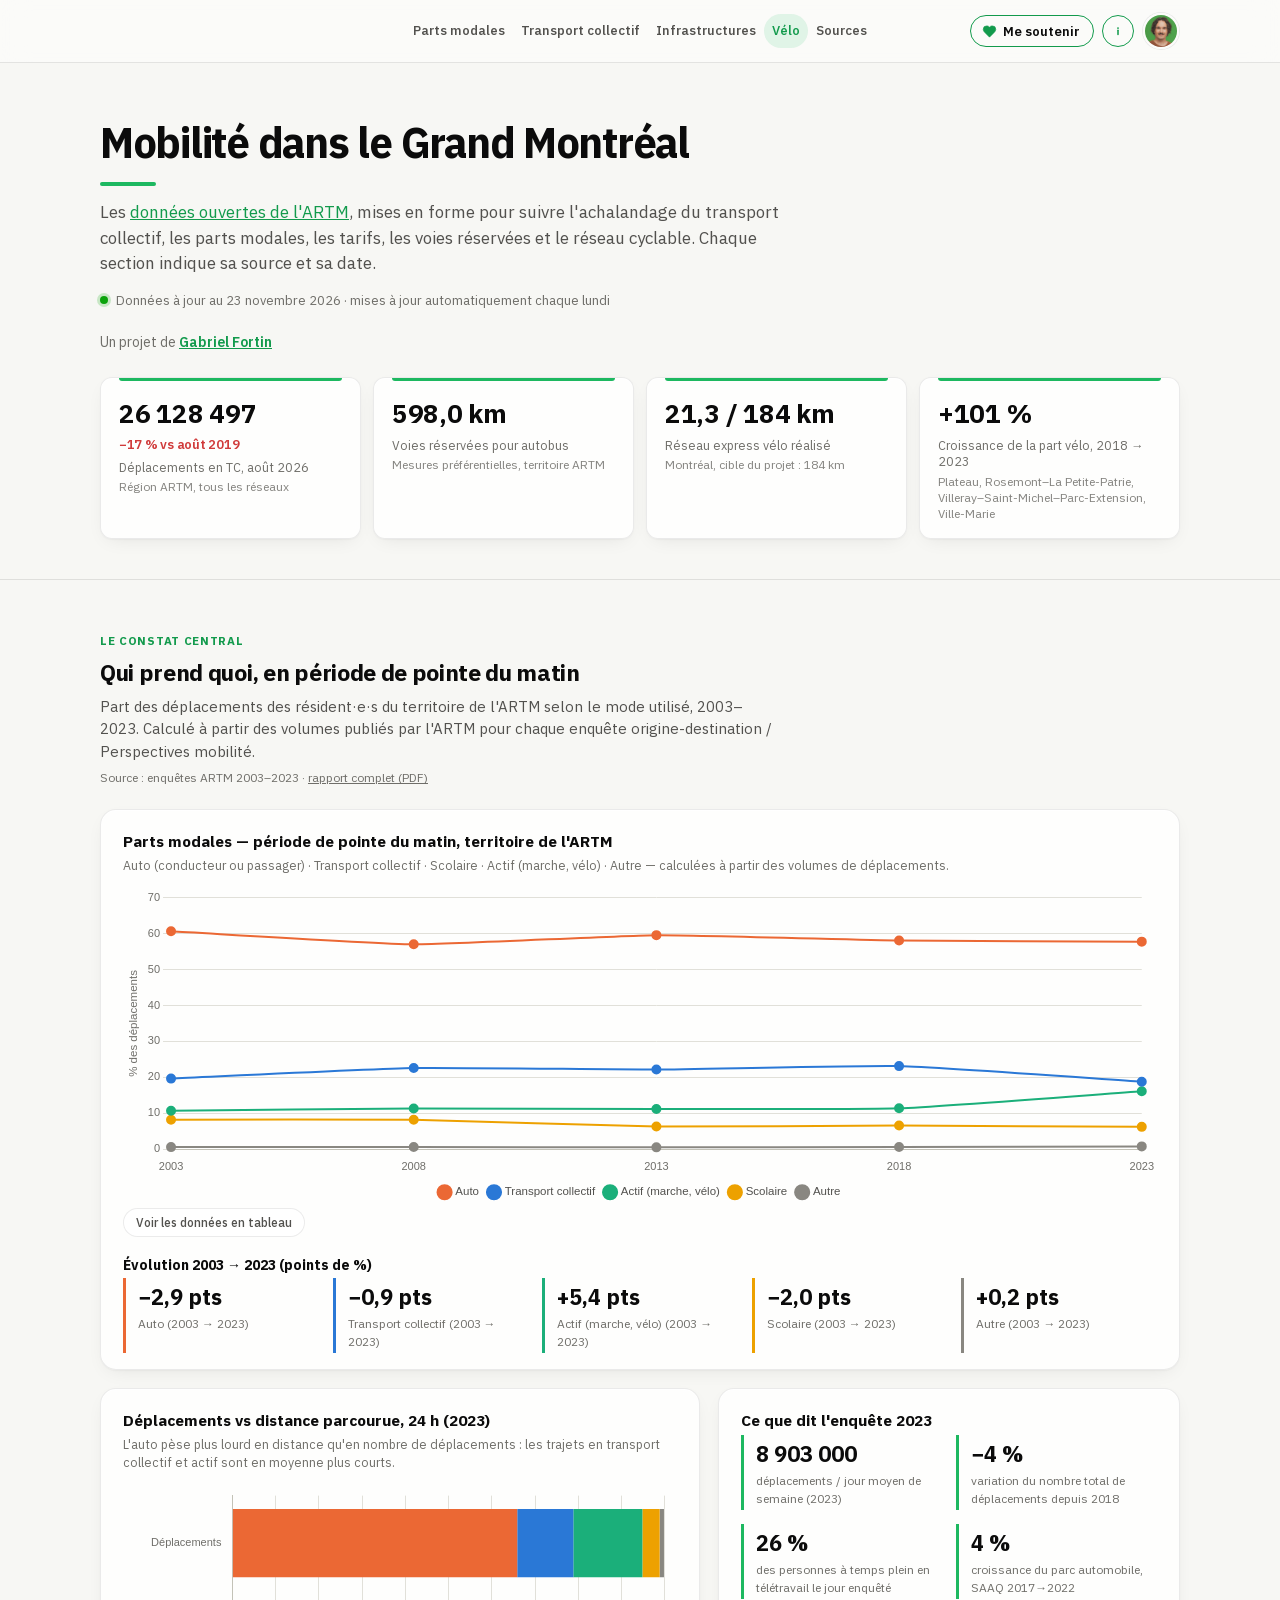
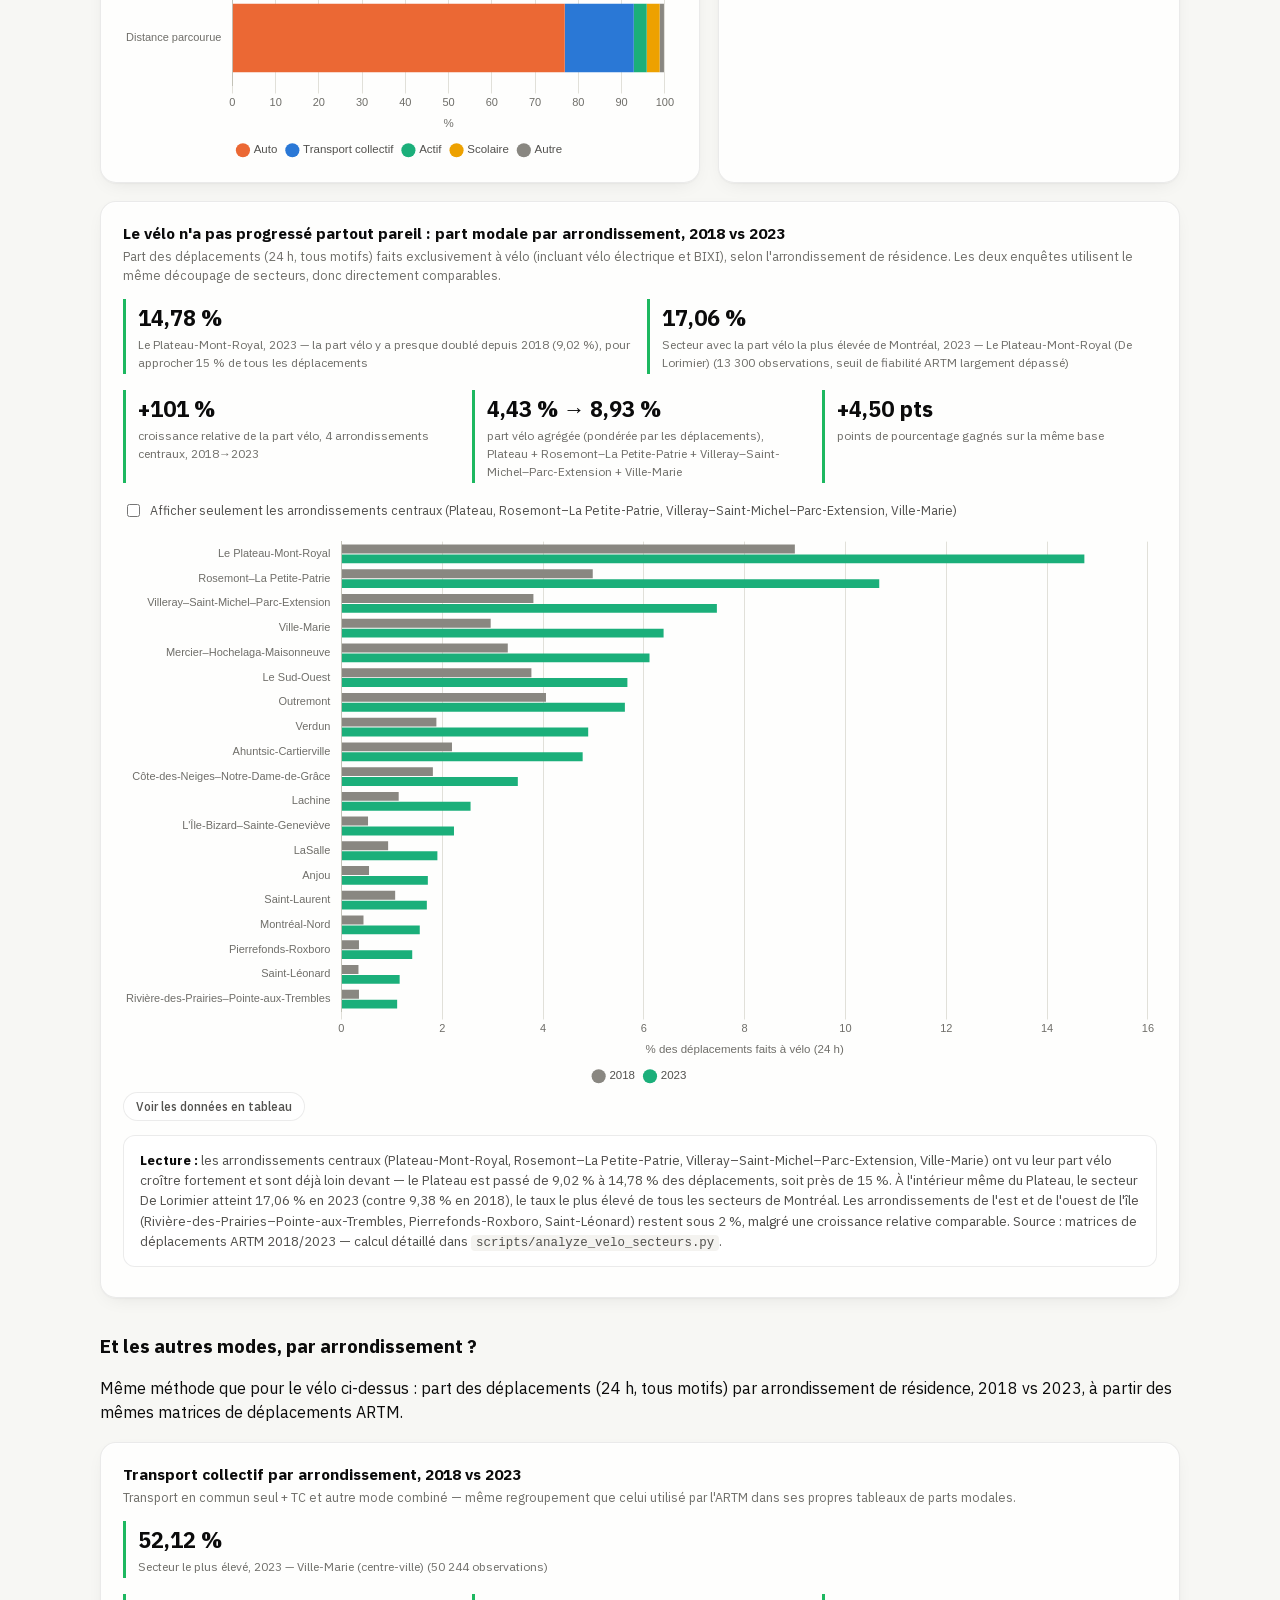
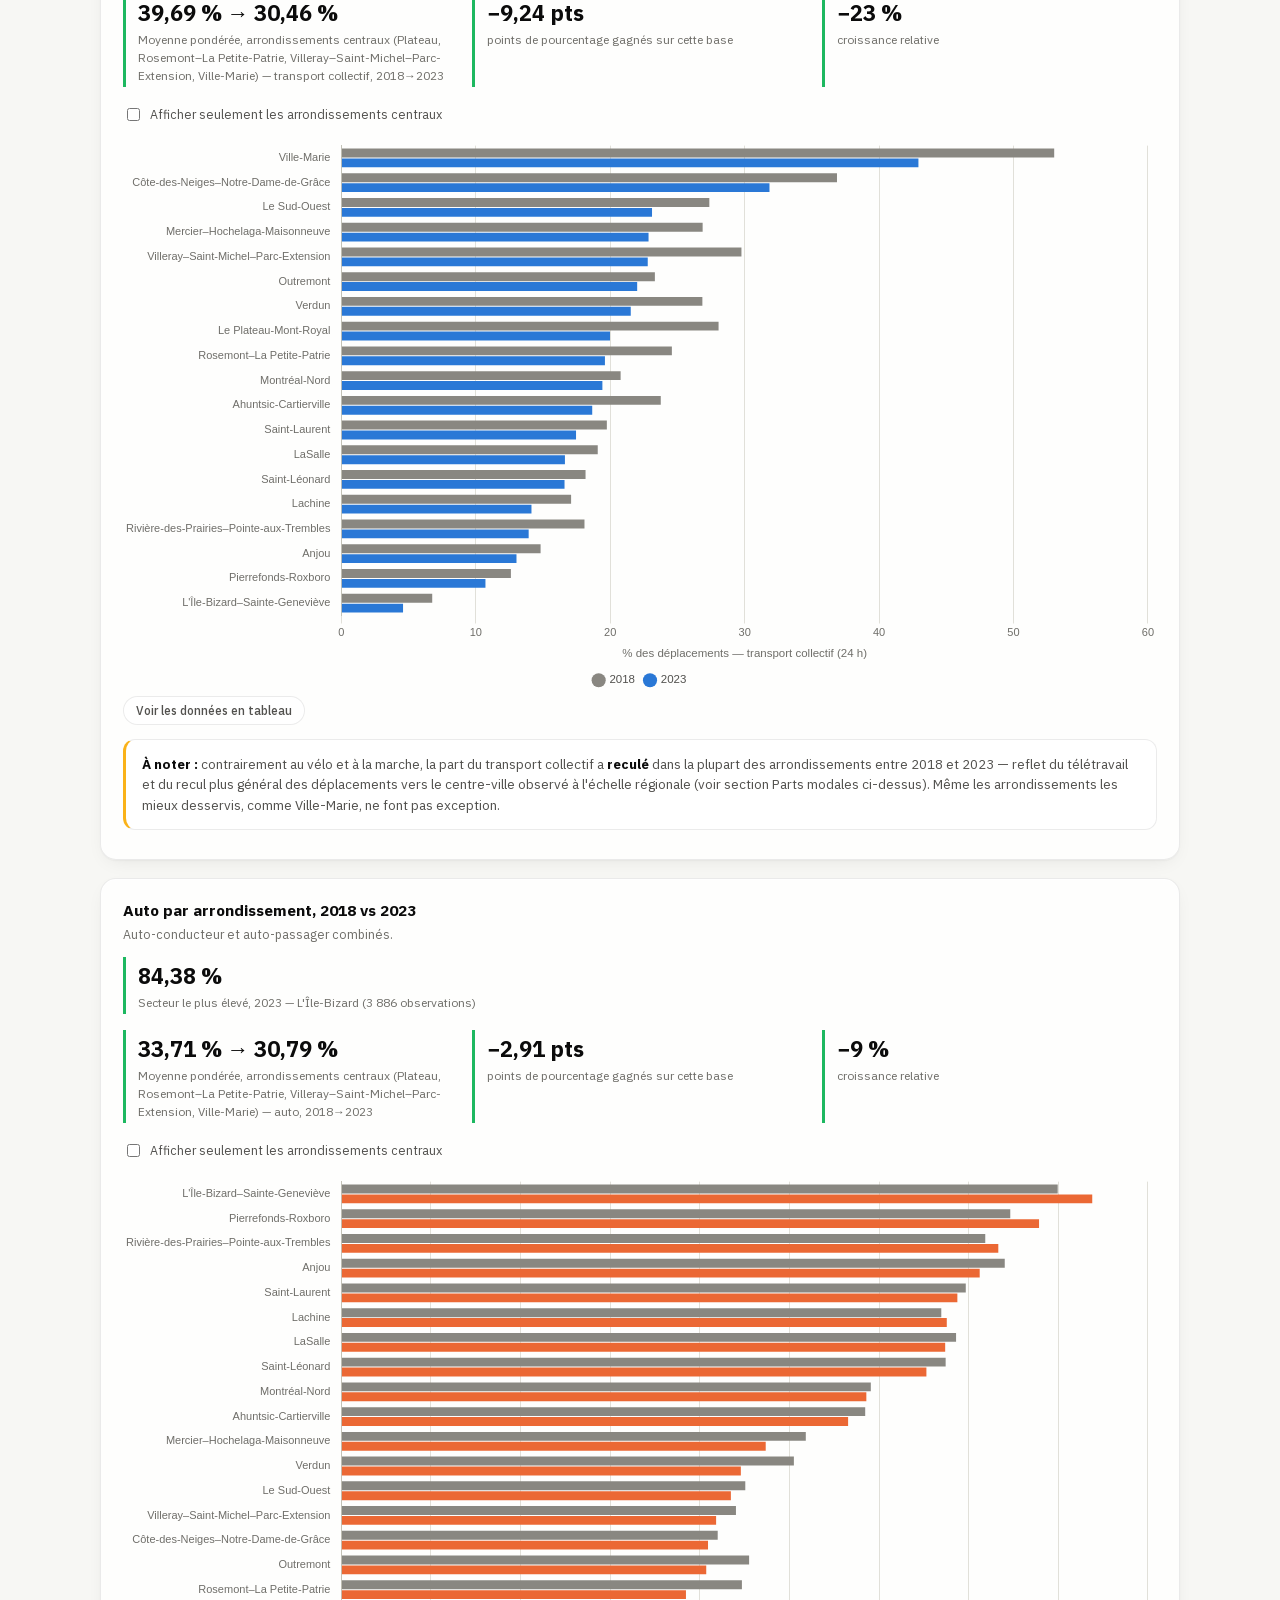
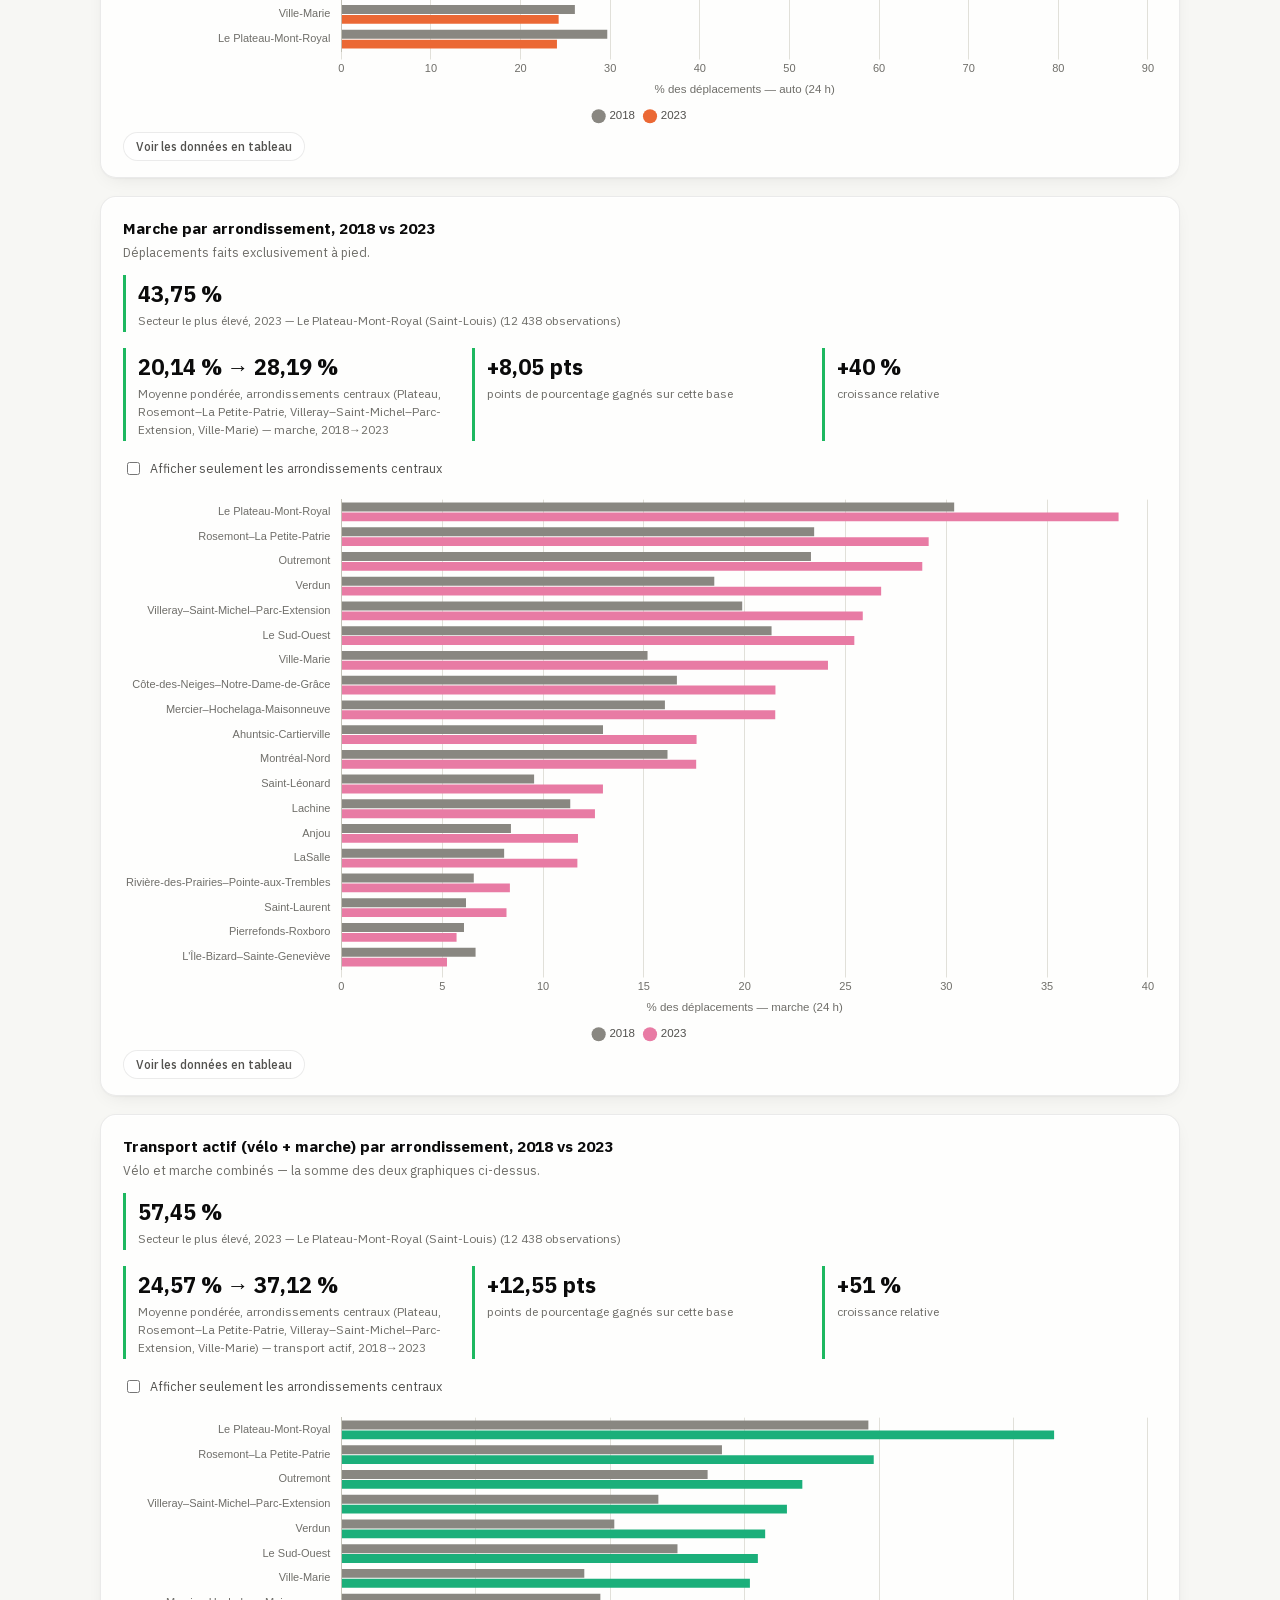
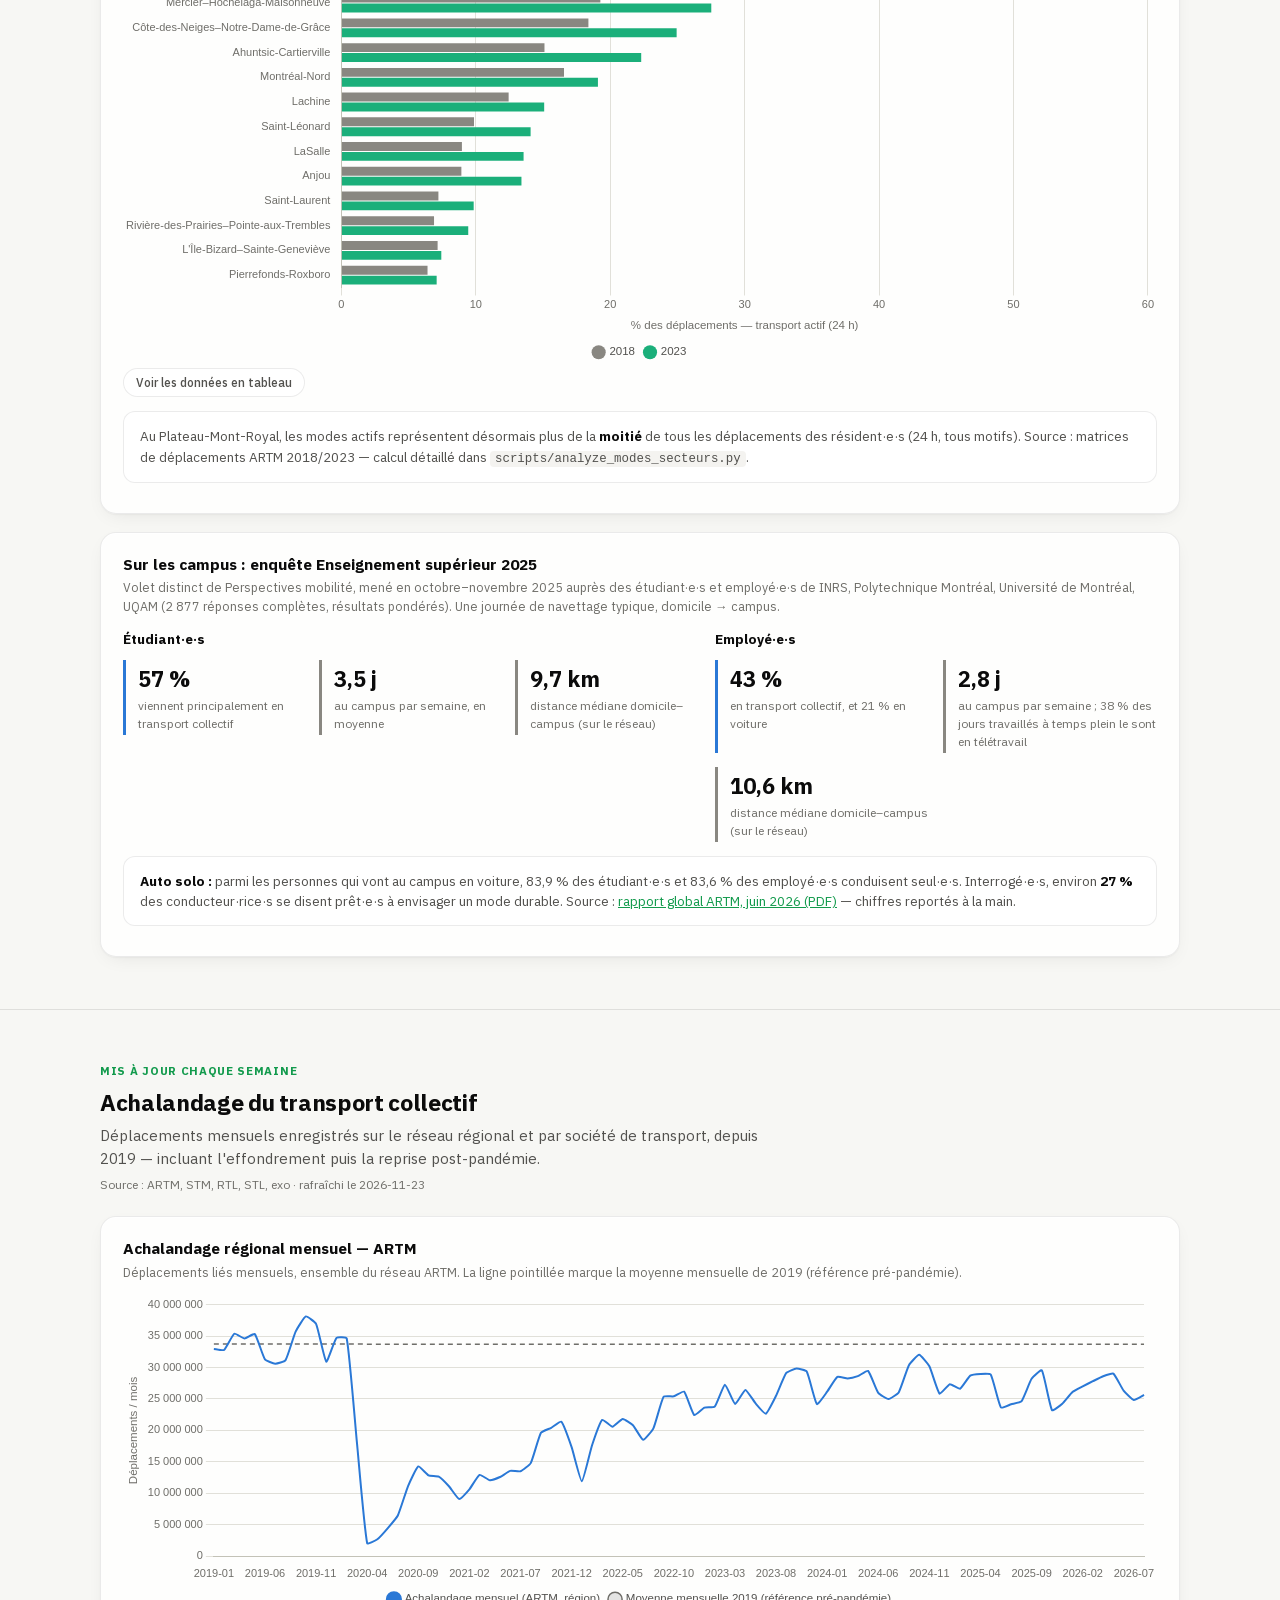
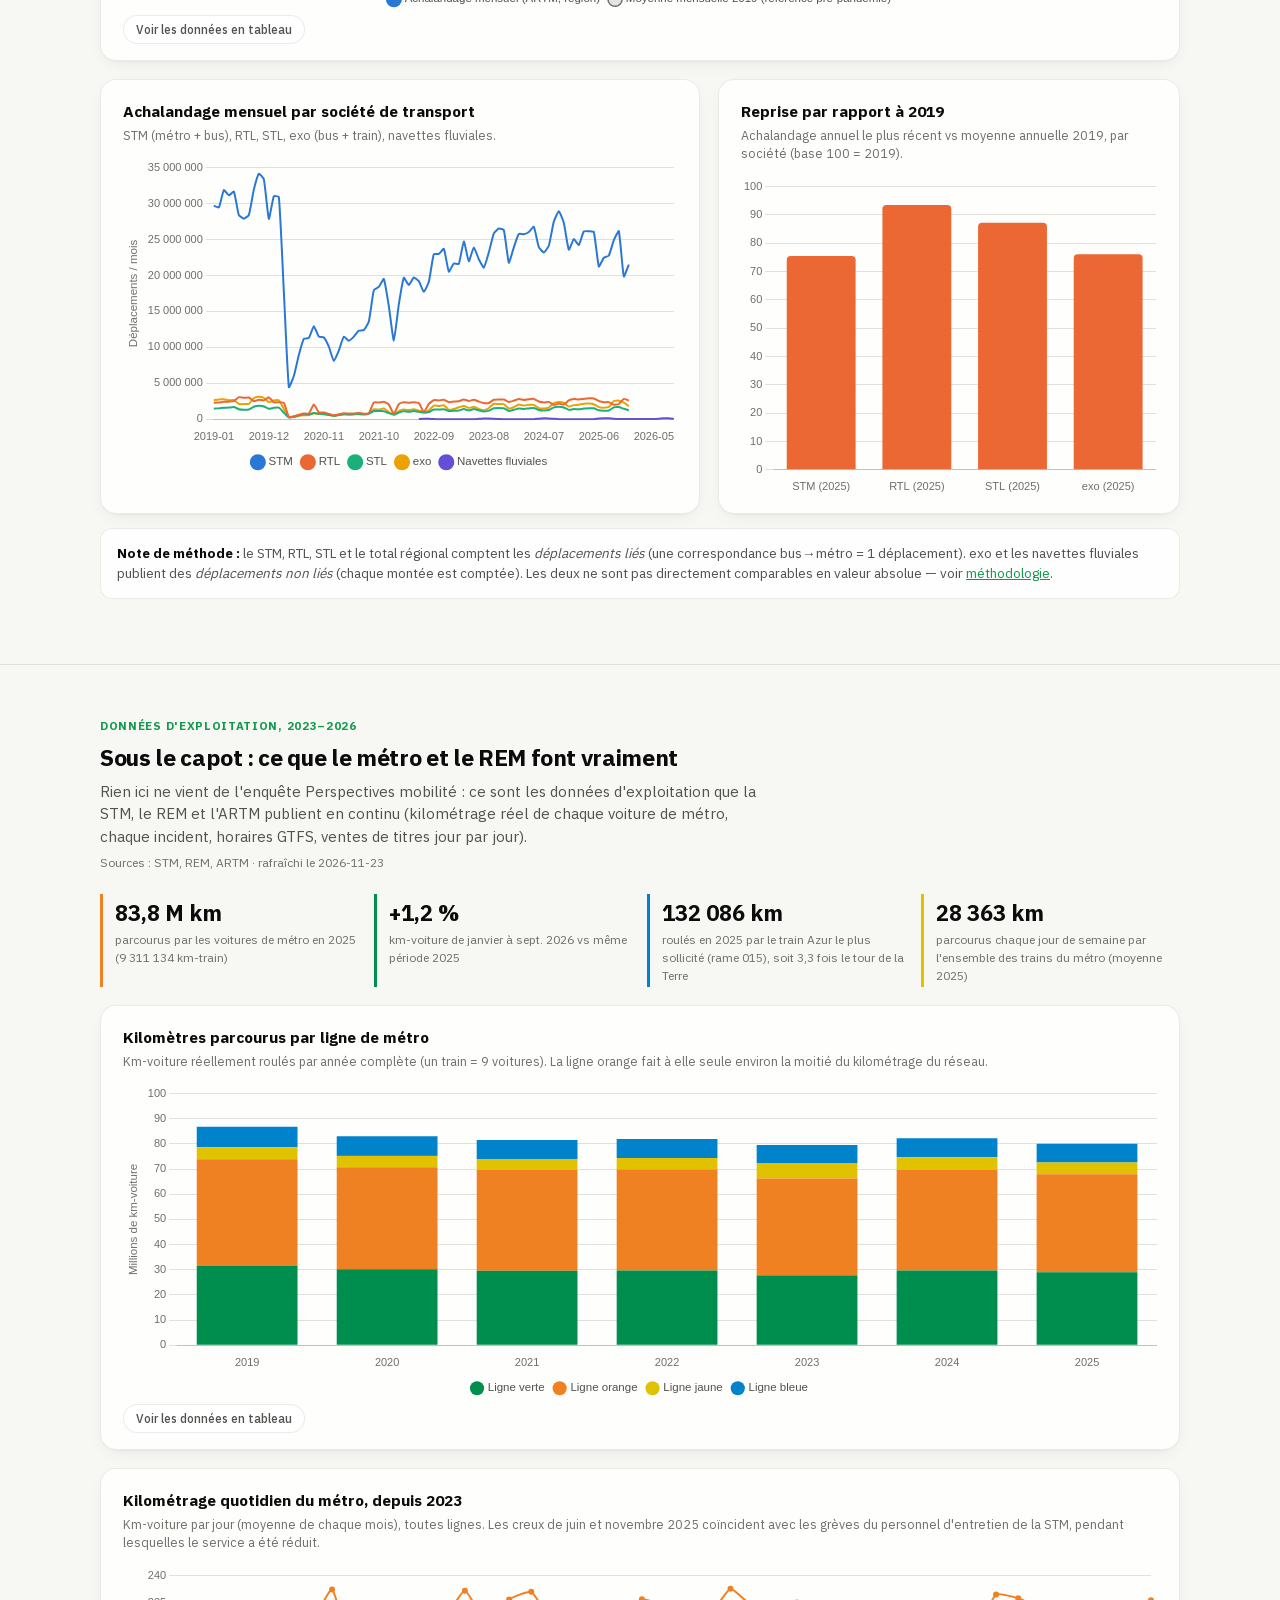
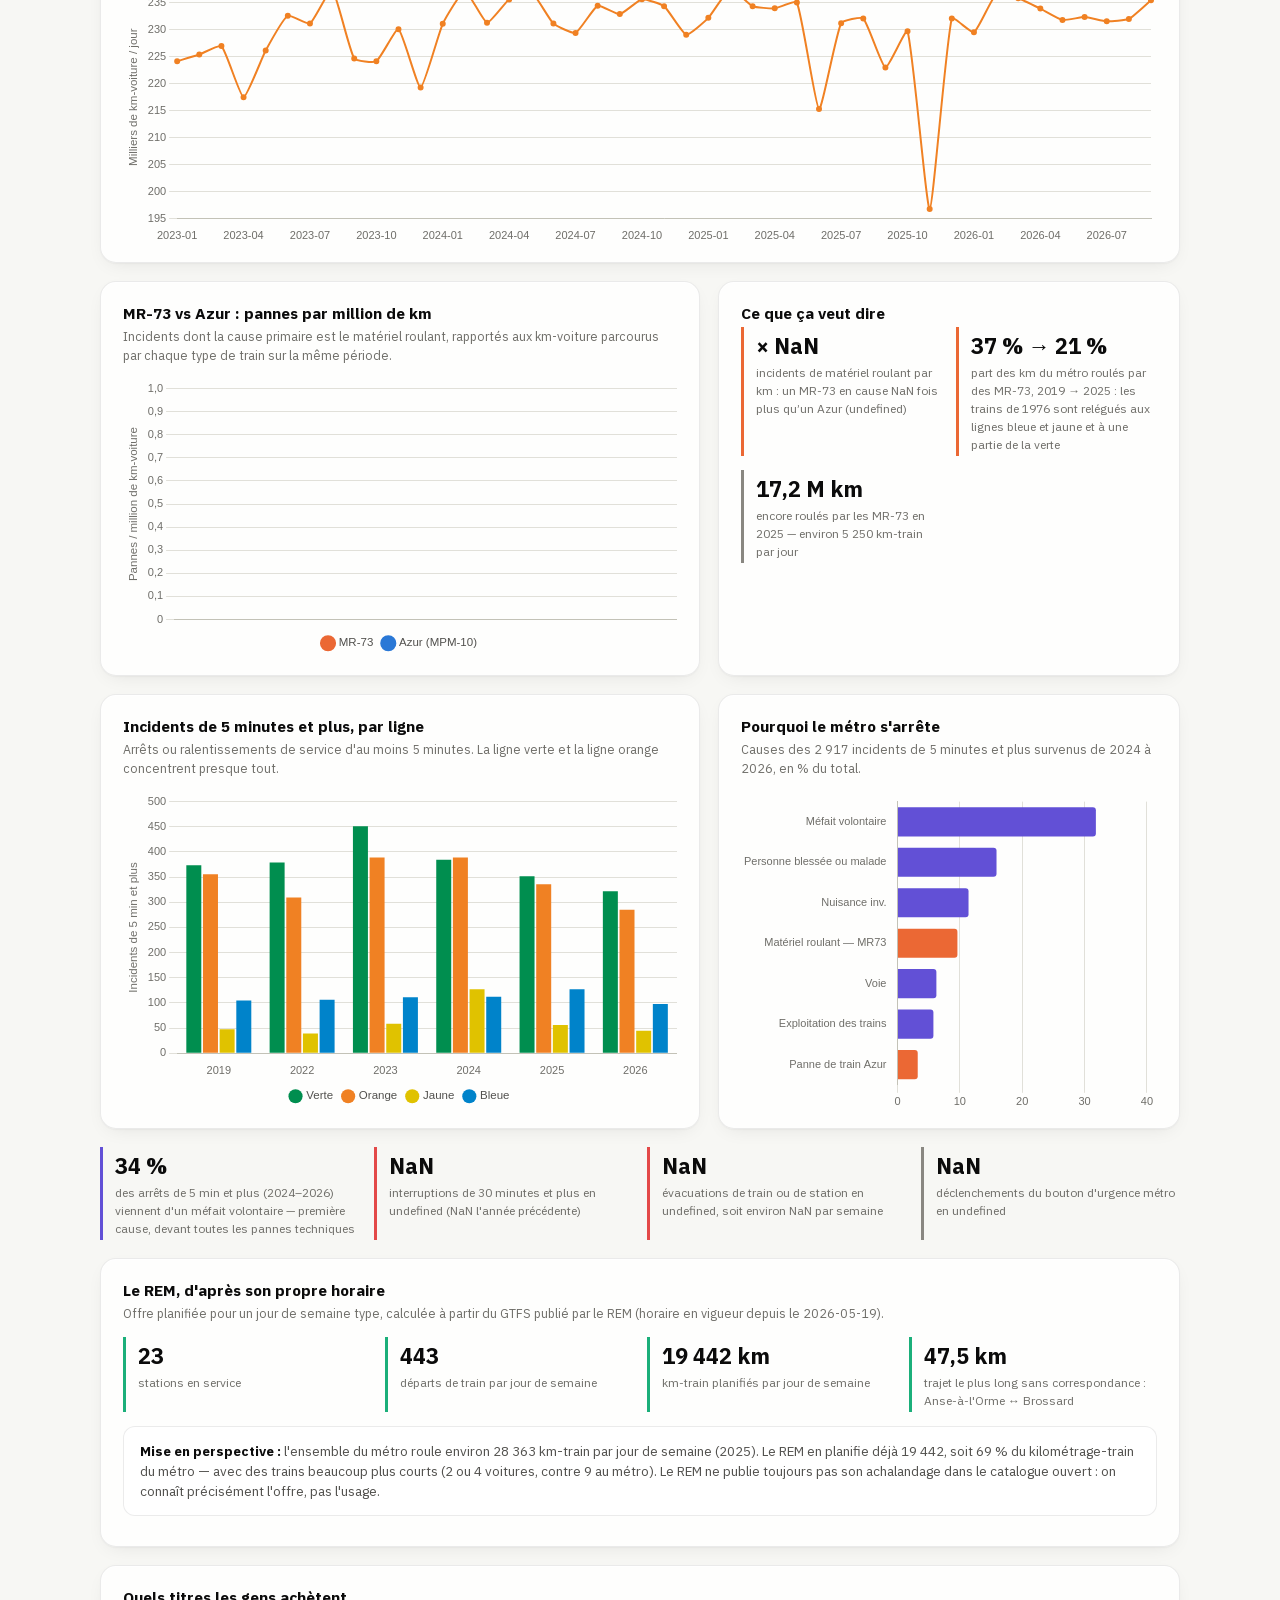
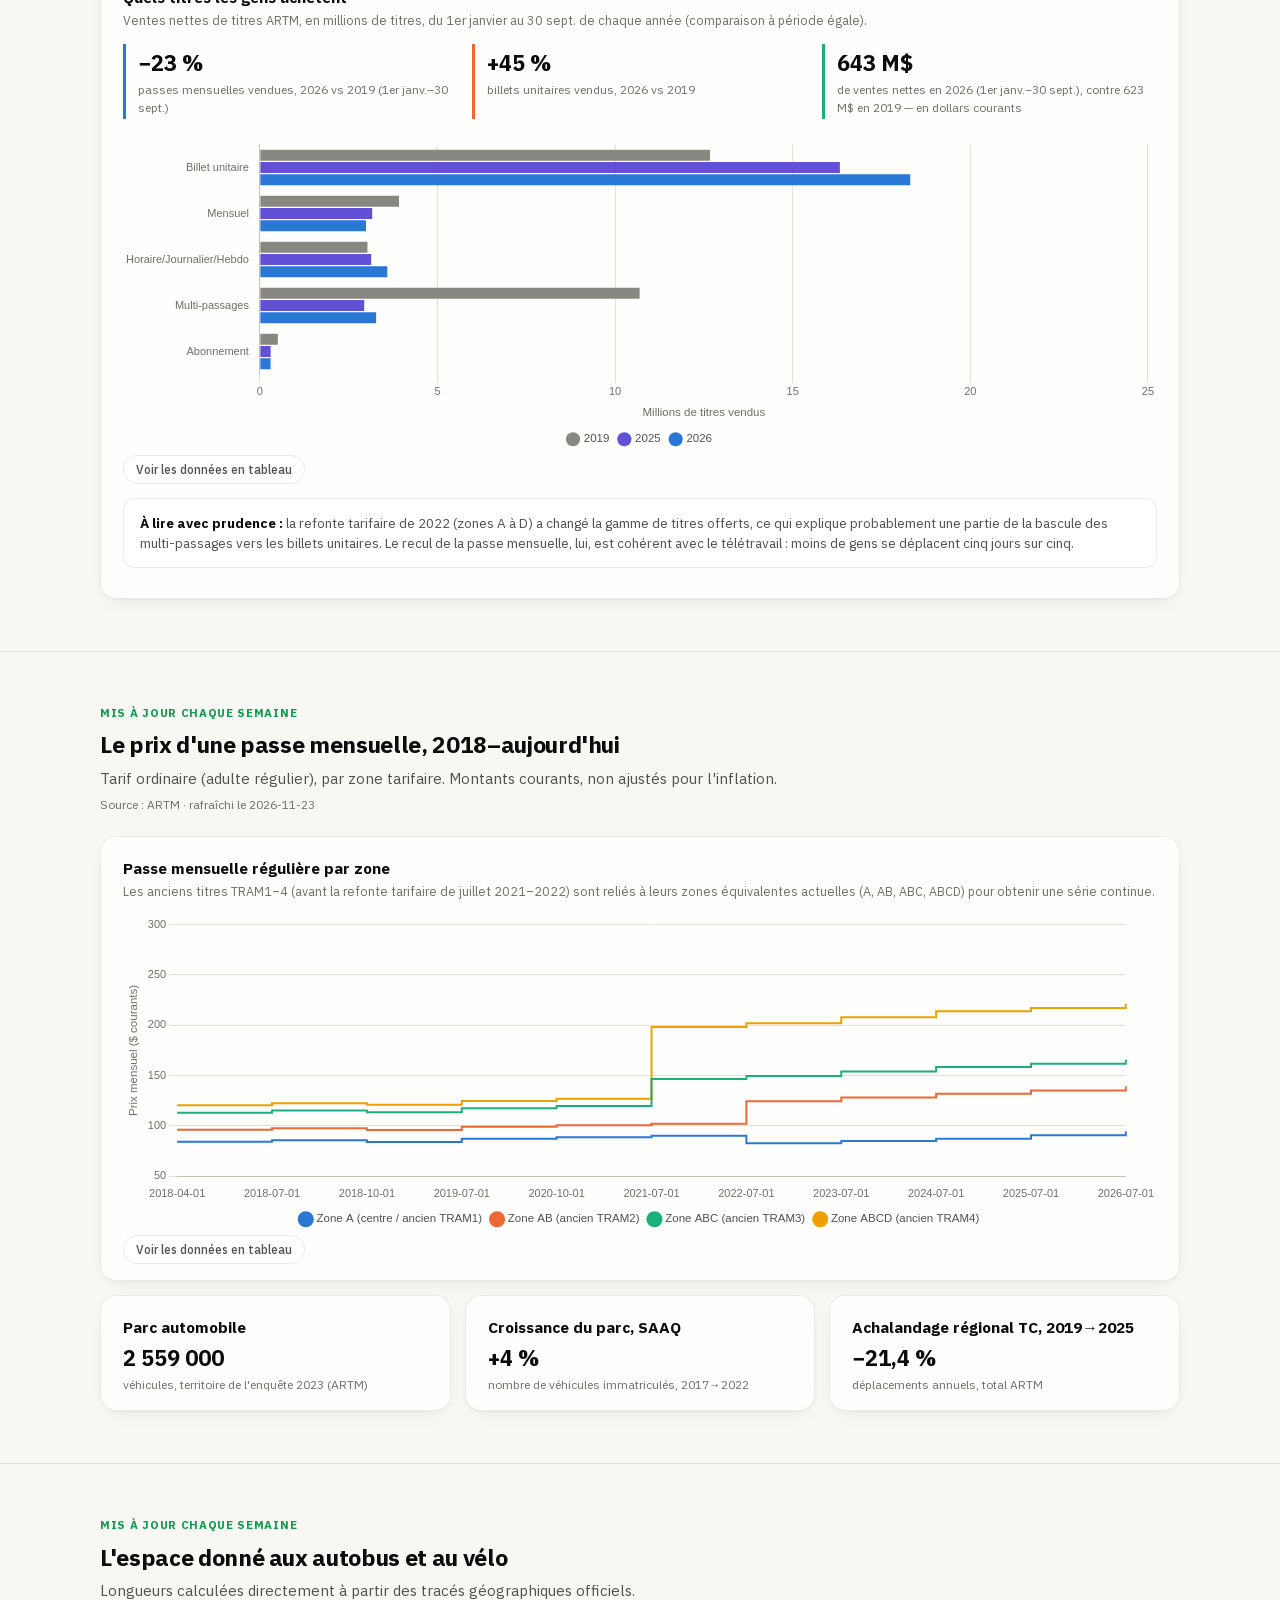
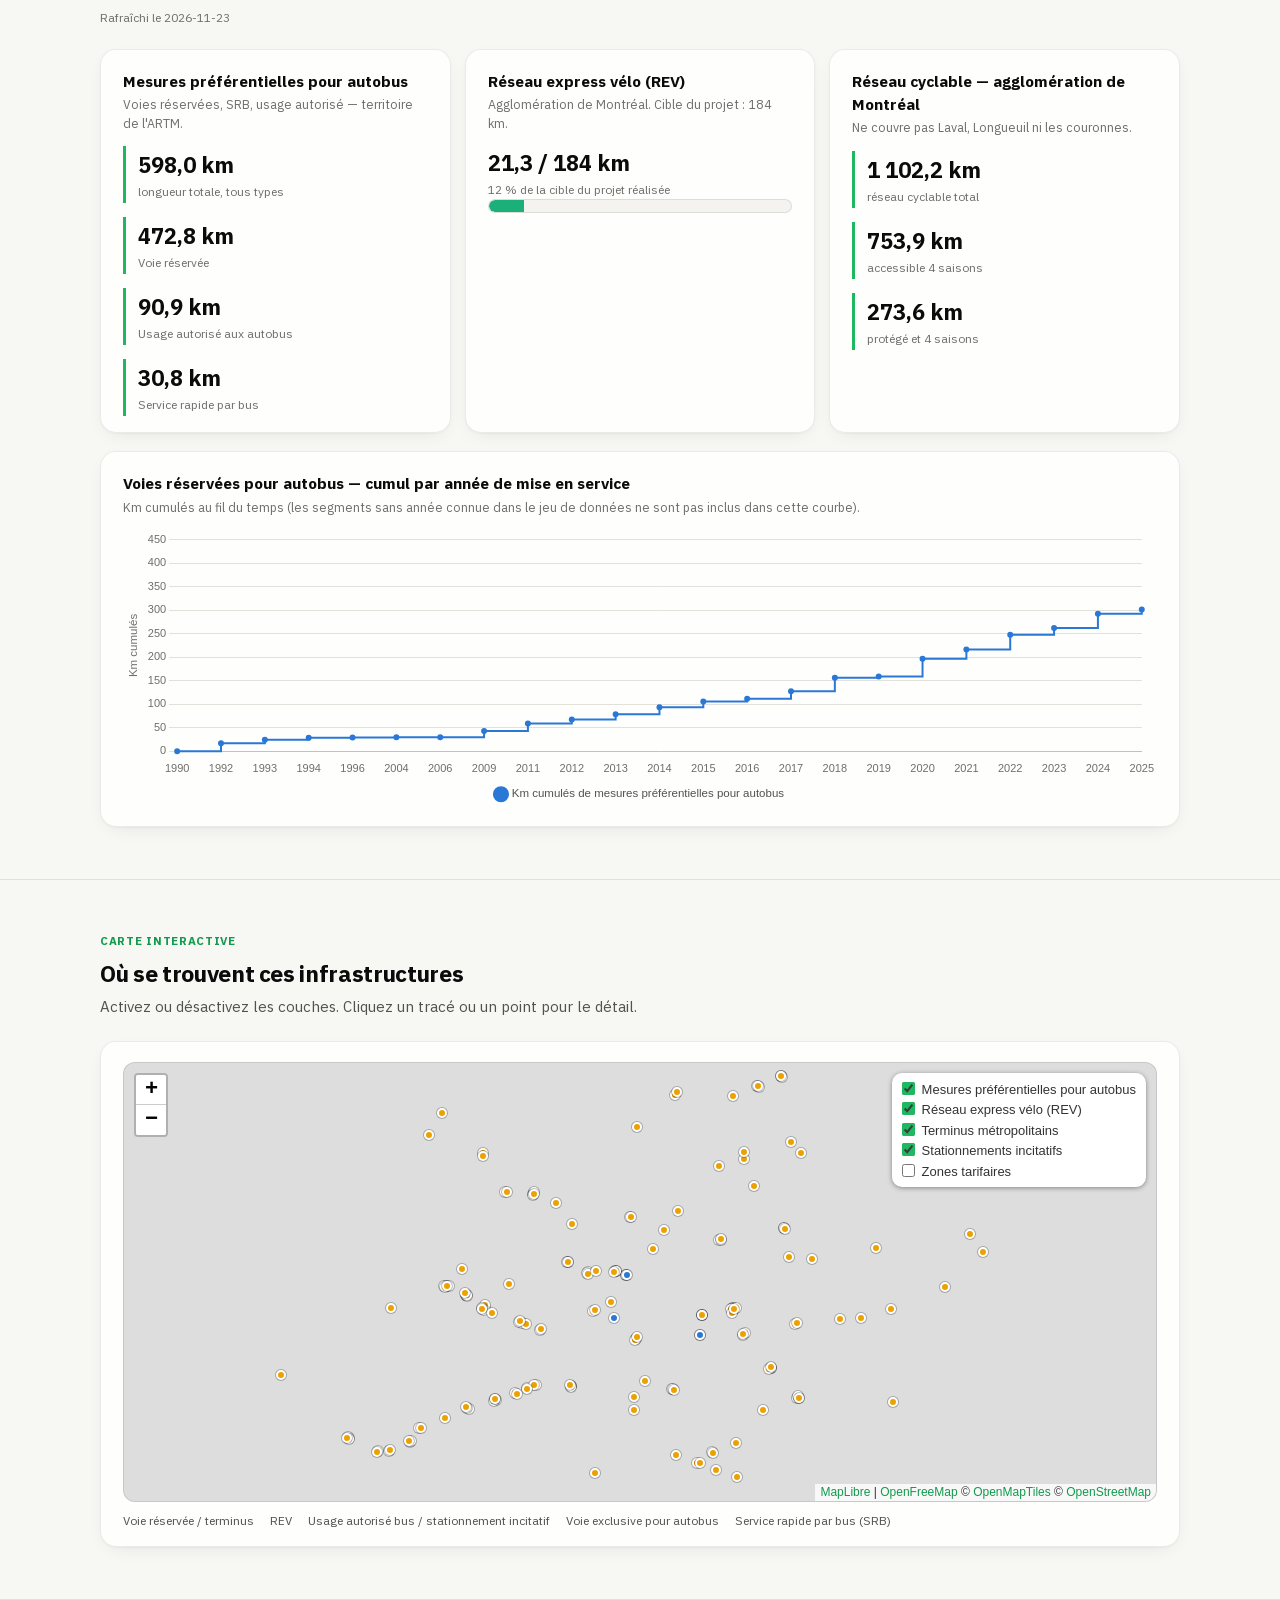
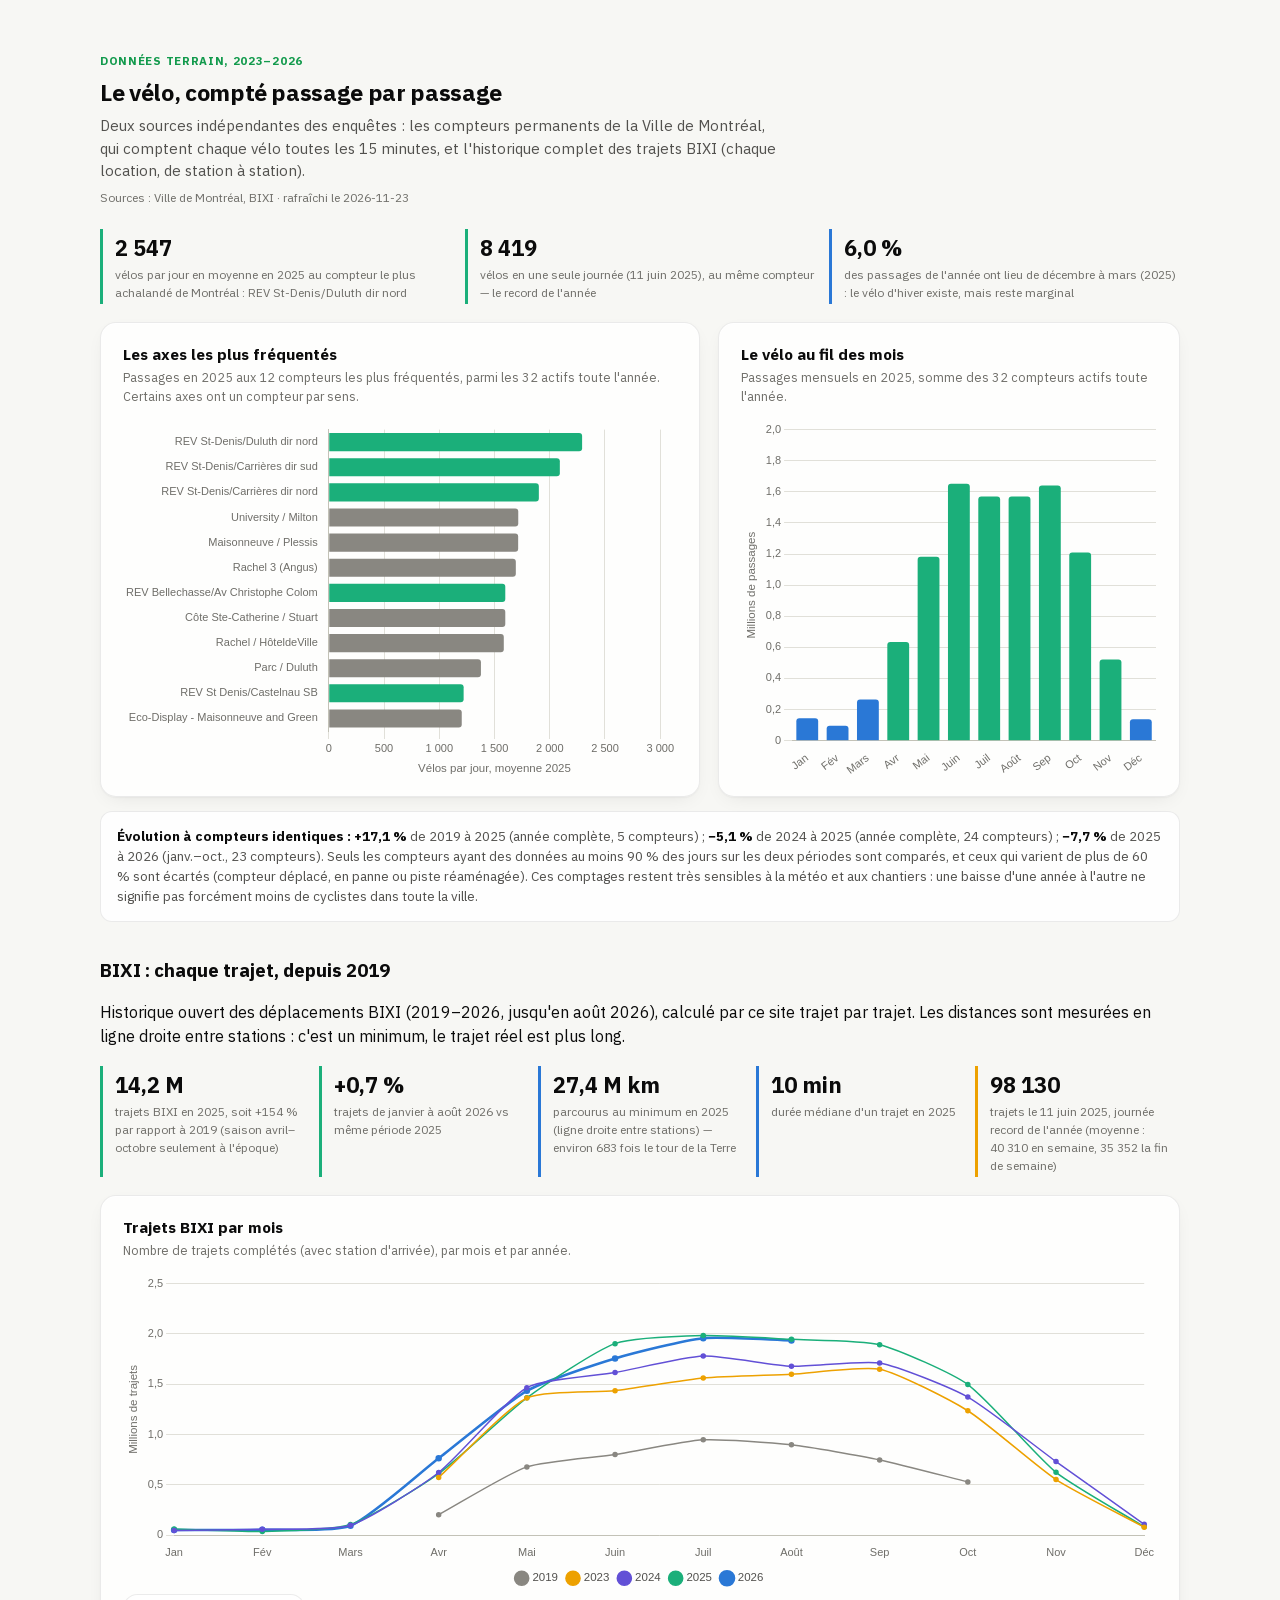
<file: index.html>
<!doctype html>
<html lang="fr">
<head>
<meta charset="utf-8" />
<meta name="viewport" content="width=device-width, initial-scale=1" />
<title>Mobilité Montréal — tableau de bord des données ARTM</title>
<meta name="description" content="Tableau de bord indépendant construit à partir des données ouvertes de l'ARTM : achalandage du transport collectif, parts modales, tarifs, infrastructures cyclables et voies réservées pour autobus dans la région métropolitaine de Montréal." />
<link rel="canonical" href="https://artm.gabfortin.com/" />
<meta property="og:type" content="website" />
<meta property="og:site_name" content="Gabriel Fortin" />
<meta property="og:title" content="Mobilité Montréal — tableau de bord des données ARTM" />
<meta property="og:description" content="Tableau de bord indépendant construit à partir des données ouvertes de l'ARTM : achalandage du transport collectif, parts modales, tarifs, infrastructures cyclables et voies réservées pour autobus dans la région métropolitaine de Montréal." />
<meta property="og:url" content="https://artm.gabfortin.com/" />
<meta property="og:image" content="https://artm.gabfortin.com/img/apercu.jpg" />
<meta property="og:image:width" content="1200" />
<meta property="og:image:height" content="630" />
<meta property="og:image:alt" content="Mobilité Montréal : achalandage du transport collectif, voies réservées et réseau cyclable" />
<meta property="og:locale" content="fr_CA" />
<meta name="twitter:card" content="summary_large_image" />
<meta name="twitter:title" content="Mobilité Montréal — tableau de bord des données ARTM" />
<meta name="twitter:description" content="Tableau de bord indépendant construit à partir des données ouvertes de l'ARTM : achalandage du transport collectif, parts modales, tarifs, infrastructures cyclables et voies réservées pour autobus dans la région métropolitaine de Montréal." />
<meta name="twitter:image" content="https://artm.gabfortin.com/img/apercu.jpg" />
<script type="application/ld+json">
{
  "@context": "https://schema.org",
  "@type": "Dataset",
  "name": "Mobilité Montréal — tableau de bord des données ARTM",
  "description": "Tableau de bord indépendant construit à partir des données ouvertes de l'ARTM : achalandage du transport collectif, parts modales, tarifs, infrastructures cyclables et voies réservées pour autobus dans la région métropolitaine de Montréal.",
  "url": "https://artm.gabfortin.com/",
  "image": "https://artm.gabfortin.com/img/apercu.jpg",
  "inLanguage": "fr-CA",
  "spatialCoverage": { "@type": "Place", "name": "Région métropolitaine de Montréal, Québec" },
  "author": { "@type": "Person", "@id": "https://gabfortin.com/#gabriel-fortin", "name": "Gabriel Fortin", "url": "https://gabfortin.com" },
  "isBasedOn": "https://donnees.artm.quebec"
}
</script>
<link rel="icon" type="image/svg+xml" href="favicon.svg" />
<link rel="icon" type="image/png" href="favicon.png" />
<link rel="apple-touch-icon" href="apple-touch-icon.png" />

<!-- Composant de carte commun (API de Leaflet dessinée par MapLibre, fond OpenFreeMap), hébergé dans le dépôt -->
<link rel="stylesheet" href="vendor/carte/maplibre-gl.css?v=1.5.2" />
<link rel="stylesheet" href="vendor/carte/carte.css?v=1.5.2" />
<link rel="stylesheet" href="css/style-d.css?v=1.5.2" />
<link rel="stylesheet" href="css/style.css?v=1.5.2" />
<link rel="stylesheet" href="css/chargement.css?v=1.5.2" />
<link rel="stylesheet" href="css/chargement-metro.css?v=1.5.2" />
<link rel="stylesheet" href="css/hybride.css?v=1.5.2" />
<script>window.goatcounter = {path: function(p) { return location.host + p }}</script>
<script data-goatcounter="https://gabfortin.goatcounter.com/count" async src="//gc.zgo.at/count.js"></script>
</head>
<body>
<a class="skip-link" href="#principal">Aller au contenu principal</a>

<header class="site-header">
  <div class="wrap">
    <a class="brand" href="#principal" aria-label="Mobilité Montréal"><span class="brand-texte">Mobilité Montréal</span></a>
    <nav class="main-nav" aria-label="Navigation principale">
      <a href="#parts-modales">Parts modales</a>
      <a href="#achalandage">Transport collectif</a>
      <a href="#infrastructure">Infrastructures</a>
      <a href="#velo">Vélo</a>
      <a href="#methodologie">Sources</a>
    </nav>
    <div class="topbar-droite">
      <button type="button" class="gf-info-btn" id="gfInfoBtn" aria-label="À propos de ce site" aria-haspopup="dialog" aria-controls="gfInfoOverlay" title="À propos">
        <svg viewBox="0 0 24 24" fill="none" aria-hidden="true"><circle cx="12" cy="7.6" r="1.4" fill="currentColor"/><path d="M12 11v6.2" stroke="currentColor" stroke-width="2.3" stroke-linecap="round"/></svg>
      </button>
      <script src="js/don.js?v=1.5.2"></script>
      <a class="topbar-profile" href="https://gabfortin.com" target="_blank" rel="noopener" title="gabfortin.com">
        <span class="topbar-profile-name">gabfortin.com</span>
        <img src="img/gabriel-fortin.jpg" alt="Gabriel Fortin" width="32" height="32">
      </a>
    </div>
  </div>
</header>
<script src="js/titre-barre.js?v=1.5.2"></script>

<main id="principal">

  <section class="hero">
    <div class="wrap">
      <h1>Mobilité dans le Grand Montréal</h1>
      <p class="lede">
        Les <a href="https://donnees.artm.quebec" target="_blank" rel="noopener">données ouvertes de l'ARTM</a>, mises en forme pour suivre
        l'achalandage du transport collectif, les parts modales, les tarifs, les voies réservées et le réseau cyclable.
        Chaque section indique sa source et sa date.
      </p>
      <p class="freshness" id="hero-freshness" hidden></p>
      <p class="byline">Un projet de <a href="https://gabfortin.com" target="_blank" rel="noopener">Gabriel Fortin</a></p>
      <div class="kpi-grid" id="kpi-grid">
        <div class="kpi-card"><div class="kpi-value">…</div><div class="kpi-label">Chargement…</div></div>
      </div>
    </div>
  </section>

  <section class="panel" id="parts-modales">
    <div class="wrap">
      <div class="section-head">
        <div>
          <p class="eyebrow">Le constat central</p>
          <h2>Qui prend quoi, en période de pointe du matin</h2>
          <p class="section-intro">Part des déplacements des résident·e·s du territoire de l'ARTM selon le mode utilisé, 2003–2023.
          Calculé à partir des volumes publiés par l'ARTM pour chaque enquête origine-destination / Perspectives mobilité.</p>
        </div>
        <span class="source-tag">Source : enquêtes ARTM 2003–2023 · <a href="https://www.artm.quebec/wp-content/uploads/2024/10/ARTM_Enquete2023_Faits_Saillants.pdf" target="_blank" rel="noopener">rapport complet (PDF)</a></span>
      </div>

      <div class="card">
        <h3>Parts modales — période de pointe du matin, territoire de l'ARTM</h3>
        <p class="chart-caption">Auto (conducteur ou passager) · Transport collectif · Scolaire · Actif (marche, vélo) · Autre — calculées à partir des volumes de déplacements.</p>
        <div class="chart-box h-320"><canvas id="chart-parts-modales"></canvas></div>
        <button class="table-toggle" data-table-target="table-parts-modales">Voir les données en tableau</button>
        <div class="data-table-wrap" id="table-parts-modales"></div>
        <h3 style="margin-top:18px; font-size:14px">Évolution 2003 → 2023 (points de %)</h3>
        <div class="stat-strip" id="stat-parts-modales-delta"></div>
      </div>

      <div class="grid-2" style="margin-top:18px">
        <div class="card">
          <h3>Déplacements vs distance parcourue, 24 h (2023)</h3>
          <p class="chart-caption">L'auto pèse plus lourd en distance qu'en nombre de déplacements : les trajets en transport collectif et actif sont en moyenne plus courts.</p>
          <div class="chart-box h-280"><canvas id="chart-trips-vs-distance"></canvas></div>
        </div>
        <div class="card">
          <h3>Ce que dit l'enquête 2023</h3>
          <div class="stat-strip" id="faits-saillants-2023"></div>
        </div>
      </div>

      <div class="card" style="margin-top:18px">
        <h3>Le vélo n'a pas progressé partout pareil : part modale par arrondissement, 2018 vs 2023</h3>
        <p class="chart-caption">Part des déplacements (24 h, tous motifs) faits exclusivement à vélo (incluant vélo électrique et BIXI), selon l'arrondissement de résidence. Les deux enquêtes utilisent le même découpage de secteurs, donc directement comparables.</p>
        <div class="stat-strip" id="stat-velo-highlights" style="margin-bottom:16px"></div>
        <div class="stat-strip" id="stat-velo-centraux" style="margin-bottom:16px"></div>
        <label class="central-toggle"><input type="checkbox" id="toggle-central-velo"> Afficher seulement les arrondissements centraux (Plateau, Rosemont–La Petite-Patrie, Villeray–Saint-Michel–Parc-Extension, Ville-Marie)</label>
        <div class="chart-box h-boroughs" id="chart-velo-secteurs-box"><canvas id="chart-velo-secteurs"></canvas></div>
        <button class="table-toggle" data-table-target="table-velo-secteurs">Voir les données en tableau</button>
        <div class="data-table-wrap" id="table-velo-secteurs"></div>
        <p class="callout" style="margin-top:14px">
          <strong>Lecture :</strong> les arrondissements centraux (Plateau-Mont-Royal, Rosemont–La Petite-Patrie,
          Villeray–Saint-Michel–Parc-Extension, Ville-Marie) ont vu leur part vélo croître fortement et sont déjà
          loin devant — le Plateau est passé de 9,02 % à 14,78 % des déplacements, soit près de 15 %.
          À l'intérieur même du Plateau, le secteur De Lorimier atteint 17,06 % en 2023 (contre 9,38 % en
          2018), le taux le plus élevé de tous les secteurs de Montréal. Les arrondissements
          de l'est et de l'ouest de l'île (Rivière-des-Prairies–Pointe-aux-Trembles, Pierrefonds-Roxboro,
          Saint-Léonard) restent sous 2 %, malgré une croissance relative comparable. Source : matrices de
          déplacements ARTM 2018/2023 — calcul détaillé dans <code class="inline">scripts/analyze_velo_secteurs.py</code>.
        </p>
      </div>

      <h3 style="margin-top:34px; margin-bottom:4px">Et les autres modes, par arrondissement ?</h3>
      <p class="section-intro" style="margin-bottom:18px">Même méthode que pour le vélo ci-dessus : part des déplacements (24 h, tous motifs) par arrondissement de résidence, 2018 vs 2023, à partir des mêmes matrices de déplacements ARTM.</p>

      <div class="card">
        <h3>Transport collectif par arrondissement, 2018 vs 2023</h3>
        <p class="chart-caption">Transport en commun seul + TC et autre mode combiné — même regroupement que celui utilisé par l'ARTM dans ses propres tableaux de parts modales.</p>
        <div class="stat-strip" id="stat-tc-top" style="margin-bottom:16px"></div>
        <div class="stat-strip" id="stat-tc-centraux" style="margin-bottom:16px"></div>
        <label class="central-toggle"><input type="checkbox" id="toggle-central-tc"> Afficher seulement les arrondissements centraux</label>
        <div class="chart-box h-boroughs"><canvas id="chart-tc-secteurs"></canvas></div>
        <button class="table-toggle" data-table-target="table-tc-secteurs">Voir les données en tableau</button>
        <div class="data-table-wrap" id="table-tc-secteurs"></div>
        <p class="callout gap" style="margin-top:14px">
          <strong>À noter :</strong> contrairement au vélo et à la marche, la part du transport collectif a
          <strong>reculé</strong> dans la plupart des arrondissements entre 2018 et 2023 — reflet du télétravail
          et du recul plus général des déplacements vers le centre-ville observé à l'échelle régionale (voir
          section Parts modales ci-dessus). Même les arrondissements les mieux desservis, comme Ville-Marie,
          ne font pas exception.
        </p>
      </div>

      <div class="card" style="margin-top:18px">
        <h3>Auto par arrondissement, 2018 vs 2023</h3>
        <p class="chart-caption">Auto-conducteur et auto-passager combinés.</p>
        <div class="stat-strip" id="stat-auto-top" style="margin-bottom:16px"></div>
        <div class="stat-strip" id="stat-auto-centraux" style="margin-bottom:16px"></div>
        <label class="central-toggle"><input type="checkbox" id="toggle-central-auto"> Afficher seulement les arrondissements centraux</label>
        <div class="chart-box h-boroughs"><canvas id="chart-auto-secteurs"></canvas></div>
        <button class="table-toggle" data-table-target="table-auto-secteurs">Voir les données en tableau</button>
        <div class="data-table-wrap" id="table-auto-secteurs"></div>
      </div>

      <div class="card" style="margin-top:18px">
        <h3>Marche par arrondissement, 2018 vs 2023</h3>
        <p class="chart-caption">Déplacements faits exclusivement à pied.</p>
        <div class="stat-strip" id="stat-marche-top" style="margin-bottom:16px"></div>
        <div class="stat-strip" id="stat-marche-centraux" style="margin-bottom:16px"></div>
        <label class="central-toggle"><input type="checkbox" id="toggle-central-marche"> Afficher seulement les arrondissements centraux</label>
        <div class="chart-box h-boroughs"><canvas id="chart-marche-secteurs"></canvas></div>
        <button class="table-toggle" data-table-target="table-marche-secteurs">Voir les données en tableau</button>
        <div class="data-table-wrap" id="table-marche-secteurs"></div>
      </div>

      <div class="card" style="margin-top:18px">
        <h3>Transport actif (vélo + marche) par arrondissement, 2018 vs 2023</h3>
        <p class="chart-caption">Vélo et marche combinés — la somme des deux graphiques ci-dessus.</p>
        <div class="stat-strip" id="stat-actif-top" style="margin-bottom:16px"></div>
        <div class="stat-strip" id="stat-actif-centraux" style="margin-bottom:16px"></div>
        <label class="central-toggle"><input type="checkbox" id="toggle-central-actif"> Afficher seulement les arrondissements centraux</label>
        <div class="chart-box h-boroughs"><canvas id="chart-actif-secteurs"></canvas></div>
        <button class="table-toggle" data-table-target="table-actif-secteurs">Voir les données en tableau</button>
        <div class="data-table-wrap" id="table-actif-secteurs"></div>
        <p class="callout" style="margin-top:14px">
          Au Plateau-Mont-Royal, les modes actifs représentent désormais plus de la <strong>moitié</strong> de
          tous les déplacements des résident·e·s (24 h, tous motifs). Source : matrices de déplacements ARTM
          2018/2023 — calcul détaillé dans <code class="inline">scripts/analyze_modes_secteurs.py</code>.
        </p>
      </div>

      <div class="card" style="margin-top:18px">
        <h3>Sur les campus : enquête Enseignement supérieur 2025</h3>
        <p class="chart-caption" id="caption-campus">Volet distinct de Perspectives mobilité, mené à l'automne 2025 auprès des étudiant·e·s et employé·e·s de quatre établissements.</p>
        <div class="grid-2">
          <div>
            <h3 style="font-size:13.5px; margin-bottom:10px">Étudiant·e·s</h3>
            <div class="stat-strip" id="stat-campus-etudiants"></div>
          </div>
          <div>
            <h3 style="font-size:13.5px; margin-bottom:10px">Employé·e·s</h3>
            <div class="stat-strip" id="stat-campus-employes"></div>
          </div>
        </div>
        <p class="callout" style="margin-top:14px" id="callout-campus"></p>
      </div>
    </div>
  </section>

  <section class="panel" id="achalandage">
    <div class="wrap">
      <div class="section-head">
        <div>
          <p class="eyebrow">Mis à jour chaque semaine</p>
          <h2>Achalandage du transport collectif</h2>
          <p class="section-intro">Déplacements mensuels enregistrés sur le réseau régional et par société de transport, depuis 2019 — incluant l'effondrement puis la reprise post-pandémie.</p>
        </div>
        <span class="source-tag" id="achalandage-updated"></span>
      </div>

      <div class="card">
        <h3>Achalandage régional mensuel — ARTM</h3>
        <p class="chart-caption">Déplacements liés mensuels, ensemble du réseau ARTM. La ligne pointillée marque la moyenne mensuelle de 2019 (référence pré-pandémie).</p>
        <div class="chart-box h-320"><canvas id="chart-achalandage-regional"></canvas></div>
        <button class="table-toggle" data-table-target="table-achalandage-regional">Voir les données en tableau</button>
        <div class="data-table-wrap" id="table-achalandage-regional"></div>
      </div>

      <div class="grid-2" style="margin-top:18px">
        <div class="card">
          <h3>Achalandage mensuel par société de transport</h3>
          <p class="chart-caption">STM (métro + bus), RTL, STL, exo (bus + train), navettes fluviales.</p>
          <div class="chart-box h-320"><canvas id="chart-achalandage-operateurs"></canvas></div>
        </div>
        <div class="card">
          <h3>Reprise par rapport à 2019</h3>
          <p class="chart-caption">Achalandage annuel le plus récent vs moyenne annuelle 2019, par société (base 100 = 2019).</p>
          <div class="chart-box h-320"><canvas id="chart-recovery"></canvas></div>
        </div>
      </div>
      <p class="callout" style="margin-top:14px">
        <strong>Note de méthode :</strong> le STM, RTL, STL et le total régional comptent les <em>déplacements liés</em>
        (une correspondance bus→métro = 1 déplacement). exo et les navettes fluviales publient des <em>déplacements non liés</em>
        (chaque montée est comptée). Les deux ne sont pas directement comparables en valeur absolue — voir
        <a href="#methodologie">méthodologie</a>.
      </p>
    </div>
  </section>

  <section class="panel" id="reseau">
    <div class="wrap">
      <div class="section-head">
        <div>
          <p class="eyebrow">Données d'exploitation, 2023–2026</p>
          <h2>Sous le capot : ce que le métro et le REM font vraiment</h2>
          <p class="section-intro">Rien ici ne vient de l'enquête Perspectives mobilité : ce sont les données d'exploitation que la STM, le REM et l'ARTM
          publient en continu (kilométrage réel de chaque voiture de métro, chaque incident, horaires GTFS, ventes de titres jour par jour).</p>
        </div>
        <span class="source-tag" id="reseau-updated"></span>
      </div>

      <div class="stat-strip" id="stat-reseau-top" style="margin-bottom:18px"></div>

      <div class="card">
        <h3>Kilomètres parcourus par ligne de métro</h3>
        <p class="chart-caption">Km-voiture réellement roulés par année complète (un train = 9 voitures). La ligne orange fait à elle seule environ la moitié du kilométrage du réseau.</p>
        <div class="chart-box h-320"><canvas id="chart-metro-km-lignes"></canvas></div>
        <button class="table-toggle" data-table-target="table-metro-km-lignes">Voir les données en tableau</button>
        <div class="data-table-wrap" id="table-metro-km-lignes"></div>
      </div>

      <div class="card" style="margin-top:18px">
        <h3>Kilométrage quotidien du métro, depuis 2023</h3>
        <p class="chart-caption">Km-voiture par jour (moyenne de chaque mois), toutes lignes. Les creux de juin et novembre 2025 coïncident avec les grèves du personnel d'entretien de la STM, pendant lesquelles le service a été réduit.</p>
        <div class="chart-box h-280"><canvas id="chart-metro-km-mois"></canvas></div>
      </div>

      <div class="grid-2" style="margin-top:18px">
        <div class="card">
          <h3>MR-73 vs Azur : pannes par million de km</h3>
          <p class="chart-caption">Incidents dont la cause primaire est le matériel roulant, rapportés aux km-voiture parcourus par chaque type de train sur la même période.</p>
          <div class="chart-box h-280"><canvas id="chart-metro-pannes"></canvas></div>
        </div>
        <div class="card">
          <h3>Ce que ça veut dire</h3>
          <div class="stat-strip" id="stat-metro-materiel"></div>
        </div>
      </div>

      <div class="grid-2" style="margin-top:18px">
        <div class="card">
          <h3>Incidents de 5 minutes et plus, par ligne</h3>
          <p class="chart-caption">Arrêts ou ralentissements de service d'au moins 5 minutes. La ligne verte et la ligne orange concentrent presque tout.</p>
          <div class="chart-box h-320"><canvas id="chart-metro-incidents"></canvas></div>
        </div>
        <div class="card">
          <h3>Pourquoi le métro s'arrête</h3>
          <p class="chart-caption" id="caption-metro-causes">Causes des incidents de 5 minutes et plus.</p>
          <div class="chart-box h-320"><canvas id="chart-metro-causes"></canvas></div>
        </div>
      </div>
      <div class="stat-strip" id="stat-metro-incidents" style="margin-top:18px"></div>

      <div class="card" style="margin-top:18px">
        <h3>Le REM, d'après son propre horaire</h3>
        <p class="chart-caption" id="caption-rem">Offre planifiée pour un jour de semaine type, calculée à partir du GTFS publié par le REM.</p>
        <div class="stat-strip" id="stat-rem"></div>
        <p class="callout" style="margin-top:14px" id="callout-rem"></p>
      </div>

      <div class="card" style="margin-top:18px">
        <h3>Quels titres les gens achètent</h3>
        <p class="chart-caption" id="caption-ventes">Ventes nettes de titres ARTM, du 1er janvier au même jour chaque année.</p>
        <div class="stat-strip" id="stat-ventes" style="margin-bottom:16px"></div>
        <div class="chart-box h-320"><canvas id="chart-ventes"></canvas></div>
        <button class="table-toggle" data-table-target="table-ventes">Voir les données en tableau</button>
        <div class="data-table-wrap" id="table-ventes"></div>
        <p class="callout" style="margin-top:14px">
          <strong>À lire avec prudence :</strong> la refonte tarifaire de 2022 (zones A à D) a changé la gamme de titres
          offerts, ce qui explique probablement une partie de la bascule des multi-passages vers les billets unitaires. Le recul de la
          passe mensuelle, lui, est cohérent avec le télétravail : moins de gens se déplacent cinq jours sur cinq.
        </p>
      </div>
    </div>
  </section>

  <section class="panel" id="tarifs">
    <div class="wrap">
      <div class="section-head">
        <div>
          <p class="eyebrow">Mis à jour chaque semaine</p>
          <h2>Le prix d'une passe mensuelle, 2018–aujourd'hui</h2>
          <p class="section-intro">Tarif ordinaire (adulte régulier), par zone tarifaire. Montants courants, non ajustés pour l'inflation.</p>
        </div>
        <span class="source-tag" id="tarifs-updated"></span>
      </div>
      <div class="card">
        <h3>Passe mensuelle régulière par zone</h3>
        <p class="chart-caption">Les anciens titres TRAM1–4 (avant la refonte tarifaire de juillet 2021–2022) sont reliés à leurs zones équivalentes actuelles (A, AB, ABC, ABCD) pour obtenir une série continue.</p>
        <div class="chart-box h-320"><canvas id="chart-tarifs"></canvas></div>
        <button class="table-toggle" data-table-target="table-tarifs">Voir les données en tableau</button>
        <div class="data-table-wrap" id="table-tarifs"></div>
      </div>
      <div class="grid-3" style="margin-top:14px" id="parc-auto-stats"></div>
    </div>
  </section>

  <section class="panel" id="infrastructure">
    <div class="wrap">
      <div class="section-head">
        <div>
          <p class="eyebrow">Mis à jour chaque semaine</p>
          <h2>L'espace donné aux autobus et au vélo</h2>
          <p class="section-intro">Longueurs calculées directement à partir des tracés géographiques officiels.</p>
        </div>
        <span class="source-tag" id="infra-updated"></span>
      </div>

      <div class="grid-3">
        <div class="card">
          <h3>Mesures préférentielles pour autobus</h3>
          <p class="chart-caption">Voies réservées, SRB, usage autorisé — territoire de l'ARTM.</p>
          <div class="stat-strip" id="stat-mesures-bus"></div>
        </div>
        <div class="card">
          <h3>Réseau express vélo (REV)</h3>
          <p class="chart-caption">Agglomération de Montréal. Cible du projet : 184 km.</p>
          <div id="rev-progress"></div>
        </div>
        <div class="card">
          <h3>Réseau cyclable — agglomération de Montréal</h3>
          <p class="chart-caption">Ne couvre pas Laval, Longueuil ni les couronnes.</p>
          <div class="stat-strip" id="stat-velo-mtl"></div>
        </div>
      </div>

      <div class="card" style="margin-top:18px">
        <h3>Voies réservées pour autobus — cumul par année de mise en service</h3>
        <p class="chart-caption">Km cumulés au fil du temps (les segments sans année connue dans le jeu de données ne sont pas inclus dans cette courbe).</p>
        <div class="chart-box h-280"><canvas id="chart-bus-lanes-cumul"></canvas></div>
      </div>
    </div>
  </section>

  <section class="panel" id="carte">
    <div class="wrap">
      <div class="section-head">
        <div>
          <p class="eyebrow">Carte interactive</p>
          <h2>Où se trouvent ces infrastructures</h2>
          <p class="section-intro">Activez ou désactivez les couches. Cliquez un tracé ou un point pour le détail.</p>
        </div>
      </div>
      <div class="card">
        <div class="map-box" id="map"></div>
        <div class="map-legend" id="map-legend"></div>
      </div>
    </div>
  </section>

  <section class="panel" id="velo">
    <div class="wrap">
      <div class="section-head">
        <div>
          <p class="eyebrow">Données terrain, 2023–2026</p>
          <h2>Le vélo, compté passage par passage</h2>
          <p class="section-intro">Deux sources indépendantes des enquêtes : les compteurs permanents de la Ville de Montréal, qui comptent chaque vélo
          toutes les 15 minutes, et l'historique complet des trajets BIXI (chaque location, de station à station).</p>
        </div>
        <span class="source-tag" id="velo-updated"></span>
      </div>

      <div class="stat-strip" id="stat-compteurs" style="margin-bottom:18px"></div>

      <div class="grid-2">
        <div class="card">
          <h3>Les axes les plus fréquentés</h3>
          <p class="chart-caption" id="caption-compteurs-top">Passages annuels par compteur (un compteur = un sens de circulation sur certains axes).</p>
          <div class="chart-box h-360 h-tall-mobile"><canvas id="chart-compteurs-top"></canvas></div>
        </div>
        <div class="card">
          <h3>Le vélo au fil des mois</h3>
          <p class="chart-caption" id="caption-compteurs-saison">Passages mensuels, compteurs actifs toute l'année.</p>
          <div class="chart-box h-360"><canvas id="chart-compteurs-saison"></canvas></div>
        </div>
      </div>
      <p class="callout" style="margin-top:14px" id="callout-compteurs"></p>

      <h3 style="margin-top:34px; margin-bottom:4px">BIXI : chaque trajet, depuis 2019</h3>
      <p class="section-intro" style="margin-bottom:18px" id="intro-bixi-hist">Historique ouvert des déplacements BIXI, calculé par ce site trajet par trajet.</p>
      <div class="stat-strip" id="stat-bixi-hist" style="margin-bottom:18px"></div>

      <div class="card">
        <h3>Trajets BIXI par mois</h3>
        <p class="chart-caption">Nombre de trajets complétés (avec station d'arrivée), par mois et par année.</p>
        <div class="chart-box h-320"><canvas id="chart-bixi-mois"></canvas></div>
        <button class="table-toggle" data-table-target="table-bixi-mois">Voir les données en tableau</button>
        <div class="data-table-wrap" id="table-bixi-mois"></div>
      </div>

      <div class="grid-2" style="margin-top:18px">
        <div class="card">
          <h3>À quelle heure on prend un BIXI</h3>
          <p class="chart-caption" id="caption-bixi-heures">Part des trajets selon l'heure de départ.</p>
          <div class="chart-box h-280"><canvas id="chart-bixi-heures"></canvas></div>
        </div>
        <div class="card">
          <h3>Stations de départ les plus actives</h3>
          <p class="chart-caption" id="caption-bixi-stations">Trajets au départ de chaque station.</p>
          <div class="chart-box h-280"><canvas id="chart-bixi-stations"></canvas></div>
        </div>
      </div>
    </div>
  </section>

  <section class="panel" id="bixi">
    <div class="wrap">
      <div class="section-head">
        <div>
          <p class="eyebrow">Flux en direct</p>
          <h2>BIXI, en ce moment <span class="pill live" id="bixi-live-pill"><span class="dotpulse"></span>en direct</span></h2>
          <p class="section-intro">Lu directement depuis le flux GBFS public de BIXI au chargement de cette page — aucune donnée stockée.</p>
        </div>
        <span class="source-tag"><a href="https://gbfs.velobixi.com/gbfs/gbfs.json" target="_blank" rel="noopener">Flux GBFS officiel</a></span>
      </div>
      <div class="grid-3" id="bixi-stats">
        <div class="card"><h3>…</h3></div>
      </div>
    </div>
  </section>

  <section class="panel" id="methodologie">
    <div class="wrap">
      <div class="section-head">
        <div>
          <p class="eyebrow">Transparence</p>
          <h2>Méthodologie, sources et limites</h2>
          <p class="section-intro">Ce site ne fait que mettre en forme des données publiques. Voici exactement d'où elles viennent, à quelle fréquence elles sont rafraîchies, et ce qu'elles ne montrent pas.</p>
        </div>
      </div>

      <div class="card">
        <h3>Jeux de données utilisés (rafraîchis chaque semaine)</h3>
        <div class="source-list" id="source-list"></div>
      </div>

      <div class="card" style="margin-top:16px">
        <h3>Jeux de données sourcés manuellement</h3>
        <div class="source-list">
          <div class="src-item">
            <span class="src-name">Parts modales (enquêtes OD / Perspectives mobilité)</span>
            <span class="src-meta">Publiées par l'ARTM tous les ~5 ans — mis à jour à la prochaine édition, pas chaque semaine</span>
          </div>
          <div class="src-item">
            <span class="src-name">Historique des trajets BIXI (2019, 2023–2026)</span>
            <span class="src-meta">Calculé depuis les archives ouvertes de BIXI (<code class="inline">scripts/analyze_bixi.py</code>, plusieurs Go par année) — relancé à la main à chaque nouvelle archive</span>
          </div>
          <div class="src-item">
            <span class="src-name">Enquête Enseignement supérieur 2025 (ARTM)</span>
            <span class="src-meta">Chiffres reportés à la main depuis le rapport PDF (<code class="inline">data/enseignement_superieur_2025.json</code>) — microdonnées non diffusées</span>
          </div>
          <div class="src-item">
            <span class="src-name">Part du vélo par arrondissement (matrices de déplacements 2018 et 2023)</span>
            <span class="src-meta">Calculé depuis les fichiers matrices OD de l'ARTM (<code class="inline">scripts/analyze_velo_secteurs.py</code>) — mis à jour à la prochaine édition de l'enquête</span>
          </div>
        </div>
      </div>

      <p class="callout gap" style="margin-top:16px">
        <strong>Trou de données à signaler :</strong> l'ARTM publie l'achalandage détaillé de la STM, du RTL, de la STL, d'exo
        et des navettes fluviales — mais <strong>pas celui du REM</strong> (le jeu de données existe dans le catalogue mais retourne
        une erreur d'autorisation à la consultation publique). Pour un conseil municipal qui investit dans ce projet, c'est une
        question légitime à poser à l'administration et à l'ARTM.
      </p>

      <p class="callout" style="margin-top:14px">
        <strong>Autres limites à garder en tête :</strong> le réseau cyclable détaillé par segment ne couvre que l'agglomération
        de Montréal (pas Laval, Longueuil, ni les couronnes) ; les validations de titres (données journalières depuis 2017) ne sont
        pas distribuées en fichier téléchargeable dans le catalogue public et ne sont donc pas incluses ici ; les longueurs de voies
        cyclables et de mesures préférentielles sont calculées par ce site à partir des géométries officielles (grand cercle),
        et peuvent différer légèrement des chiffres officiels arrondis publiés ailleurs.
      </p>

      <p style="margin-top:20px; font-size:13px; color:var(--text-muted)">
        Dernière exécution du robot de mise à jour : <strong id="meta-updated-at">—</strong>.
        Pipeline de mise à jour : <code class="inline">scripts/update_data.py</code>, exécuté chaque semaine par GitHub Actions.
      </p>
    </div>
  </section>

</main>

<div class="gf-info-overlay" id="gfInfoOverlay">
  <div class="gf-info-panel" role="dialog" aria-modal="true" aria-labelledby="gfInfoTitle">
    <button type="button" class="gf-info-close" id="gfInfoClose" aria-label="Fermer « À propos »">✕</button>
    <h2 id="gfInfoTitle">À propos de ce site</h2>
    <p>Tableau de bord indépendant construit à partir des données ouvertes de l'ARTM : achalandage du transport collectif, parts modales, tarifs, infrastructures cyclables et voies réservées pour autobus dans la région métropolitaine de Montréal.</p>
    <p><strong>Données :</strong> données ouvertes de l'ARTM (<a href="https://donnees.artm.quebec" target="_blank" rel="noopener">donnees.artm.quebec</a>), de Données Québec, de Données Montréal et du flux GBFS public de BIXI, sous leurs licences ouvertes respectives. Détails : <a href="#methodologie" data-ferme-apropos>méthodologie</a>.</p>
    <p><span data-copie-de="hero-freshness">Mises à jour automatiquement chaque lundi</span>. Les enquêtes de mobilité (parts modales) changent à chaque nouvelle édition, environ tous les 5 ans.</p>
    <p><strong>Initiative indépendante</strong> : n'est pas un produit officiel de l'ARTM, de la Ville de Montréal ou de BIXI.</p>
    <p>Développé par <a href="https://gabfortin.com" target="_blank" rel="noopener">Gabriel Fortin</a> · <a href="confidentialite.html">Confidentialité</a></p>
  </div>
</div>

<footer class="site-footer">
  <div class="wrap">
    <p>Données : <a href="https://donnees.artm.quebec" target="_blank" rel="noopener">ARTM</a>, Données Québec, Données Montréal et flux GBFS public de BIXI, sous leurs licences ouvertes respectives · <a href="#methodologie">Méthodologie</a>.</p>
    <p>Initiative indépendante : ni produite ni approuvée par l'ARTM, la Ville de Montréal ni BIXI.</p>
    <p>Développé par <a href="https://gabfortin.com" target="_blank" rel="noopener">Gabriel Fortin</a> · <a href="confidentialite.html">Confidentialité</a> · v<span data-version>1.5.2</span></p>
  </div>
</footer>

<script src="vendor/carte/maplibre-gl.js?v=1.5.2"></script>
<script src="vendor/carte/carte.js?v=1.5.2"></script>
<script src="vendor/chartjs/chart.umd.min.js?v=1.5.2"></script>
<script src="js/style-d.js?v=1.5.2"></script>
<script src="js/chargement.js?v=1.5.2"></script>
<script src="js/main.js?v=1.5.2"></script>
<script src="js/apropos.js?v=1.5.2"></script>
</body>
</html>
</file>
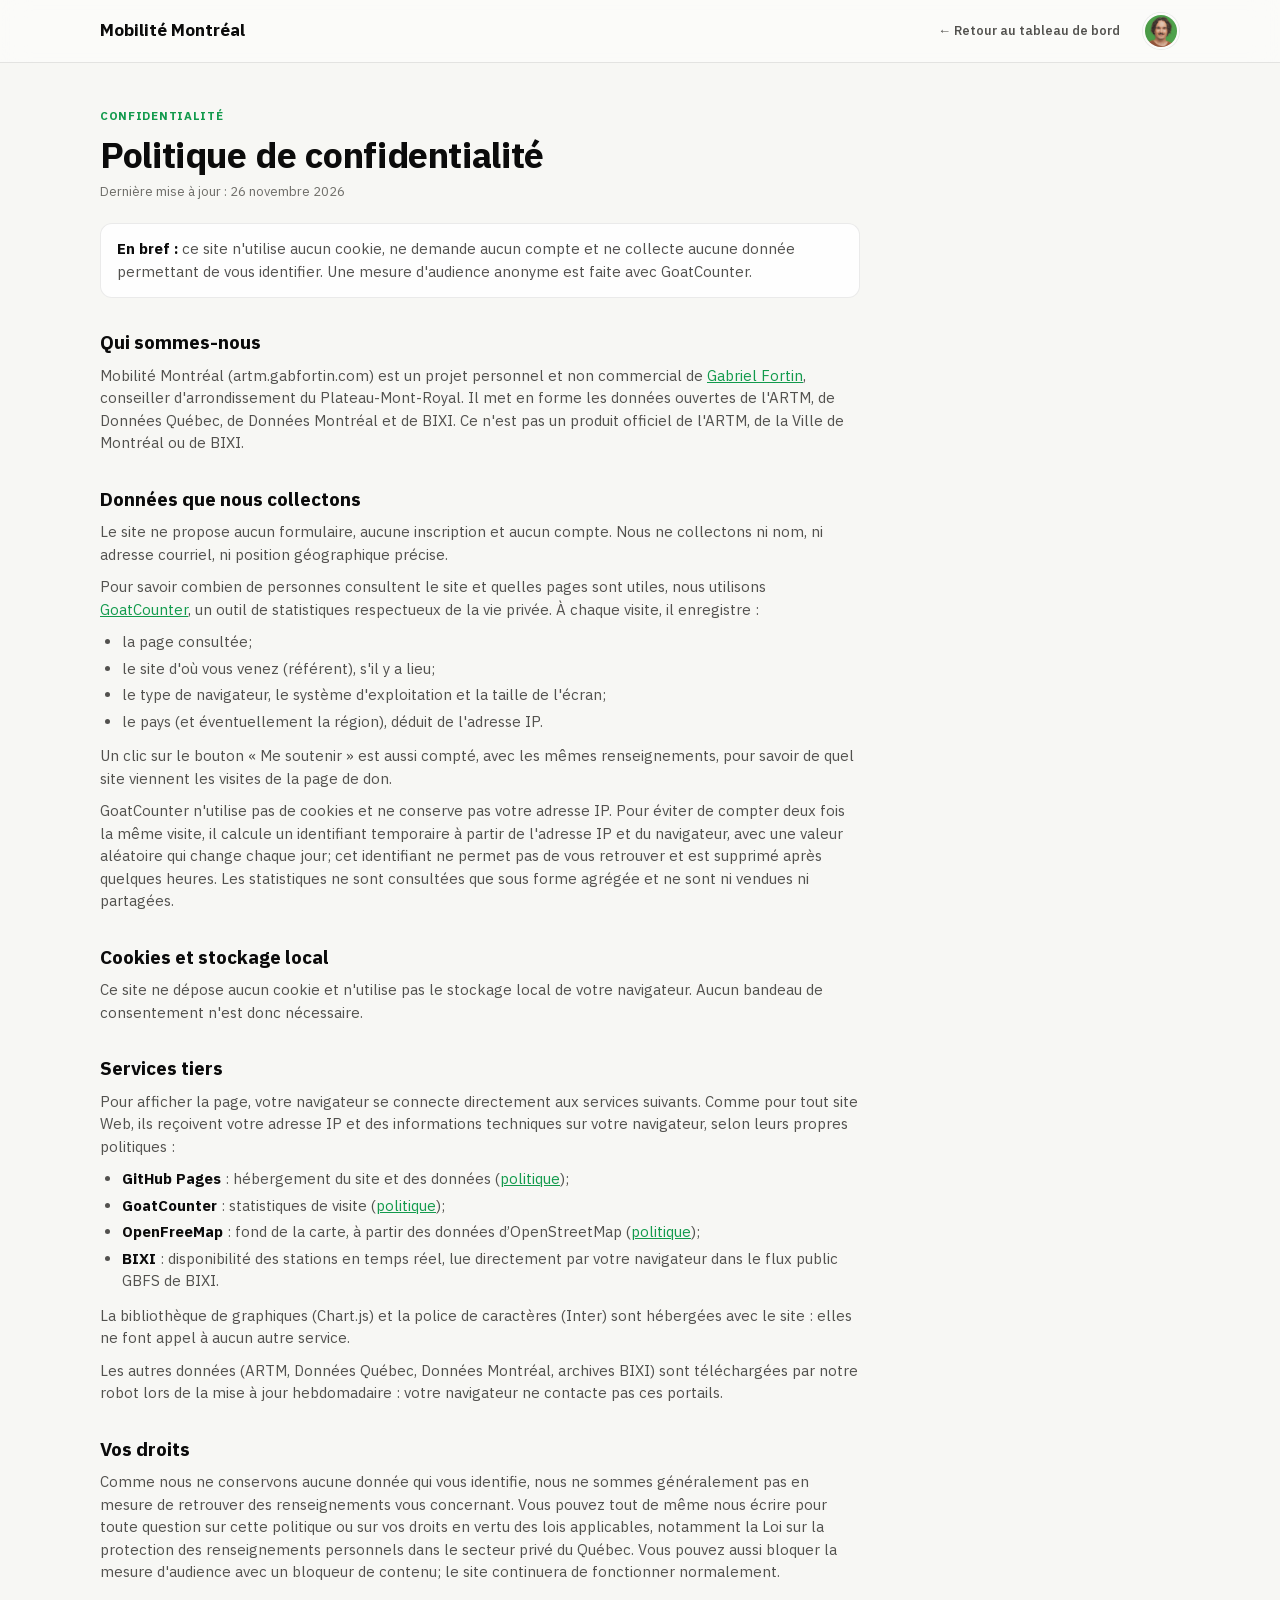
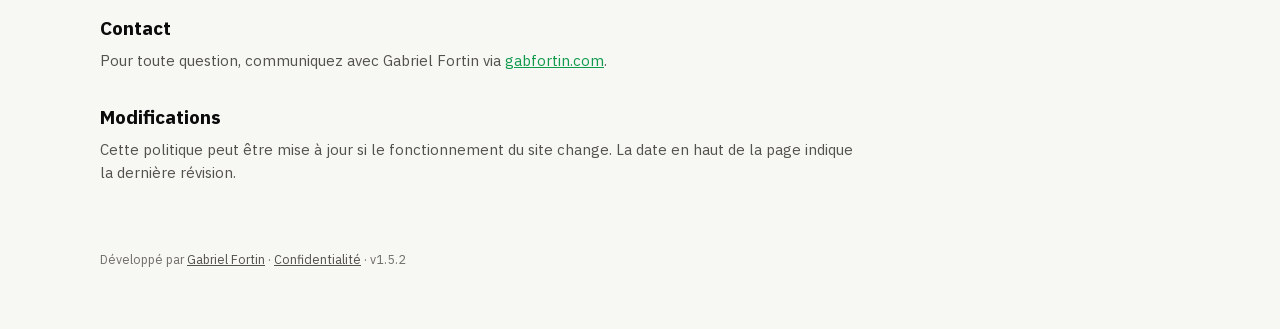
<file: confidentialite.html>
<!doctype html>
<html lang="fr">
<head>
<meta charset="utf-8" />
<meta name="viewport" content="width=device-width, initial-scale=1" />
<title>Politique de confidentialité — Mobilité Montréal</title>
<meta name="description" content="Politique de confidentialité de Mobilité Montréal (artm.gabfortin.com) : aucun cookie, aucun compte, mesure d'audience anonyme." />
<link rel="canonical" href="https://artm.gabfortin.com/confidentialite.html" />
<meta name="author" content="Gabriel Fortin" />
<link rel="icon" type="image/svg+xml" href="favicon.svg" />
<link rel="icon" type="image/png" href="favicon.png" />
<link rel="apple-touch-icon" href="apple-touch-icon.png" />
<link rel="stylesheet" href="css/style-d.css?v=1.5.2" />
<link rel="stylesheet" href="css/style.css?v=1.5.2" />
<link rel="stylesheet" href="css/hybride.css?v=1.5.2" />
<style>
  .privacy { padding: 44px 0 20px; max-width: 760px; }
  .privacy h1 { font-size: clamp(26px, 4vw, 36px); line-height: 1.15; margin: 0 0 6px; letter-spacing: -0.01em; }
  .privacy .updated { color: var(--text-muted); font-size: 13px; margin: 0 0 22px; }
  .privacy h2 { font-size: 19px; margin: 30px 0 8px; }
  .privacy p, .privacy li { font-size: 15px; color: var(--text-secondary); }
  .privacy p { margin: 0 0 10px; }
  .privacy ul { margin: 6px 0 12px; padding-left: 22px; }
  .privacy li + li { margin-top: 4px; }
  .privacy strong { color: var(--text-primary); }
  .privacy .callout { font-size: 15px; margin-bottom: 8px; }
  .privacy .eyebrow { color: var(--accent-strong, var(--series-tc)); font-size: 11.5px; }
</style>
<script>window.goatcounter = {path: function(p) { return location.host + p }}</script>
<script data-goatcounter="https://gabfortin.goatcounter.com/count" async src="//gc.zgo.at/count.js"></script>
</head>
<body>
<a class="skip-link" href="#principal">Aller au contenu principal</a>

<header class="site-header">
  <div class="wrap">
    <a class="brand" href="./">Mobilité Montréal</a>
    <nav class="main-nav" aria-label="Navigation principale">
      <a href="./">← Retour au tableau de bord</a>
    </nav>
    <a class="topbar-profile" href="https://gabfortin.com" target="_blank" rel="noopener" title="gabfortin.com">
      <span class="topbar-profile-name">gabfortin.com</span>
      <img src="img/gabriel-fortin.jpg" alt="Gabriel Fortin" width="32" height="32">
    </a>
  </div>
</header>

<main id="principal">
  <div class="wrap">
    <article class="privacy">
      <p class="eyebrow">Confidentialité</p>
      <h1>Politique de confidentialité</h1>
      <p class="updated">Dernière mise à jour : 26 novembre 2026</p>

      <p class="callout"><strong>En bref :</strong> ce site n'utilise aucun cookie, ne demande aucun compte et ne collecte aucune donnée permettant de vous identifier. Une mesure d'audience anonyme est faite avec GoatCounter.</p>

      <h2>Qui sommes-nous</h2>
      <p>Mobilité Montréal (artm.gabfortin.com) est un projet personnel et non commercial de <a href="https://gabfortin.com" target="_blank" rel="noopener">Gabriel Fortin</a>, conseiller d'arrondissement du Plateau-Mont-Royal. Il met en forme les données ouvertes de l'ARTM, de Données Québec, de Données Montréal et de BIXI. Ce n'est pas un produit officiel de l'ARTM, de la Ville de Montréal ou de BIXI.</p>

      <h2>Données que nous collectons</h2>
      <p>Le site ne propose aucun formulaire, aucune inscription et aucun compte. Nous ne collectons ni nom, ni adresse courriel, ni position géographique précise.</p>
      <p>Pour savoir combien de personnes consultent le site et quelles pages sont utiles, nous utilisons <a href="https://www.goatcounter.com" target="_blank" rel="noopener">GoatCounter</a>, un outil de statistiques respectueux de la vie privée. À chaque visite, il enregistre :</p>
      <ul>
        <li>la page consultée;</li>
        <li>le site d'où vous venez (référent), s'il y a lieu;</li>
        <li>le type de navigateur, le système d'exploitation et la taille de l'écran;</li>
        <li>le pays (et éventuellement la région), déduit de l'adresse IP.</li>
      </ul>
      <p>Un clic sur le bouton « Me soutenir » est aussi compté, avec les mêmes renseignements, pour savoir de quel site viennent les visites de la page de don.</p>
      <p>GoatCounter n'utilise pas de cookies et ne conserve pas votre adresse IP. Pour éviter de compter deux fois la même visite, il calcule un identifiant temporaire à partir de l'adresse IP et du navigateur, avec une valeur aléatoire qui change chaque jour; cet identifiant ne permet pas de vous retrouver et est supprimé après quelques heures. Les statistiques ne sont consultées que sous forme agrégée et ne sont ni vendues ni partagées.</p>

      <h2>Cookies et stockage local</h2>
      <p>Ce site ne dépose aucun cookie et n'utilise pas le stockage local de votre navigateur. Aucun bandeau de consentement n'est donc nécessaire.</p>

      <h2>Services tiers</h2>
      <p>Pour afficher la page, votre navigateur se connecte directement aux services suivants. Comme pour tout site Web, ils reçoivent votre adresse IP et des informations techniques sur votre navigateur, selon leurs propres politiques :</p>
      <ul>
        <li><strong>GitHub Pages</strong> : hébergement du site et des données (<a href="https://docs.github.com/fr/site-policy/privacy-policies/github-general-privacy-statement" target="_blank" rel="noopener">politique</a>);</li>
        <li><strong>GoatCounter</strong> : statistiques de visite (<a href="https://www.goatcounter.com/help/privacy" target="_blank" rel="noopener">politique</a>);</li>
        <li><strong>OpenFreeMap</strong> : fond de la carte, à partir des données d’OpenStreetMap (<a href="https://openfreemap.org/privacy/" target="_blank" rel="noopener">politique</a>);</li>
        <li><strong>BIXI</strong> : disponibilité des stations en temps réel, lue directement par votre navigateur dans le flux public GBFS de BIXI.</li>
      </ul>
      <p>La bibliothèque de graphiques (Chart.js) et la police de caractères (Inter) sont hébergées avec le site : elles ne font appel à aucun autre service.</p>
      <p>Les autres données (ARTM, Données Québec, Données Montréal, archives BIXI) sont téléchargées par notre robot lors de la mise à jour hebdomadaire : votre navigateur ne contacte pas ces portails.</p>

      <h2>Vos droits</h2>
      <p>Comme nous ne conservons aucune donnée qui vous identifie, nous ne sommes généralement pas en mesure de retrouver des renseignements vous concernant. Vous pouvez tout de même nous écrire pour toute question sur cette politique ou sur vos droits en vertu des lois applicables, notamment la Loi sur la protection des renseignements personnels dans le secteur privé du Québec. Vous pouvez aussi bloquer la mesure d'audience avec un bloqueur de contenu; le site continuera de fonctionner normalement.</p>

      <h2>Contact</h2>
      <p>Pour toute question, communiquez avec Gabriel Fortin via <a href="https://gabfortin.com" target="_blank" rel="noopener">gabfortin.com</a>.</p>

      <h2>Modifications</h2>
      <p>Cette politique peut être mise à jour si le fonctionnement du site change. La date en haut de la page indique la dernière révision.</p>
    </article>
  </div>
</main>

<footer class="site-footer">
  <div class="wrap">
    <p>Développé par <a href="https://gabfortin.com" target="_blank" rel="noopener">Gabriel Fortin</a> · <a href="confidentialite.html" aria-current="page">Confidentialité</a> · v<span data-version>1.5.2</span></p>
  </div>
</footer>
</body>
</html>
</file>
<file: vendor/carte/maplibre-gl.css>
.maplibregl-map{font:12px/20px Helvetica Neue,Arial,Helvetica,sans-serif;overflow:hidden;position:relative;-webkit-tap-highlight-color:rgb(0 0 0/0)}.maplibregl-canvas{left:0;position:absolute;top:0}.maplibregl-map:fullscreen{height:100%;width:100%}.maplibregl-ctrl-group button.maplibregl-ctrl-compass{touch-action:none}.maplibregl-canvas-container.maplibregl-interactive,.maplibregl-ctrl-group button.maplibregl-ctrl-compass{cursor:grab;-webkit-user-select:none;-moz-user-select:none;user-select:none}.maplibregl-canvas-container.maplibregl-interactive.maplibregl-track-pointer{cursor:pointer}.maplibregl-canvas-container.maplibregl-interactive:active,.maplibregl-ctrl-group button.maplibregl-ctrl-compass:active{cursor:grabbing}.maplibregl-canvas-container.maplibregl-touch-zoom-rotate,.maplibregl-canvas-container.maplibregl-touch-zoom-rotate .maplibregl-canvas{touch-action:pan-x pan-y}.maplibregl-canvas-container.maplibregl-touch-drag-pan,.maplibregl-canvas-container.maplibregl-touch-drag-pan .maplibregl-canvas{touch-action:pinch-zoom}.maplibregl-canvas-container.maplibregl-touch-zoom-rotate.maplibregl-touch-drag-pan,.maplibregl-canvas-container.maplibregl-touch-zoom-rotate.maplibregl-touch-drag-pan .maplibregl-canvas{touch-action:none}.maplibregl-canvas-container.maplibregl-touch-drag-pan.maplibregl-cooperative-gestures,.maplibregl-canvas-container.maplibregl-touch-drag-pan.maplibregl-cooperative-gestures .maplibregl-canvas{touch-action:pan-x pan-y}.maplibregl-ctrl-bottom-left,.maplibregl-ctrl-bottom-right,.maplibregl-ctrl-top-left,.maplibregl-ctrl-top-right{pointer-events:none;position:absolute;z-index:2}.maplibregl-ctrl-top-left{left:0;top:0}.maplibregl-ctrl-top-right{right:0;top:0}.maplibregl-ctrl-bottom-left{bottom:0;left:0}.maplibregl-ctrl-bottom-right{bottom:0;right:0}.maplibregl-ctrl{clear:both;pointer-events:auto;transform:translate(0)}.maplibregl-ctrl-top-left .maplibregl-ctrl{float:left;margin:10px 0 0 10px}.maplibregl-ctrl-top-right .maplibregl-ctrl{float:right;margin:10px 10px 0 0}.maplibregl-ctrl-bottom-left .maplibregl-ctrl{float:left;margin:0 0 10px 10px}.maplibregl-ctrl-bottom-right .maplibregl-ctrl{float:right;margin:0 10px 10px 0}.maplibregl-ctrl-group{background:#fff;border-radius:4px}.maplibregl-ctrl-group:not(:empty){box-shadow:0 0 0 2px rgba(0,0,0,.1)}@media (forced-colors:active){.maplibregl-ctrl-group:not(:empty){box-shadow:0 0 0 2px ButtonText}}.maplibregl-ctrl-group button{background-color:transparent;border:0;box-sizing:border-box;cursor:pointer;display:block;height:29px;outline:none;padding:0;width:29px}.maplibregl-ctrl-group button+button{border-top:1px solid #ddd}.maplibregl-ctrl button .maplibregl-ctrl-icon{background-position:50%;background-repeat:no-repeat;display:block;height:100%;width:100%}@media (forced-colors:active){.maplibregl-ctrl-icon{background-color:transparent}.maplibregl-ctrl-group button+button{border-top:1px solid ButtonText}}.maplibregl-ctrl button::-moz-focus-inner{border:0;padding:0}.maplibregl-ctrl-attrib-button:focus,.maplibregl-ctrl-group button:focus{box-shadow:0 0 2px 2px #0096ff}.maplibregl-ctrl button:disabled{cursor:not-allowed}.maplibregl-ctrl button:disabled .maplibregl-ctrl-icon{opacity:.25}@media (hover:hover){.maplibregl-ctrl button:not(:disabled):hover{background-color:rgba(0,0,0,.05)}}.maplibregl-ctrl button:not(:disabled):active{background-color:rgba(0,0,0,.05)}.maplibregl-ctrl-group button:focus:focus-visible{box-shadow:0 0 2px 2px #0096ff}.maplibregl-ctrl-group button:focus:not(:focus-visible){box-shadow:none}.maplibregl-ctrl-group button:focus:first-child{border-radius:4px 4px 0 0}.maplibregl-ctrl-group button:focus:last-child{border-radius:0 0 4px 4px}.maplibregl-ctrl-group button:focus:only-child{border-radius:inherit}.maplibregl-ctrl button.maplibregl-ctrl-zoom-out .maplibregl-ctrl-icon{background-image:url("data:image/svg+xml;charset=utf-8,%3Csvg xmlns='http://www.w3.org/2000/svg' width='29' height='29' fill='%23333' viewBox='0 0 29 29'%3E%3Cpath d='M10 13c-.75 0-1.5.75-1.5 1.5S9.25 16 10 16h9c.75 0 1.5-.75 1.5-1.5S19.75 13 19 13z'/%3E%3C/svg%3E")}.maplibregl-ctrl button.maplibregl-ctrl-zoom-in .maplibregl-ctrl-icon{background-image:url("data:image/svg+xml;charset=utf-8,%3Csvg xmlns='http://www.w3.org/2000/svg' width='29' height='29' fill='%23333' viewBox='0 0 29 29'%3E%3Cpath d='M14.5 8.5c-.75 0-1.5.75-1.5 1.5v3h-3c-.75 0-1.5.75-1.5 1.5S9.25 16 10 16h3v3c0 .75.75 1.5 1.5 1.5S16 19.75 16 19v-3h3c.75 0 1.5-.75 1.5-1.5S19.75 13 19 13h-3v-3c0-.75-.75-1.5-1.5-1.5'/%3E%3C/svg%3E")}@media (forced-colors:active){.maplibregl-ctrl button.maplibregl-ctrl-zoom-out .maplibregl-ctrl-icon{background-image:url("data:image/svg+xml;charset=utf-8,%3Csvg xmlns='http://www.w3.org/2000/svg' width='29' height='29' fill='%23fff' viewBox='0 0 29 29'%3E%3Cpath d='M10 13c-.75 0-1.5.75-1.5 1.5S9.25 16 10 16h9c.75 0 1.5-.75 1.5-1.5S19.75 13 19 13z'/%3E%3C/svg%3E")}.maplibregl-ctrl button.maplibregl-ctrl-zoom-in .maplibregl-ctrl-icon{background-image:url("data:image/svg+xml;charset=utf-8,%3Csvg xmlns='http://www.w3.org/2000/svg' width='29' height='29' fill='%23fff' viewBox='0 0 29 29'%3E%3Cpath d='M14.5 8.5c-.75 0-1.5.75-1.5 1.5v3h-3c-.75 0-1.5.75-1.5 1.5S9.25 16 10 16h3v3c0 .75.75 1.5 1.5 1.5S16 19.75 16 19v-3h3c.75 0 1.5-.75 1.5-1.5S19.75 13 19 13h-3v-3c0-.75-.75-1.5-1.5-1.5'/%3E%3C/svg%3E")}}@media (forced-colors:active) and (prefers-color-scheme:light){.maplibregl-ctrl button.maplibregl-ctrl-zoom-out .maplibregl-ctrl-icon{background-image:url("data:image/svg+xml;charset=utf-8,%3Csvg xmlns='http://www.w3.org/2000/svg' width='29' height='29' viewBox='0 0 29 29'%3E%3Cpath d='M10 13c-.75 0-1.5.75-1.5 1.5S9.25 16 10 16h9c.75 0 1.5-.75 1.5-1.5S19.75 13 19 13z'/%3E%3C/svg%3E")}.maplibregl-ctrl button.maplibregl-ctrl-zoom-in .maplibregl-ctrl-icon{background-image:url("data:image/svg+xml;charset=utf-8,%3Csvg xmlns='http://www.w3.org/2000/svg' width='29' height='29' viewBox='0 0 29 29'%3E%3Cpath d='M14.5 8.5c-.75 0-1.5.75-1.5 1.5v3h-3c-.75 0-1.5.75-1.5 1.5S9.25 16 10 16h3v3c0 .75.75 1.5 1.5 1.5S16 19.75 16 19v-3h3c.75 0 1.5-.75 1.5-1.5S19.75 13 19 13h-3v-3c0-.75-.75-1.5-1.5-1.5'/%3E%3C/svg%3E")}}.maplibregl-ctrl button.maplibregl-ctrl-fullscreen .maplibregl-ctrl-icon{background-image:url("data:image/svg+xml;charset=utf-8,%3Csvg xmlns='http://www.w3.org/2000/svg' width='29' height='29' fill='%23333' viewBox='0 0 29 29'%3E%3Cpath d='M24 16v5.5c0 1.75-.75 2.5-2.5 2.5H16v-1l3-1.5-4-5.5 1-1 5.5 4 1.5-3zM6 16l1.5 3 5.5-4 1 1-4 5.5 3 1.5v1H7.5C5.75 24 5 23.25 5 21.5V16zm7-11v1l-3 1.5 4 5.5-1 1-5.5-4L6 13H5V7.5C5 5.75 5.75 5 7.5 5zm11 2.5c0-1.75-.75-2.5-2.5-2.5H16v1l3 1.5-4 5.5 1 1 5.5-4 1.5 3h1z'/%3E%3C/svg%3E")}.maplibregl-ctrl button.maplibregl-ctrl-shrink .maplibregl-ctrl-icon{background-image:url("data:image/svg+xml;charset=utf-8,%3Csvg xmlns='http://www.w3.org/2000/svg' width='29' height='29' viewBox='0 0 29 29'%3E%3Cpath d='M18.5 16c-1.75 0-2.5.75-2.5 2.5V24h1l1.5-3 5.5 4 1-1-4-5.5 3-1.5v-1zM13 18.5c0-1.75-.75-2.5-2.5-2.5H5v1l3 1.5L4 24l1 1 5.5-4 1.5 3h1zm3-8c0 1.75.75 2.5 2.5 2.5H24v-1l-3-1.5L25 5l-1-1-5.5 4L17 5h-1zM10.5 13c1.75 0 2.5-.75 2.5-2.5V5h-1l-1.5 3L5 4 4 5l4 5.5L5 12v1z'/%3E%3C/svg%3E")}@media (forced-colors:active){.maplibregl-ctrl button.maplibregl-ctrl-fullscreen .maplibregl-ctrl-icon{background-image:url("data:image/svg+xml;charset=utf-8,%3Csvg xmlns='http://www.w3.org/2000/svg' width='29' height='29' fill='%23fff' viewBox='0 0 29 29'%3E%3Cpath d='M24 16v5.5c0 1.75-.75 2.5-2.5 2.5H16v-1l3-1.5-4-5.5 1-1 5.5 4 1.5-3zM6 16l1.5 3 5.5-4 1 1-4 5.5 3 1.5v1H7.5C5.75 24 5 23.25 5 21.5V16zm7-11v1l-3 1.5 4 5.5-1 1-5.5-4L6 13H5V7.5C5 5.75 5.75 5 7.5 5zm11 2.5c0-1.75-.75-2.5-2.5-2.5H16v1l3 1.5-4 5.5 1 1 5.5-4 1.5 3h1z'/%3E%3C/svg%3E")}.maplibregl-ctrl button.maplibregl-ctrl-shrink .maplibregl-ctrl-icon{background-image:url("data:image/svg+xml;charset=utf-8,%3Csvg xmlns='http://www.w3.org/2000/svg' width='29' height='29' fill='%23fff' viewBox='0 0 29 29'%3E%3Cpath d='M18.5 16c-1.75 0-2.5.75-2.5 2.5V24h1l1.5-3 5.5 4 1-1-4-5.5 3-1.5v-1zM13 18.5c0-1.75-.75-2.5-2.5-2.5H5v1l3 1.5L4 24l1 1 5.5-4 1.5 3h1zm3-8c0 1.75.75 2.5 2.5 2.5H24v-1l-3-1.5L25 5l-1-1-5.5 4L17 5h-1zM10.5 13c1.75 0 2.5-.75 2.5-2.5V5h-1l-1.5 3L5 4 4 5l4 5.5L5 12v1z'/%3E%3C/svg%3E")}}@media (forced-colors:active) and (prefers-color-scheme:light){.maplibregl-ctrl button.maplibregl-ctrl-fullscreen .maplibregl-ctrl-icon{background-image:url("data:image/svg+xml;charset=utf-8,%3Csvg xmlns='http://www.w3.org/2000/svg' width='29' height='29' viewBox='0 0 29 29'%3E%3Cpath d='M24 16v5.5c0 1.75-.75 2.5-2.5 2.5H16v-1l3-1.5-4-5.5 1-1 5.5 4 1.5-3zM6 16l1.5 3 5.5-4 1 1-4 5.5 3 1.5v1H7.5C5.75 24 5 23.25 5 21.5V16zm7-11v1l-3 1.5 4 5.5-1 1-5.5-4L6 13H5V7.5C5 5.75 5.75 5 7.5 5zm11 2.5c0-1.75-.75-2.5-2.5-2.5H16v1l3 1.5-4 5.5 1 1 5.5-4 1.5 3h1z'/%3E%3C/svg%3E")}.maplibregl-ctrl button.maplibregl-ctrl-shrink .maplibregl-ctrl-icon{background-image:url("data:image/svg+xml;charset=utf-8,%3Csvg xmlns='http://www.w3.org/2000/svg' width='29' height='29' viewBox='0 0 29 29'%3E%3Cpath d='M18.5 16c-1.75 0-2.5.75-2.5 2.5V24h1l1.5-3 5.5 4 1-1-4-5.5 3-1.5v-1zM13 18.5c0-1.75-.75-2.5-2.5-2.5H5v1l3 1.5L4 24l1 1 5.5-4 1.5 3h1zm3-8c0 1.75.75 2.5 2.5 2.5H24v-1l-3-1.5L25 5l-1-1-5.5 4L17 5h-1zM10.5 13c1.75 0 2.5-.75 2.5-2.5V5h-1l-1.5 3L5 4 4 5l4 5.5L5 12v1z'/%3E%3C/svg%3E")}}.maplibregl-ctrl button.maplibregl-ctrl-compass .maplibregl-ctrl-icon{background-image:url("data:image/svg+xml;charset=utf-8,%3Csvg xmlns='http://www.w3.org/2000/svg' width='29' height='29' fill='%23333' viewBox='0 0 29 29'%3E%3Cpath d='m10.5 14 4-8 4 8z'/%3E%3Cpath fill='%23ccc' d='m10.5 16 4 8 4-8z'/%3E%3C/svg%3E")}@media (forced-colors:active){.maplibregl-ctrl button.maplibregl-ctrl-compass .maplibregl-ctrl-icon{background-image:url("data:image/svg+xml;charset=utf-8,%3Csvg xmlns='http://www.w3.org/2000/svg' width='29' height='29' fill='%23fff' viewBox='0 0 29 29'%3E%3Cpath d='m10.5 14 4-8 4 8z'/%3E%3Cpath fill='%23ccc' d='m10.5 16 4 8 4-8z'/%3E%3C/svg%3E")}}@media (forced-colors:active) and (prefers-color-scheme:light){.maplibregl-ctrl button.maplibregl-ctrl-compass .maplibregl-ctrl-icon{background-image:url("data:image/svg+xml;charset=utf-8,%3Csvg xmlns='http://www.w3.org/2000/svg' width='29' height='29' viewBox='0 0 29 29'%3E%3Cpath d='m10.5 14 4-8 4 8z'/%3E%3Cpath fill='%23ccc' d='m10.5 16 4 8 4-8z'/%3E%3C/svg%3E")}}.maplibregl-ctrl button.maplibregl-ctrl-globe .maplibregl-ctrl-icon{background-image:url("data:image/svg+xml;charset=utf-8,%3Csvg xmlns='http://www.w3.org/2000/svg' width='22' height='22' fill='none' stroke='%23333' viewBox='0 0 22 22'%3E%3Ccircle cx='11' cy='11' r='8.5'/%3E%3Cpath d='M17.5 11c0 4.819-3.02 8.5-6.5 8.5S4.5 15.819 4.5 11 7.52 2.5 11 2.5s6.5 3.681 6.5 8.5Z'/%3E%3Cpath d='M13.5 11c0 2.447-.331 4.64-.853 6.206-.262.785-.562 1.384-.872 1.777-.314.399-.58.517-.775.517s-.461-.118-.775-.517c-.31-.393-.61-.992-.872-1.777C8.831 15.64 8.5 13.446 8.5 11s.331-4.64.853-6.206c.262-.785.562-1.384.872-1.777.314-.399.58-.517.775-.517s.461.118.775.517c.31.393.61.992.872 1.777.522 1.565.853 3.76.853 6.206Z'/%3E%3Cpath d='M11 7.5c-1.909 0-3.622-.166-4.845-.428-.616-.132-1.08-.283-1.379-.434a1.3 1.3 0 0 1-.224-.138q.07-.058.224-.138c.299-.151.763-.302 1.379-.434C7.378 5.666 9.091 5.5 11 5.5s3.622.166 4.845.428c.616.132 1.08.283 1.379.434.105.053.177.1.224.138q-.07.058-.224.138c-.299.151-.763.302-1.379.434-1.223.262-2.936.428-4.845.428ZM4.486 6.436ZM11 16.5c-1.909 0-3.622-.166-4.845-.428-.616-.132-1.08-.283-1.379-.434a1.3 1.3 0 0 1-.224-.138 1.3 1.3 0 0 1 .224-.138c.299-.151.763-.302 1.379-.434C7.378 14.666 9.091 14.5 11 14.5s3.622.166 4.845.428c.616.132 1.08.283 1.379.434.105.053.177.1.224.138a1.3 1.3 0 0 1-.224.138c-.299.151-.763.302-1.379.434-1.223.262-2.936.428-4.845.428Zm-6.514-1.064ZM11 12.5c-2.46 0-4.672-.222-6.255-.574-.796-.177-1.406-.38-1.805-.59a1.5 1.5 0 0 1-.39-.272.3.3 0 0 1-.047-.064.3.3 0 0 1 .048-.064c.066-.073.189-.167.389-.272.399-.21 1.009-.413 1.805-.59C6.328 9.722 8.54 9.5 11 9.5s4.672.222 6.256.574c.795.177 1.405.38 1.804.59.2.105.323.2.39.272a.3.3 0 0 1 .047.064.3.3 0 0 1-.048.064 1.4 1.4 0 0 1-.389.272c-.399.21-1.009.413-1.804.59-1.584.352-3.796.574-6.256.574Zm-8.501-1.51v.002zm0 .018v.002zm17.002.002v-.002zm0-.018v-.002z'/%3E%3C/svg%3E")}.maplibregl-ctrl button.maplibregl-ctrl-globe-enabled .maplibregl-ctrl-icon{background-image:url("data:image/svg+xml;charset=utf-8,%3Csvg xmlns='http://www.w3.org/2000/svg' width='22' height='22' fill='none' stroke='%2333b5e5' viewBox='0 0 22 22'%3E%3Ccircle cx='11' cy='11' r='8.5'/%3E%3Cpath d='M17.5 11c0 4.819-3.02 8.5-6.5 8.5S4.5 15.819 4.5 11 7.52 2.5 11 2.5s6.5 3.681 6.5 8.5Z'/%3E%3Cpath d='M13.5 11c0 2.447-.331 4.64-.853 6.206-.262.785-.562 1.384-.872 1.777-.314.399-.58.517-.775.517s-.461-.118-.775-.517c-.31-.393-.61-.992-.872-1.777C8.831 15.64 8.5 13.446 8.5 11s.331-4.64.853-6.206c.262-.785.562-1.384.872-1.777.314-.399.58-.517.775-.517s.461.118.775.517c.31.393.61.992.872 1.777.522 1.565.853 3.76.853 6.206Z'/%3E%3Cpath d='M11 7.5c-1.909 0-3.622-.166-4.845-.428-.616-.132-1.08-.283-1.379-.434a1.3 1.3 0 0 1-.224-.138q.07-.058.224-.138c.299-.151.763-.302 1.379-.434C7.378 5.666 9.091 5.5 11 5.5s3.622.166 4.845.428c.616.132 1.08.283 1.379.434.105.053.177.1.224.138q-.07.058-.224.138c-.299.151-.763.302-1.379.434-1.223.262-2.936.428-4.845.428ZM4.486 6.436ZM11 16.5c-1.909 0-3.622-.166-4.845-.428-.616-.132-1.08-.283-1.379-.434a1.3 1.3 0 0 1-.224-.138 1.3 1.3 0 0 1 .224-.138c.299-.151.763-.302 1.379-.434C7.378 14.666 9.091 14.5 11 14.5s3.622.166 4.845.428c.616.132 1.08.283 1.379.434.105.053.177.1.224.138a1.3 1.3 0 0 1-.224.138c-.299.151-.763.302-1.379.434-1.223.262-2.936.428-4.845.428Zm-6.514-1.064ZM11 12.5c-2.46 0-4.672-.222-6.255-.574-.796-.177-1.406-.38-1.805-.59a1.5 1.5 0 0 1-.39-.272.3.3 0 0 1-.047-.064.3.3 0 0 1 .048-.064c.066-.073.189-.167.389-.272.399-.21 1.009-.413 1.805-.59C6.328 9.722 8.54 9.5 11 9.5s4.672.222 6.256.574c.795.177 1.405.38 1.804.59.2.105.323.2.39.272a.3.3 0 0 1 .047.064.3.3 0 0 1-.048.064 1.4 1.4 0 0 1-.389.272c-.399.21-1.009.413-1.804.59-1.584.352-3.796.574-6.256.574Zm-8.501-1.51v.002zm0 .018v.002zm17.002.002v-.002zm0-.018v-.002z'/%3E%3C/svg%3E")}.maplibregl-ctrl button.maplibregl-ctrl-terrain .maplibregl-ctrl-icon{background-image:url("data:image/svg+xml;charset=utf-8,%3Csvg xmlns='http://www.w3.org/2000/svg' width='22' height='22' fill='%23333' viewBox='0 0 22 22'%3E%3Cpath d='m1.754 13.406 4.453-4.851 3.09 3.09 3.281 3.277.969-.969-3.309-3.312 3.844-4.121 6.148 6.886h1.082v-.855l-7.207-8.07-4.84 5.187L6.169 6.57l-5.48 5.965v.871ZM.688 16.844h20.625v1.375H.688Zm0 0'/%3E%3C/svg%3E")}.maplibregl-ctrl button.maplibregl-ctrl-terrain-enabled .maplibregl-ctrl-icon{background-image:url("data:image/svg+xml;charset=utf-8,%3Csvg xmlns='http://www.w3.org/2000/svg' width='22' height='22' fill='%2333b5e5' viewBox='0 0 22 22'%3E%3Cpath d='m1.754 13.406 4.453-4.851 3.09 3.09 3.281 3.277.969-.969-3.309-3.312 3.844-4.121 6.148 6.886h1.082v-.855l-7.207-8.07-4.84 5.187L6.169 6.57l-5.48 5.965v.871ZM.688 16.844h20.625v1.375H.688Zm0 0'/%3E%3C/svg%3E")}.maplibregl-ctrl button.maplibregl-ctrl-geolocate .maplibregl-ctrl-icon{background-image:url("data:image/svg+xml;charset=utf-8,%3Csvg xmlns='http://www.w3.org/2000/svg' width='29' height='29' fill='%23333' viewBox='0 0 20 20'%3E%3Cpath d='M10 4C9 4 9 5 9 5v.1A5 5 0 0 0 5.1 9H5s-1 0-1 1 1 1 1 1h.1A5 5 0 0 0 9 14.9v.1s0 1 1 1 1-1 1-1v-.1a5 5 0 0 0 3.9-3.9h.1s1 0 1-1-1-1-1-1h-.1A5 5 0 0 0 11 5.1V5s0-1-1-1m0 2.5a3.5 3.5 0 1 1 0 7 3.5 3.5 0 1 1 0-7'/%3E%3Ccircle cx='10' cy='10' r='2'/%3E%3C/svg%3E")}.maplibregl-ctrl button.maplibregl-ctrl-geolocate:disabled .maplibregl-ctrl-icon{background-image:url("data:image/svg+xml;charset=utf-8,%3Csvg xmlns='http://www.w3.org/2000/svg' width='29' height='29' fill='%23aaa' viewBox='0 0 20 20'%3E%3Cpath d='M10 4C9 4 9 5 9 5v.1A5 5 0 0 0 5.1 9H5s-1 0-1 1 1 1 1 1h.1A5 5 0 0 0 9 14.9v.1s0 1 1 1 1-1 1-1v-.1a5 5 0 0 0 3.9-3.9h.1s1 0 1-1-1-1-1-1h-.1A5 5 0 0 0 11 5.1V5s0-1-1-1m0 2.5a3.5 3.5 0 1 1 0 7 3.5 3.5 0 1 1 0-7'/%3E%3Ccircle cx='10' cy='10' r='2'/%3E%3Cpath fill='red' d='m14 5 1 1-9 9-1-1z'/%3E%3C/svg%3E")}.maplibregl-ctrl button.maplibregl-ctrl-geolocate.maplibregl-ctrl-geolocate-active .maplibregl-ctrl-icon{background-image:url("data:image/svg+xml;charset=utf-8,%3Csvg xmlns='http://www.w3.org/2000/svg' width='29' height='29' fill='%2333b5e5' viewBox='0 0 20 20'%3E%3Cpath d='M10 4C9 4 9 5 9 5v.1A5 5 0 0 0 5.1 9H5s-1 0-1 1 1 1 1 1h.1A5 5 0 0 0 9 14.9v.1s0 1 1 1 1-1 1-1v-.1a5 5 0 0 0 3.9-3.9h.1s1 0 1-1-1-1-1-1h-.1A5 5 0 0 0 11 5.1V5s0-1-1-1m0 2.5a3.5 3.5 0 1 1 0 7 3.5 3.5 0 1 1 0-7'/%3E%3Ccircle cx='10' cy='10' r='2'/%3E%3C/svg%3E")}.maplibregl-ctrl button.maplibregl-ctrl-geolocate.maplibregl-ctrl-geolocate-active-error .maplibregl-ctrl-icon{background-image:url("data:image/svg+xml;charset=utf-8,%3Csvg xmlns='http://www.w3.org/2000/svg' width='29' height='29' fill='%23e58978' viewBox='0 0 20 20'%3E%3Cpath d='M10 4C9 4 9 5 9 5v.1A5 5 0 0 0 5.1 9H5s-1 0-1 1 1 1 1 1h.1A5 5 0 0 0 9 14.9v.1s0 1 1 1 1-1 1-1v-.1a5 5 0 0 0 3.9-3.9h.1s1 0 1-1-1-1-1-1h-.1A5 5 0 0 0 11 5.1V5s0-1-1-1m0 2.5a3.5 3.5 0 1 1 0 7 3.5 3.5 0 1 1 0-7'/%3E%3Ccircle cx='10' cy='10' r='2'/%3E%3C/svg%3E")}.maplibregl-ctrl button.maplibregl-ctrl-geolocate.maplibregl-ctrl-geolocate-background .maplibregl-ctrl-icon{background-image:url("data:image/svg+xml;charset=utf-8,%3Csvg xmlns='http://www.w3.org/2000/svg' width='29' height='29' fill='%2333b5e5' viewBox='0 0 20 20'%3E%3Cpath d='M10 4C9 4 9 5 9 5v.1A5 5 0 0 0 5.1 9H5s-1 0-1 1 1 1 1 1h.1A5 5 0 0 0 9 14.9v.1s0 1 1 1 1-1 1-1v-.1a5 5 0 0 0 3.9-3.9h.1s1 0 1-1-1-1-1-1h-.1A5 5 0 0 0 11 5.1V5s0-1-1-1m0 2.5a3.5 3.5 0 1 1 0 7 3.5 3.5 0 1 1 0-7'/%3E%3C/svg%3E")}.maplibregl-ctrl button.maplibregl-ctrl-geolocate.maplibregl-ctrl-geolocate-background-error .maplibregl-ctrl-icon{background-image:url("data:image/svg+xml;charset=utf-8,%3Csvg xmlns='http://www.w3.org/2000/svg' width='29' height='29' fill='%23e54e33' viewBox='0 0 20 20'%3E%3Cpath d='M10 4C9 4 9 5 9 5v.1A5 5 0 0 0 5.1 9H5s-1 0-1 1 1 1 1 1h.1A5 5 0 0 0 9 14.9v.1s0 1 1 1 1-1 1-1v-.1a5 5 0 0 0 3.9-3.9h.1s1 0 1-1-1-1-1-1h-.1A5 5 0 0 0 11 5.1V5s0-1-1-1m0 2.5a3.5 3.5 0 1 1 0 7 3.5 3.5 0 1 1 0-7'/%3E%3C/svg%3E")}.maplibregl-ctrl button.maplibregl-ctrl-geolocate.maplibregl-ctrl-geolocate-waiting .maplibregl-ctrl-icon{animation:maplibregl-spin 2s linear infinite}@media (forced-colors:active){.maplibregl-ctrl button.maplibregl-ctrl-geolocate .maplibregl-ctrl-icon{background-image:url("data:image/svg+xml;charset=utf-8,%3Csvg xmlns='http://www.w3.org/2000/svg' width='29' height='29' fill='%23fff' viewBox='0 0 20 20'%3E%3Cpath d='M10 4C9 4 9 5 9 5v.1A5 5 0 0 0 5.1 9H5s-1 0-1 1 1 1 1 1h.1A5 5 0 0 0 9 14.9v.1s0 1 1 1 1-1 1-1v-.1a5 5 0 0 0 3.9-3.9h.1s1 0 1-1-1-1-1-1h-.1A5 5 0 0 0 11 5.1V5s0-1-1-1m0 2.5a3.5 3.5 0 1 1 0 7 3.5 3.5 0 1 1 0-7'/%3E%3Ccircle cx='10' cy='10' r='2'/%3E%3C/svg%3E")}.maplibregl-ctrl button.maplibregl-ctrl-geolocate:disabled .maplibregl-ctrl-icon{background-image:url("data:image/svg+xml;charset=utf-8,%3Csvg xmlns='http://www.w3.org/2000/svg' width='29' height='29' fill='%23999' viewBox='0 0 20 20'%3E%3Cpath d='M10 4C9 4 9 5 9 5v.1A5 5 0 0 0 5.1 9H5s-1 0-1 1 1 1 1 1h.1A5 5 0 0 0 9 14.9v.1s0 1 1 1 1-1 1-1v-.1a5 5 0 0 0 3.9-3.9h.1s1 0 1-1-1-1-1-1h-.1A5 5 0 0 0 11 5.1V5s0-1-1-1m0 2.5a3.5 3.5 0 1 1 0 7 3.5 3.5 0 1 1 0-7'/%3E%3Ccircle cx='10' cy='10' r='2'/%3E%3Cpath fill='red' d='m14 5 1 1-9 9-1-1z'/%3E%3C/svg%3E")}.maplibregl-ctrl button.maplibregl-ctrl-geolocate.maplibregl-ctrl-geolocate-active .maplibregl-ctrl-icon{background-image:url("data:image/svg+xml;charset=utf-8,%3Csvg xmlns='http://www.w3.org/2000/svg' width='29' height='29' fill='%2333b5e5' viewBox='0 0 20 20'%3E%3Cpath d='M10 4C9 4 9 5 9 5v.1A5 5 0 0 0 5.1 9H5s-1 0-1 1 1 1 1 1h.1A5 5 0 0 0 9 14.9v.1s0 1 1 1 1-1 1-1v-.1a5 5 0 0 0 3.9-3.9h.1s1 0 1-1-1-1-1-1h-.1A5 5 0 0 0 11 5.1V5s0-1-1-1m0 2.5a3.5 3.5 0 1 1 0 7 3.5 3.5 0 1 1 0-7'/%3E%3Ccircle cx='10' cy='10' r='2'/%3E%3C/svg%3E")}.maplibregl-ctrl button.maplibregl-ctrl-geolocate.maplibregl-ctrl-geolocate-active-error .maplibregl-ctrl-icon{background-image:url("data:image/svg+xml;charset=utf-8,%3Csvg xmlns='http://www.w3.org/2000/svg' width='29' height='29' fill='%23e58978' viewBox='0 0 20 20'%3E%3Cpath d='M10 4C9 4 9 5 9 5v.1A5 5 0 0 0 5.1 9H5s-1 0-1 1 1 1 1 1h.1A5 5 0 0 0 9 14.9v.1s0 1 1 1 1-1 1-1v-.1a5 5 0 0 0 3.9-3.9h.1s1 0 1-1-1-1-1-1h-.1A5 5 0 0 0 11 5.1V5s0-1-1-1m0 2.5a3.5 3.5 0 1 1 0 7 3.5 3.5 0 1 1 0-7'/%3E%3Ccircle cx='10' cy='10' r='2'/%3E%3C/svg%3E")}.maplibregl-ctrl button.maplibregl-ctrl-geolocate.maplibregl-ctrl-geolocate-background .maplibregl-ctrl-icon{background-image:url("data:image/svg+xml;charset=utf-8,%3Csvg xmlns='http://www.w3.org/2000/svg' width='29' height='29' fill='%2333b5e5' viewBox='0 0 20 20'%3E%3Cpath d='M10 4C9 4 9 5 9 5v.1A5 5 0 0 0 5.1 9H5s-1 0-1 1 1 1 1 1h.1A5 5 0 0 0 9 14.9v.1s0 1 1 1 1-1 1-1v-.1a5 5 0 0 0 3.9-3.9h.1s1 0 1-1-1-1-1-1h-.1A5 5 0 0 0 11 5.1V5s0-1-1-1m0 2.5a3.5 3.5 0 1 1 0 7 3.5 3.5 0 1 1 0-7'/%3E%3C/svg%3E")}.maplibregl-ctrl button.maplibregl-ctrl-geolocate.maplibregl-ctrl-geolocate-background-error .maplibregl-ctrl-icon{background-image:url("data:image/svg+xml;charset=utf-8,%3Csvg xmlns='http://www.w3.org/2000/svg' width='29' height='29' fill='%23e54e33' viewBox='0 0 20 20'%3E%3Cpath d='M10 4C9 4 9 5 9 5v.1A5 5 0 0 0 5.1 9H5s-1 0-1 1 1 1 1 1h.1A5 5 0 0 0 9 14.9v.1s0 1 1 1 1-1 1-1v-.1a5 5 0 0 0 3.9-3.9h.1s1 0 1-1-1-1-1-1h-.1A5 5 0 0 0 11 5.1V5s0-1-1-1m0 2.5a3.5 3.5 0 1 1 0 7 3.5 3.5 0 1 1 0-7'/%3E%3C/svg%3E")}}@media (forced-colors:active) and (prefers-color-scheme:light){.maplibregl-ctrl button.maplibregl-ctrl-geolocate .maplibregl-ctrl-icon{background-image:url("data:image/svg+xml;charset=utf-8,%3Csvg xmlns='http://www.w3.org/2000/svg' width='29' height='29' viewBox='0 0 20 20'%3E%3Cpath d='M10 4C9 4 9 5 9 5v.1A5 5 0 0 0 5.1 9H5s-1 0-1 1 1 1 1 1h.1A5 5 0 0 0 9 14.9v.1s0 1 1 1 1-1 1-1v-.1a5 5 0 0 0 3.9-3.9h.1s1 0 1-1-1-1-1-1h-.1A5 5 0 0 0 11 5.1V5s0-1-1-1m0 2.5a3.5 3.5 0 1 1 0 7 3.5 3.5 0 1 1 0-7'/%3E%3Ccircle cx='10' cy='10' r='2'/%3E%3C/svg%3E")}.maplibregl-ctrl button.maplibregl-ctrl-geolocate:disabled .maplibregl-ctrl-icon{background-image:url("data:image/svg+xml;charset=utf-8,%3Csvg xmlns='http://www.w3.org/2000/svg' width='29' height='29' fill='%23666' viewBox='0 0 20 20'%3E%3Cpath d='M10 4C9 4 9 5 9 5v.1A5 5 0 0 0 5.1 9H5s-1 0-1 1 1 1 1 1h.1A5 5 0 0 0 9 14.9v.1s0 1 1 1 1-1 1-1v-.1a5 5 0 0 0 3.9-3.9h.1s1 0 1-1-1-1-1-1h-.1A5 5 0 0 0 11 5.1V5s0-1-1-1m0 2.5a3.5 3.5 0 1 1 0 7 3.5 3.5 0 1 1 0-7'/%3E%3Ccircle cx='10' cy='10' r='2'/%3E%3Cpath fill='red' d='m14 5 1 1-9 9-1-1z'/%3E%3C/svg%3E")}}@keyframes maplibregl-spin{0%{transform:rotate(0deg)}to{transform:rotate(1turn)}}a.maplibregl-ctrl-logo{background-image:url("data:image/svg+xml;charset=utf-8,%3Csvg xmlns='http://www.w3.org/2000/svg' width='88' height='23' fill='none'%3E%3Cpath fill='%23000' fill-opacity='.4' fill-rule='evenodd' d='M17.408 16.796h-1.827l2.501-12.095h.198l3.324 6.533.988 2.19.988-2.19 3.258-6.533h.181l2.6 12.095h-1.81l-1.218-5.644-.362-1.71-.658 1.71-2.929 5.644h-.098l-2.914-5.644-.757-1.71-.345 1.71zm1.958-3.42-.726 3.663a1.255 1.255 0 0 1-1.232 1.011h-1.827a1.255 1.255 0 0 1-1.229-1.509l2.501-12.095a1.255 1.255 0 0 1 1.23-1.001h.197a1.25 1.25 0 0 1 1.12.685l3.19 6.273 3.125-6.263a1.25 1.25 0 0 1 1.123-.695h.181a1.255 1.255 0 0 1 1.227.991l1.443 6.71a5 5 0 0 1 .314-.787l.009-.016a4.6 4.6 0 0 1 1.777-1.887c.782-.46 1.668-.667 2.611-.667a4.6 4.6 0 0 1 1.7.32l.306.134c.21-.16.474-.256.759-.256h1.694a1.255 1.255 0 0 1 1.212.925 1.255 1.255 0 0 1 1.212-.925h1.711c.284 0 .545.094.755.252.613-.3 1.312-.45 2.075-.45 1.356 0 2.557.445 3.482 1.4q.47.48.763 1.064V4.701a1.255 1.255 0 0 1 1.255-1.255h1.86A1.255 1.255 0 0 1 54.44 4.7v9.194h2.217c.19 0 .37.043.532.118v-4.77c0-.356.147-.678.385-.906a2.42 2.42 0 0 1-.682-1.71c0-.665.267-1.253.735-1.7a2.45 2.45 0 0 1 1.722-.674 2.43 2.43 0 0 1 1.705.675q.318.302.504.683V4.7a1.255 1.255 0 0 1 1.255-1.255h1.744A1.255 1.255 0 0 1 65.812 4.7v3.335a4.8 4.8 0 0 1 1.526-.246c.938 0 1.817.214 2.59.69a4.47 4.47 0 0 1 1.67 1.743v-.98a1.255 1.255 0 0 1 1.256-1.256h1.777c.233 0 .451.064.639.174a3.4 3.4 0 0 1 1.567-.372c.346 0 .861.02 1.285.232a1.25 1.25 0 0 1 .689 1.004 4.7 4.7 0 0 1 .853-.588c.795-.44 1.675-.647 2.61-.647 1.385 0 2.65.39 3.525 1.396.836.938 1.168 2.173 1.168 3.528q-.001.515-.056 1.051a1.255 1.255 0 0 1-.947 1.09l.408.952a1.255 1.255 0 0 1-.477 1.552c-.418.268-.92.463-1.458.612-.613.171-1.304.244-2.049.244-1.06 0-2.043-.207-2.886-.698l-.015-.008c-.798-.48-1.419-1.135-1.818-1.963l-.004-.008a5.8 5.8 0 0 1-.548-2.512q0-.429.053-.843a1.3 1.3 0 0 1-.333-.086l-.166-.004c-.223 0-.426.062-.643.228-.03.024-.142.139-.142.59v3.883a1.255 1.255 0 0 1-1.256 1.256h-1.777a1.255 1.255 0 0 1-1.256-1.256V15.69l-.032.057a4.8 4.8 0 0 1-1.86 1.833 5.04 5.04 0 0 1-2.484.634 4.5 4.5 0 0 1-1.935-.424 1.25 1.25 0 0 1-.764.258h-1.71a1.255 1.255 0 0 1-1.256-1.255V7.687a2.4 2.4 0 0 1-.428.625c.253.23.412.561.412.93v7.553a1.255 1.255 0 0 1-1.256 1.255h-1.843a1.25 1.25 0 0 1-.894-.373c-.228.23-.544.373-.894.373H51.32a1.255 1.255 0 0 1-1.256-1.255v-1.251l-.061.117a4.7 4.7 0 0 1-1.782 1.884 4.77 4.77 0 0 1-2.485.67 5.6 5.6 0 0 1-1.485-.188l.009 2.764a1.255 1.255 0 0 1-1.255 1.259h-1.729a1.255 1.255 0 0 1-1.255-1.255v-3.537a1.255 1.255 0 0 1-1.167.793h-1.679a1.25 1.25 0 0 1-.77-.263 4.5 4.5 0 0 1-1.945.429c-.885 0-1.724-.21-2.495-.632l-.017-.01a5 5 0 0 1-1.081-.836 1.255 1.255 0 0 1-1.254 1.312h-1.81a1.255 1.255 0 0 1-1.228-.99l-.782-3.625-2.044 3.939a1.25 1.25 0 0 1-1.115.676h-.098a1.25 1.25 0 0 1-1.116-.68l-2.061-3.994zM35.92 16.63l.207-.114.223-.15q.493-.356.735-.785l.061-.118.033 1.332h1.678V9.242h-1.694l-.033 1.267q-.133-.329-.526-.658l-.032-.028a3.2 3.2 0 0 0-.668-.428l-.27-.12a3.3 3.3 0 0 0-1.235-.23q-1.136-.001-1.974.493a3.36 3.36 0 0 0-1.3 1.382q-.445.89-.444 2.074 0 1.2.51 2.107a3.8 3.8 0 0 0 1.382 1.381 3.9 3.9 0 0 0 1.893.477q.795 0 1.455-.33zm-2.789-5.38q-.576.675-.575 1.762 0 1.102.559 1.794.576.675 1.645.675a2.25 2.25 0 0 0 .934-.19 2.2 2.2 0 0 0 .468-.29l.178-.161a2.2 2.2 0 0 0 .397-.561q.244-.5.244-1.15v-.115q0-.708-.296-1.267l-.043-.077a2.2 2.2 0 0 0-.633-.709l-.13-.086-.047-.028a2.1 2.1 0 0 0-1.073-.285q-1.052 0-1.629.692zm2.316 2.706c.163-.17.28-.407.28-.83v-.114c0-.292-.06-.508-.15-.68a.96.96 0 0 0-.353-.389.85.85 0 0 0-.464-.127c-.4 0-.56.114-.664.239l-.01.012c-.148.174-.275.45-.275.945 0 .506.122.801.27.99.097.11.266.224.68.224.303 0 .504-.09.687-.269zm7.545 1.705a2.6 2.6 0 0 0 .331.423q.319.33.755.548l.173.074q.65.255 1.49.255 1.02 0 1.844-.493a3.45 3.45 0 0 0 1.316-1.4q.493-.904.493-2.089 0-1.909-.988-2.913-.988-1.02-2.584-1.02-.898 0-1.575.347a3 3 0 0 0-.415.262l-.199.166a3.4 3.4 0 0 0-.64.82V9.242h-1.712v11.553h1.729l-.017-5.134zm.53-1.138q.206.29.48.5l.155.11.053.034q.51.296 1.119.297 1.07 0 1.645-.675.577-.69.576-1.762 0-1.119-.576-1.777-.558-.675-1.645-.675-.435 0-.835.16a2 2 0 0 0-.284.136 2 2 0 0 0-.363.254 2.2 2.2 0 0 0-.46.569l-.082.162a2.6 2.6 0 0 0-.213 1.072v.115q0 .707.296 1.267l.135.211zm.964-.818a1.1 1.1 0 0 0 .367.385.94.94 0 0 0 .476.118c.423 0 .59-.117.687-.23.159-.194.28-.478.28-.95 0-.53-.133-.8-.266-.952l-.021-.025c-.078-.094-.231-.221-.68-.221a1 1 0 0 0-.503.135l-.012.007a.86.86 0 0 0-.335.343c-.073.133-.132.324-.132.614v.115a1.4 1.4 0 0 0 .14.66zm15.7-6.222q.347-.346.346-.856a1.05 1.05 0 0 0-.345-.79 1.18 1.18 0 0 0-.84-.329q-.51 0-.855.33a1.05 1.05 0 0 0-.346.79q0 .51.346.855.345.346.856.346.51 0 .839-.346zm4.337 9.314.033-1.332q.191.403.59.747l.098.081a4 4 0 0 0 .316.224l.223.122a3.2 3.2 0 0 0 1.44.322 3.8 3.8 0 0 0 1.875-.477 3.5 3.5 0 0 0 1.382-1.366q.527-.89.526-2.09 0-1.184-.444-2.073a3.24 3.24 0 0 0-1.283-1.399q-.823-.51-1.942-.51a3.5 3.5 0 0 0-1.527.344l-.086.043-.165.09a3 3 0 0 0-.33.214q-.432.315-.656.707a2 2 0 0 0-.099.198l.082-1.283V4.701h-1.744v12.095zm.473-2.509a2.5 2.5 0 0 0 .566.7q.117.098.245.18l.144.08a2.1 2.1 0 0 0 .975.232q1.07 0 1.645-.675.576-.69.576-1.778 0-1.102-.576-1.777-.56-.691-1.645-.692a2.2 2.2 0 0 0-1.015.235q-.22.113-.415.282l-.15.142a2.1 2.1 0 0 0-.42.594q-.223.479-.223 1.1v.115q0 .705.293 1.26zm2.616-.293c.157-.191.28-.479.28-.967 0-.51-.13-.79-.276-.961l-.021-.026c-.082-.1-.232-.225-.67-.225a.87.87 0 0 0-.681.279l-.012.011c-.154.155-.274.38-.274.807v.115c0 .285.057.499.144.669a1.1 1.1 0 0 0 .367.405c.137.082.28.123.455.123.423 0 .59-.118.686-.23zm8.266-3.013q.345-.13.724-.14l.069-.002q.493 0 .642.099l.247-1.794q-.196-.099-.717-.099a2.3 2.3 0 0 0-.545.063 2 2 0 0 0-.411.148 2.2 2.2 0 0 0-.4.249 2.5 2.5 0 0 0-.485.499 2.7 2.7 0 0 0-.32.581l-.05.137v-1.48h-1.778v7.553h1.777v-3.884q0-.546.159-.943a1.5 1.5 0 0 1 .466-.636 2.5 2.5 0 0 1 .399-.253 2 2 0 0 1 .224-.099zm9.784 2.656.05-.922q0-1.743-.856-2.698-.838-.97-2.584-.97-1.119-.001-2.007.493a3.46 3.46 0 0 0-1.4 1.382q-.493.906-.493 2.106 0 1.07.428 1.975.428.89 1.332 1.432.906.526 2.255.526.973 0 1.668-.185l.044-.012.135-.04q.613-.184.984-.421l-.542-1.267q-.3.162-.642.274l-.297.087q-.51.131-1.3.131-.954 0-1.497-.444a1.6 1.6 0 0 1-.192-.193q-.366-.44-.512-1.234l-.004-.021zm-5.427-1.256-.003.022h3.752v-.138q-.011-.727-.288-1.118a1 1 0 0 0-.156-.176q-.46-.428-1.316-.428-.986 0-1.494.604-.379.45-.494 1.234zm-27.053 2.77V4.7h-1.86v12.095h5.333V15.15zm7.103-5.908v7.553h-1.843V9.242h1.843z'/%3E%3Cpath fill='%23fff' d='m19.63 11.151-.757-1.71-.345 1.71-1.12 5.644h-1.827L18.083 4.7h.197l3.325 6.533.988 2.19.988-2.19L26.839 4.7h.181l2.6 12.095h-1.81l-1.218-5.644-.362-1.71-.658 1.71-2.93 5.644h-.098l-2.913-5.644zm14.836 5.81q-1.02 0-1.893-.478a3.8 3.8 0 0 1-1.381-1.382q-.51-.906-.51-2.106 0-1.185.444-2.074a3.36 3.36 0 0 1 1.3-1.382q.839-.494 1.974-.494a3.3 3.3 0 0 1 1.234.231 3.3 3.3 0 0 1 .97.575q.396.33.527.659l.033-1.267h1.694v7.553H37.18l-.033-1.332q-.279.593-1.02 1.053a3.17 3.17 0 0 1-1.662.444zm.296-1.482q.938 0 1.58-.642.642-.66.642-1.711v-.115q0-.708-.296-1.267a2.2 2.2 0 0 0-.807-.872 2.1 2.1 0 0 0-1.119-.313q-1.053 0-1.629.692-.575.675-.575 1.76 0 1.103.559 1.795.577.675 1.645.675zm6.521-6.237h1.711v1.4q.906-1.597 2.83-1.597 1.596 0 2.584 1.02.988 1.005.988 2.914 0 1.185-.493 2.09a3.46 3.46 0 0 1-1.316 1.399 3.5 3.5 0 0 1-1.844.493q-.954 0-1.662-.329a2.67 2.67 0 0 1-1.086-.97l.017 5.134h-1.728zm4.048 6.22q1.07 0 1.645-.674.577-.69.576-1.762 0-1.119-.576-1.777-.558-.675-1.645-.675-.592 0-1.12.296-.51.28-.822.823-.296.527-.296 1.234v.115q0 .708.296 1.267.313.543.823.855.51.296 1.119.297z'/%3E%3Cpath fill='%23e1e3e9' d='M51.325 4.7h1.86v10.45h3.473v1.646h-5.333zm7.12 4.542h1.843v7.553h-1.843zm.905-1.415a1.16 1.16 0 0 1-.856-.346 1.17 1.17 0 0 1-.346-.856 1.05 1.05 0 0 1 .346-.79q.346-.329.856-.329.494 0 .839.33a1.05 1.05 0 0 1 .345.79 1.16 1.16 0 0 1-.345.855q-.33.346-.84.346zm7.875 9.133a3.17 3.17 0 0 1-1.662-.444q-.723-.46-1.004-1.053l-.033 1.332h-1.71V4.701h1.743v4.657l-.082 1.283q.279-.658 1.086-1.119a3.5 3.5 0 0 1 1.778-.477q1.119 0 1.942.51a3.24 3.24 0 0 1 1.283 1.4q.445.888.444 2.072 0 1.201-.526 2.09a3.5 3.5 0 0 1-1.382 1.366 3.8 3.8 0 0 1-1.876.477zm-.296-1.481q1.069 0 1.645-.675.577-.69.577-1.778 0-1.102-.577-1.776-.56-.691-1.645-.692a2.12 2.12 0 0 0-1.58.659q-.642.641-.642 1.694v.115q0 .71.296 1.267a2.4 2.4 0 0 0 .807.872 2.1 2.1 0 0 0 1.119.313zm5.927-6.237h1.777v1.481q.263-.757.856-1.217a2.14 2.14 0 0 1 1.349-.46q.527 0 .724.098l-.247 1.794q-.149-.099-.642-.099-.774 0-1.416.494-.626.493-.626 1.58v3.883h-1.777V9.242zm9.534 7.718q-1.35 0-2.255-.526-.904-.543-1.332-1.432a4.6 4.6 0 0 1-.428-1.975q0-1.2.493-2.106a3.46 3.46 0 0 1 1.4-1.382q.889-.495 2.007-.494 1.744 0 2.584.97.855.956.856 2.7 0 .444-.05.92h-5.43q.18 1.005.708 1.45.542.443 1.497.443.79 0 1.3-.131a4 4 0 0 0 .938-.362l.542 1.267q-.411.263-1.119.46-.708.198-1.711.197zm1.596-4.558q.016-1.02-.444-1.432-.46-.428-1.316-.428-1.728 0-1.991 1.86z'/%3E%3Cpath d='M5.074 15.948a.484.657 0 0 0-.486.659v1.84a.484.657 0 0 0 .486.659h4.101a.484.657 0 0 0 .486-.659v-1.84a.484.657 0 0 0-.486-.659zm3.56 1.16H5.617v.838h3.017z' style='fill:%23fff;fill-rule:evenodd;stroke-width:1.03600001'/%3E%3Cg style='stroke-width:1.12603545'%3E%3Cpath d='M-9.408-1.416c-3.833-.025-7.056 2.912-7.08 6.615-.02 3.08 1.653 4.832 3.107 6.268.903.892 1.721 1.74 2.32 2.902l-.525-.004c-.543-.003-.992.304-1.24.639a1.87 1.87 0 0 0-.362 1.121l-.011 1.877c-.003.402.104.787.347 1.125.244.338.688.653 1.23.656l4.142.028c.542.003.99-.306 1.238-.641a1.87 1.87 0 0 0 .363-1.121l.012-1.875a1.87 1.87 0 0 0-.348-1.127c-.243-.338-.688-.653-1.23-.656l-.518-.004c.597-1.145 1.425-1.983 2.348-2.87 1.473-1.414 3.18-3.149 3.2-6.226-.016-3.59-2.923-6.684-6.993-6.707m-.006 1.1v.002c3.274.02 5.92 2.532 5.9 5.6-.017 2.706-1.39 4.026-2.863 5.44-1.034.994-2.118 2.033-2.814 3.633-.018.041-.052.055-.075.065q-.013.004-.02.01a.34.34 0 0 1-.226.084.34.34 0 0 1-.224-.086l-.092-.077c-.699-1.615-1.768-2.669-2.781-3.67-1.454-1.435-2.797-2.762-2.78-5.478.02-3.067 2.7-5.545 5.975-5.523m-.02 2.826c-1.62-.01-2.944 1.315-2.955 2.96-.01 1.646 1.295 2.988 2.916 2.999h.002c1.621.01 2.943-1.316 2.953-2.961.011-1.646-1.294-2.988-2.916-2.998m-.005 1.1c1.017.006 1.829.83 1.822 1.89s-.83 1.874-1.848 1.867c-1.018-.006-1.829-.83-1.822-1.89s.83-1.874 1.848-1.868m-2.155 11.857 4.14.025c.271.002.49.305.487.676l-.013 1.875c-.003.37-.224.67-.495.668l-4.14-.025c-.27-.002-.487-.306-.485-.676l.012-1.875c.003-.37.224-.67.494-.668' style='color:%23000;font-style:normal;font-variant:normal;font-weight:400;font-stretch:normal;font-size:medium;line-height:normal;font-family:sans-serif;font-variant-ligatures:normal;font-variant-position:normal;font-variant-caps:normal;font-variant-numeric:normal;font-variant-alternates:normal;font-feature-settings:normal;text-indent:0;text-align:start;text-decoration:none;text-decoration-line:none;text-decoration-style:solid;text-decoration-color:%23000;letter-spacing:normal;word-spacing:normal;text-transform:none;writing-mode:lr-tb;direction:ltr;text-orientation:mixed;dominant-baseline:auto;baseline-shift:baseline;text-anchor:start;white-space:normal;shape-padding:0;clip-rule:evenodd;display:inline;overflow:visible;visibility:visible;opacity:1;isolation:auto;mix-blend-mode:normal;color-interpolation:sRGB;color-interpolation-filters:linearRGB;solid-color:%23000;solid-opacity:1;vector-effect:none;fill:%23000;fill-opacity:.4;fill-rule:evenodd;stroke:none;stroke-width:2.47727823;stroke-linecap:butt;stroke-linejoin:miter;stroke-miterlimit:4;stroke-dasharray:none;stroke-dashoffset:0;stroke-opacity:1;color-rendering:auto;image-rendering:auto;shape-rendering:auto;text-rendering:auto' transform='translate(15.553 2.85)scale(.88807)'/%3E%3Cpath d='M-9.415-.316C-12.69-.338-15.37 2.14-15.39 5.207c-.017 2.716 1.326 4.041 2.78 5.477 1.013 1 2.081 2.055 2.78 3.67l.092.076a.34.34 0 0 0 .225.086.34.34 0 0 0 .227-.083l.019-.01c.022-.009.057-.024.074-.064.697-1.6 1.78-2.64 2.814-3.634 1.473-1.414 2.847-2.733 2.864-5.44.02-3.067-2.627-5.58-5.901-5.601m-.057 8.784c1.621.011 2.944-1.315 2.955-2.96.01-1.646-1.295-2.988-2.916-2.999-1.622-.01-2.945 1.315-2.955 2.96s1.295 2.989 2.916 3' style='clip-rule:evenodd;fill:%23e1e3e9;fill-opacity:1;fill-rule:evenodd;stroke:none;stroke-width:2.47727823;stroke-miterlimit:4;stroke-dasharray:none;stroke-opacity:.4' transform='translate(15.553 2.85)scale(.88807)'/%3E%3Cpath d='M-11.594 15.465c-.27-.002-.492.297-.494.668l-.012 1.876c-.003.371.214.673.485.675l4.14.027c.271.002.492-.298.495-.668l.012-1.877c.003-.37-.215-.672-.485-.674z' style='clip-rule:evenodd;fill:%23fff;fill-opacity:1;fill-rule:evenodd;stroke:none;stroke-width:2.47727823;stroke-miterlimit:4;stroke-dasharray:none;stroke-opacity:.4' transform='translate(15.553 2.85)scale(.88807)'/%3E%3C/g%3E%3C/svg%3E");background-repeat:no-repeat;cursor:pointer;display:block;height:23px;margin:0 0 -4px -4px;overflow:hidden;width:88px}a.maplibregl-ctrl-logo.maplibregl-compact{width:14px}@media (forced-colors:active){a.maplibregl-ctrl-logo{background-color:transparent;background-image:url("data:image/svg+xml;charset=utf-8,%3Csvg xmlns='http://www.w3.org/2000/svg' width='88' height='23' fill='none'%3E%3Cpath fill='%23000' fill-opacity='.4' fill-rule='evenodd' d='M17.408 16.796h-1.827l2.501-12.095h.198l3.324 6.533.988 2.19.988-2.19 3.258-6.533h.181l2.6 12.095h-1.81l-1.218-5.644-.362-1.71-.658 1.71-2.929 5.644h-.098l-2.914-5.644-.757-1.71-.345 1.71zm1.958-3.42-.726 3.663a1.255 1.255 0 0 1-1.232 1.011h-1.827a1.255 1.255 0 0 1-1.229-1.509l2.501-12.095a1.255 1.255 0 0 1 1.23-1.001h.197a1.25 1.25 0 0 1 1.12.685l3.19 6.273 3.125-6.263a1.25 1.25 0 0 1 1.123-.695h.181a1.255 1.255 0 0 1 1.227.991l1.443 6.71a5 5 0 0 1 .314-.787l.009-.016a4.6 4.6 0 0 1 1.777-1.887c.782-.46 1.668-.667 2.611-.667a4.6 4.6 0 0 1 1.7.32l.306.134c.21-.16.474-.256.759-.256h1.694a1.255 1.255 0 0 1 1.212.925 1.255 1.255 0 0 1 1.212-.925h1.711c.284 0 .545.094.755.252.613-.3 1.312-.45 2.075-.45 1.356 0 2.557.445 3.482 1.4q.47.48.763 1.064V4.701a1.255 1.255 0 0 1 1.255-1.255h1.86A1.255 1.255 0 0 1 54.44 4.7v9.194h2.217c.19 0 .37.043.532.118v-4.77c0-.356.147-.678.385-.906a2.42 2.42 0 0 1-.682-1.71c0-.665.267-1.253.735-1.7a2.45 2.45 0 0 1 1.722-.674 2.43 2.43 0 0 1 1.705.675q.318.302.504.683V4.7a1.255 1.255 0 0 1 1.255-1.255h1.744A1.255 1.255 0 0 1 65.812 4.7v3.335a4.8 4.8 0 0 1 1.526-.246c.938 0 1.817.214 2.59.69a4.47 4.47 0 0 1 1.67 1.743v-.98a1.255 1.255 0 0 1 1.256-1.256h1.777c.233 0 .451.064.639.174a3.4 3.4 0 0 1 1.567-.372c.346 0 .861.02 1.285.232a1.25 1.25 0 0 1 .689 1.004 4.7 4.7 0 0 1 .853-.588c.795-.44 1.675-.647 2.61-.647 1.385 0 2.65.39 3.525 1.396.836.938 1.168 2.173 1.168 3.528q-.001.515-.056 1.051a1.255 1.255 0 0 1-.947 1.09l.408.952a1.255 1.255 0 0 1-.477 1.552c-.418.268-.92.463-1.458.612-.613.171-1.304.244-2.049.244-1.06 0-2.043-.207-2.886-.698l-.015-.008c-.798-.48-1.419-1.135-1.818-1.963l-.004-.008a5.8 5.8 0 0 1-.548-2.512q0-.429.053-.843a1.3 1.3 0 0 1-.333-.086l-.166-.004c-.223 0-.426.062-.643.228-.03.024-.142.139-.142.59v3.883a1.255 1.255 0 0 1-1.256 1.256h-1.777a1.255 1.255 0 0 1-1.256-1.256V15.69l-.032.057a4.8 4.8 0 0 1-1.86 1.833 5.04 5.04 0 0 1-2.484.634 4.5 4.5 0 0 1-1.935-.424 1.25 1.25 0 0 1-.764.258h-1.71a1.255 1.255 0 0 1-1.256-1.255V7.687a2.4 2.4 0 0 1-.428.625c.253.23.412.561.412.93v7.553a1.255 1.255 0 0 1-1.256 1.255h-1.843a1.25 1.25 0 0 1-.894-.373c-.228.23-.544.373-.894.373H51.32a1.255 1.255 0 0 1-1.256-1.255v-1.251l-.061.117a4.7 4.7 0 0 1-1.782 1.884 4.77 4.77 0 0 1-2.485.67 5.6 5.6 0 0 1-1.485-.188l.009 2.764a1.255 1.255 0 0 1-1.255 1.259h-1.729a1.255 1.255 0 0 1-1.255-1.255v-3.537a1.255 1.255 0 0 1-1.167.793h-1.679a1.25 1.25 0 0 1-.77-.263 4.5 4.5 0 0 1-1.945.429c-.885 0-1.724-.21-2.495-.632l-.017-.01a5 5 0 0 1-1.081-.836 1.255 1.255 0 0 1-1.254 1.312h-1.81a1.255 1.255 0 0 1-1.228-.99l-.782-3.625-2.044 3.939a1.25 1.25 0 0 1-1.115.676h-.098a1.25 1.25 0 0 1-1.116-.68l-2.061-3.994zM35.92 16.63l.207-.114.223-.15q.493-.356.735-.785l.061-.118.033 1.332h1.678V9.242h-1.694l-.033 1.267q-.133-.329-.526-.658l-.032-.028a3.2 3.2 0 0 0-.668-.428l-.27-.12a3.3 3.3 0 0 0-1.235-.23q-1.136-.001-1.974.493a3.36 3.36 0 0 0-1.3 1.382q-.445.89-.444 2.074 0 1.2.51 2.107a3.8 3.8 0 0 0 1.382 1.381 3.9 3.9 0 0 0 1.893.477q.795 0 1.455-.33zm-2.789-5.38q-.576.675-.575 1.762 0 1.102.559 1.794.576.675 1.645.675a2.25 2.25 0 0 0 .934-.19 2.2 2.2 0 0 0 .468-.29l.178-.161a2.2 2.2 0 0 0 .397-.561q.244-.5.244-1.15v-.115q0-.708-.296-1.267l-.043-.077a2.2 2.2 0 0 0-.633-.709l-.13-.086-.047-.028a2.1 2.1 0 0 0-1.073-.285q-1.052 0-1.629.692zm2.316 2.706c.163-.17.28-.407.28-.83v-.114c0-.292-.06-.508-.15-.68a.96.96 0 0 0-.353-.389.85.85 0 0 0-.464-.127c-.4 0-.56.114-.664.239l-.01.012c-.148.174-.275.45-.275.945 0 .506.122.801.27.99.097.11.266.224.68.224.303 0 .504-.09.687-.269zm7.545 1.705a2.6 2.6 0 0 0 .331.423q.319.33.755.548l.173.074q.65.255 1.49.255 1.02 0 1.844-.493a3.45 3.45 0 0 0 1.316-1.4q.493-.904.493-2.089 0-1.909-.988-2.913-.988-1.02-2.584-1.02-.898 0-1.575.347a3 3 0 0 0-.415.262l-.199.166a3.4 3.4 0 0 0-.64.82V9.242h-1.712v11.553h1.729l-.017-5.134zm.53-1.138q.206.29.48.5l.155.11.053.034q.51.296 1.119.297 1.07 0 1.645-.675.577-.69.576-1.762 0-1.119-.576-1.777-.558-.675-1.645-.675-.435 0-.835.16a2 2 0 0 0-.284.136 2 2 0 0 0-.363.254 2.2 2.2 0 0 0-.46.569l-.082.162a2.6 2.6 0 0 0-.213 1.072v.115q0 .707.296 1.267l.135.211zm.964-.818a1.1 1.1 0 0 0 .367.385.94.94 0 0 0 .476.118c.423 0 .59-.117.687-.23.159-.194.28-.478.28-.95 0-.53-.133-.8-.266-.952l-.021-.025c-.078-.094-.231-.221-.68-.221a1 1 0 0 0-.503.135l-.012.007a.86.86 0 0 0-.335.343c-.073.133-.132.324-.132.614v.115a1.4 1.4 0 0 0 .14.66zm15.7-6.222q.347-.346.346-.856a1.05 1.05 0 0 0-.345-.79 1.18 1.18 0 0 0-.84-.329q-.51 0-.855.33a1.05 1.05 0 0 0-.346.79q0 .51.346.855.345.346.856.346.51 0 .839-.346zm4.337 9.314.033-1.332q.191.403.59.747l.098.081a4 4 0 0 0 .316.224l.223.122a3.2 3.2 0 0 0 1.44.322 3.8 3.8 0 0 0 1.875-.477 3.5 3.5 0 0 0 1.382-1.366q.527-.89.526-2.09 0-1.184-.444-2.073a3.24 3.24 0 0 0-1.283-1.399q-.823-.51-1.942-.51a3.5 3.5 0 0 0-1.527.344l-.086.043-.165.09a3 3 0 0 0-.33.214q-.432.315-.656.707a2 2 0 0 0-.099.198l.082-1.283V4.701h-1.744v12.095zm.473-2.509a2.5 2.5 0 0 0 .566.7q.117.098.245.18l.144.08a2.1 2.1 0 0 0 .975.232q1.07 0 1.645-.675.576-.69.576-1.778 0-1.102-.576-1.777-.56-.691-1.645-.692a2.2 2.2 0 0 0-1.015.235q-.22.113-.415.282l-.15.142a2.1 2.1 0 0 0-.42.594q-.223.479-.223 1.1v.115q0 .705.293 1.26zm2.616-.293c.157-.191.28-.479.28-.967 0-.51-.13-.79-.276-.961l-.021-.026c-.082-.1-.232-.225-.67-.225a.87.87 0 0 0-.681.279l-.012.011c-.154.155-.274.38-.274.807v.115c0 .285.057.499.144.669a1.1 1.1 0 0 0 .367.405c.137.082.28.123.455.123.423 0 .59-.118.686-.23zm8.266-3.013q.345-.13.724-.14l.069-.002q.493 0 .642.099l.247-1.794q-.196-.099-.717-.099a2.3 2.3 0 0 0-.545.063 2 2 0 0 0-.411.148 2.2 2.2 0 0 0-.4.249 2.5 2.5 0 0 0-.485.499 2.7 2.7 0 0 0-.32.581l-.05.137v-1.48h-1.778v7.553h1.777v-3.884q0-.546.159-.943a1.5 1.5 0 0 1 .466-.636 2.5 2.5 0 0 1 .399-.253 2 2 0 0 1 .224-.099zm9.784 2.656.05-.922q0-1.743-.856-2.698-.838-.97-2.584-.97-1.119-.001-2.007.493a3.46 3.46 0 0 0-1.4 1.382q-.493.906-.493 2.106 0 1.07.428 1.975.428.89 1.332 1.432.906.526 2.255.526.973 0 1.668-.185l.044-.012.135-.04q.613-.184.984-.421l-.542-1.267q-.3.162-.642.274l-.297.087q-.51.131-1.3.131-.954 0-1.497-.444a1.6 1.6 0 0 1-.192-.193q-.366-.44-.512-1.234l-.004-.021zm-5.427-1.256-.003.022h3.752v-.138q-.011-.727-.288-1.118a1 1 0 0 0-.156-.176q-.46-.428-1.316-.428-.986 0-1.494.604-.379.45-.494 1.234zm-27.053 2.77V4.7h-1.86v12.095h5.333V15.15zm7.103-5.908v7.553h-1.843V9.242h1.843z'/%3E%3Cpath fill='%23fff' d='m19.63 11.151-.757-1.71-.345 1.71-1.12 5.644h-1.827L18.083 4.7h.197l3.325 6.533.988 2.19.988-2.19L26.839 4.7h.181l2.6 12.095h-1.81l-1.218-5.644-.362-1.71-.658 1.71-2.93 5.644h-.098l-2.913-5.644zm14.836 5.81q-1.02 0-1.893-.478a3.8 3.8 0 0 1-1.381-1.382q-.51-.906-.51-2.106 0-1.185.444-2.074a3.36 3.36 0 0 1 1.3-1.382q.839-.494 1.974-.494a3.3 3.3 0 0 1 1.234.231 3.3 3.3 0 0 1 .97.575q.396.33.527.659l.033-1.267h1.694v7.553H37.18l-.033-1.332q-.279.593-1.02 1.053a3.17 3.17 0 0 1-1.662.444zm.296-1.482q.938 0 1.58-.642.642-.66.642-1.711v-.115q0-.708-.296-1.267a2.2 2.2 0 0 0-.807-.872 2.1 2.1 0 0 0-1.119-.313q-1.053 0-1.629.692-.575.675-.575 1.76 0 1.103.559 1.795.577.675 1.645.675zm6.521-6.237h1.711v1.4q.906-1.597 2.83-1.597 1.596 0 2.584 1.02.988 1.005.988 2.914 0 1.185-.493 2.09a3.46 3.46 0 0 1-1.316 1.399 3.5 3.5 0 0 1-1.844.493q-.954 0-1.662-.329a2.67 2.67 0 0 1-1.086-.97l.017 5.134h-1.728zm4.048 6.22q1.07 0 1.645-.674.577-.69.576-1.762 0-1.119-.576-1.777-.558-.675-1.645-.675-.592 0-1.12.296-.51.28-.822.823-.296.527-.296 1.234v.115q0 .708.296 1.267.313.543.823.855.51.296 1.119.297z'/%3E%3Cpath fill='%23e1e3e9' d='M51.325 4.7h1.86v10.45h3.473v1.646h-5.333zm7.12 4.542h1.843v7.553h-1.843zm.905-1.415a1.16 1.16 0 0 1-.856-.346 1.17 1.17 0 0 1-.346-.856 1.05 1.05 0 0 1 .346-.79q.346-.329.856-.329.494 0 .839.33a1.05 1.05 0 0 1 .345.79 1.16 1.16 0 0 1-.345.855q-.33.346-.84.346zm7.875 9.133a3.17 3.17 0 0 1-1.662-.444q-.723-.46-1.004-1.053l-.033 1.332h-1.71V4.701h1.743v4.657l-.082 1.283q.279-.658 1.086-1.119a3.5 3.5 0 0 1 1.778-.477q1.119 0 1.942.51a3.24 3.24 0 0 1 1.283 1.4q.445.888.444 2.072 0 1.201-.526 2.09a3.5 3.5 0 0 1-1.382 1.366 3.8 3.8 0 0 1-1.876.477zm-.296-1.481q1.069 0 1.645-.675.577-.69.577-1.778 0-1.102-.577-1.776-.56-.691-1.645-.692a2.12 2.12 0 0 0-1.58.659q-.642.641-.642 1.694v.115q0 .71.296 1.267a2.4 2.4 0 0 0 .807.872 2.1 2.1 0 0 0 1.119.313zm5.927-6.237h1.777v1.481q.263-.757.856-1.217a2.14 2.14 0 0 1 1.349-.46q.527 0 .724.098l-.247 1.794q-.149-.099-.642-.099-.774 0-1.416.494-.626.493-.626 1.58v3.883h-1.777V9.242zm9.534 7.718q-1.35 0-2.255-.526-.904-.543-1.332-1.432a4.6 4.6 0 0 1-.428-1.975q0-1.2.493-2.106a3.46 3.46 0 0 1 1.4-1.382q.889-.495 2.007-.494 1.744 0 2.584.97.855.956.856 2.7 0 .444-.05.92h-5.43q.18 1.005.708 1.45.542.443 1.497.443.79 0 1.3-.131a4 4 0 0 0 .938-.362l.542 1.267q-.411.263-1.119.46-.708.198-1.711.197zm1.596-4.558q.016-1.02-.444-1.432-.46-.428-1.316-.428-1.728 0-1.991 1.86z'/%3E%3Cpath d='M5.074 15.948a.484.657 0 0 0-.486.659v1.84a.484.657 0 0 0 .486.659h4.101a.484.657 0 0 0 .486-.659v-1.84a.484.657 0 0 0-.486-.659zm3.56 1.16H5.617v.838h3.017z' style='fill:%23fff;fill-rule:evenodd;stroke-width:1.03600001'/%3E%3Cg style='stroke-width:1.12603545'%3E%3Cpath d='M-9.408-1.416c-3.833-.025-7.056 2.912-7.08 6.615-.02 3.08 1.653 4.832 3.107 6.268.903.892 1.721 1.74 2.32 2.902l-.525-.004c-.543-.003-.992.304-1.24.639a1.87 1.87 0 0 0-.362 1.121l-.011 1.877c-.003.402.104.787.347 1.125.244.338.688.653 1.23.656l4.142.028c.542.003.99-.306 1.238-.641a1.87 1.87 0 0 0 .363-1.121l.012-1.875a1.87 1.87 0 0 0-.348-1.127c-.243-.338-.688-.653-1.23-.656l-.518-.004c.597-1.145 1.425-1.983 2.348-2.87 1.473-1.414 3.18-3.149 3.2-6.226-.016-3.59-2.923-6.684-6.993-6.707m-.006 1.1v.002c3.274.02 5.92 2.532 5.9 5.6-.017 2.706-1.39 4.026-2.863 5.44-1.034.994-2.118 2.033-2.814 3.633-.018.041-.052.055-.075.065q-.013.004-.02.01a.34.34 0 0 1-.226.084.34.34 0 0 1-.224-.086l-.092-.077c-.699-1.615-1.768-2.669-2.781-3.67-1.454-1.435-2.797-2.762-2.78-5.478.02-3.067 2.7-5.545 5.975-5.523m-.02 2.826c-1.62-.01-2.944 1.315-2.955 2.96-.01 1.646 1.295 2.988 2.916 2.999h.002c1.621.01 2.943-1.316 2.953-2.961.011-1.646-1.294-2.988-2.916-2.998m-.005 1.1c1.017.006 1.829.83 1.822 1.89s-.83 1.874-1.848 1.867c-1.018-.006-1.829-.83-1.822-1.89s.83-1.874 1.848-1.868m-2.155 11.857 4.14.025c.271.002.49.305.487.676l-.013 1.875c-.003.37-.224.67-.495.668l-4.14-.025c-.27-.002-.487-.306-.485-.676l.012-1.875c.003-.37.224-.67.494-.668' style='color:%23000;font-style:normal;font-variant:normal;font-weight:400;font-stretch:normal;font-size:medium;line-height:normal;font-family:sans-serif;font-variant-ligatures:normal;font-variant-position:normal;font-variant-caps:normal;font-variant-numeric:normal;font-variant-alternates:normal;font-feature-settings:normal;text-indent:0;text-align:start;text-decoration:none;text-decoration-line:none;text-decoration-style:solid;text-decoration-color:%23000;letter-spacing:normal;word-spacing:normal;text-transform:none;writing-mode:lr-tb;direction:ltr;text-orientation:mixed;dominant-baseline:auto;baseline-shift:baseline;text-anchor:start;white-space:normal;shape-padding:0;clip-rule:evenodd;display:inline;overflow:visible;visibility:visible;opacity:1;isolation:auto;mix-blend-mode:normal;color-interpolation:sRGB;color-interpolation-filters:linearRGB;solid-color:%23000;solid-opacity:1;vector-effect:none;fill:%23000;fill-opacity:.4;fill-rule:evenodd;stroke:none;stroke-width:2.47727823;stroke-linecap:butt;stroke-linejoin:miter;stroke-miterlimit:4;stroke-dasharray:none;stroke-dashoffset:0;stroke-opacity:1;color-rendering:auto;image-rendering:auto;shape-rendering:auto;text-rendering:auto' transform='translate(15.553 2.85)scale(.88807)'/%3E%3Cpath d='M-9.415-.316C-12.69-.338-15.37 2.14-15.39 5.207c-.017 2.716 1.326 4.041 2.78 5.477 1.013 1 2.081 2.055 2.78 3.67l.092.076a.34.34 0 0 0 .225.086.34.34 0 0 0 .227-.083l.019-.01c.022-.009.057-.024.074-.064.697-1.6 1.78-2.64 2.814-3.634 1.473-1.414 2.847-2.733 2.864-5.44.02-3.067-2.627-5.58-5.901-5.601m-.057 8.784c1.621.011 2.944-1.315 2.955-2.96.01-1.646-1.295-2.988-2.916-2.999-1.622-.01-2.945 1.315-2.955 2.96s1.295 2.989 2.916 3' style='clip-rule:evenodd;fill:%23e1e3e9;fill-opacity:1;fill-rule:evenodd;stroke:none;stroke-width:2.47727823;stroke-miterlimit:4;stroke-dasharray:none;stroke-opacity:.4' transform='translate(15.553 2.85)scale(.88807)'/%3E%3Cpath d='M-11.594 15.465c-.27-.002-.492.297-.494.668l-.012 1.876c-.003.371.214.673.485.675l4.14.027c.271.002.492-.298.495-.668l.012-1.877c.003-.37-.215-.672-.485-.674z' style='clip-rule:evenodd;fill:%23fff;fill-opacity:1;fill-rule:evenodd;stroke:none;stroke-width:2.47727823;stroke-miterlimit:4;stroke-dasharray:none;stroke-opacity:.4' transform='translate(15.553 2.85)scale(.88807)'/%3E%3C/g%3E%3C/svg%3E")}}@media (forced-colors:active) and (prefers-color-scheme:light){a.maplibregl-ctrl-logo{background-image:url("data:image/svg+xml;charset=utf-8,%3Csvg xmlns='http://www.w3.org/2000/svg' width='88' height='23' fill='none'%3E%3Cpath fill='%23000' fill-opacity='.4' fill-rule='evenodd' d='M17.408 16.796h-1.827l2.501-12.095h.198l3.324 6.533.988 2.19.988-2.19 3.258-6.533h.181l2.6 12.095h-1.81l-1.218-5.644-.362-1.71-.658 1.71-2.929 5.644h-.098l-2.914-5.644-.757-1.71-.345 1.71zm1.958-3.42-.726 3.663a1.255 1.255 0 0 1-1.232 1.011h-1.827a1.255 1.255 0 0 1-1.229-1.509l2.501-12.095a1.255 1.255 0 0 1 1.23-1.001h.197a1.25 1.25 0 0 1 1.12.685l3.19 6.273 3.125-6.263a1.25 1.25 0 0 1 1.123-.695h.181a1.255 1.255 0 0 1 1.227.991l1.443 6.71a5 5 0 0 1 .314-.787l.009-.016a4.6 4.6 0 0 1 1.777-1.887c.782-.46 1.668-.667 2.611-.667a4.6 4.6 0 0 1 1.7.32l.306.134c.21-.16.474-.256.759-.256h1.694a1.255 1.255 0 0 1 1.212.925 1.255 1.255 0 0 1 1.212-.925h1.711c.284 0 .545.094.755.252.613-.3 1.312-.45 2.075-.45 1.356 0 2.557.445 3.482 1.4q.47.48.763 1.064V4.701a1.255 1.255 0 0 1 1.255-1.255h1.86A1.255 1.255 0 0 1 54.44 4.7v9.194h2.217c.19 0 .37.043.532.118v-4.77c0-.356.147-.678.385-.906a2.42 2.42 0 0 1-.682-1.71c0-.665.267-1.253.735-1.7a2.45 2.45 0 0 1 1.722-.674 2.43 2.43 0 0 1 1.705.675q.318.302.504.683V4.7a1.255 1.255 0 0 1 1.255-1.255h1.744A1.255 1.255 0 0 1 65.812 4.7v3.335a4.8 4.8 0 0 1 1.526-.246c.938 0 1.817.214 2.59.69a4.47 4.47 0 0 1 1.67 1.743v-.98a1.255 1.255 0 0 1 1.256-1.256h1.777c.233 0 .451.064.639.174a3.4 3.4 0 0 1 1.567-.372c.346 0 .861.02 1.285.232a1.25 1.25 0 0 1 .689 1.004 4.7 4.7 0 0 1 .853-.588c.795-.44 1.675-.647 2.61-.647 1.385 0 2.65.39 3.525 1.396.836.938 1.168 2.173 1.168 3.528q-.001.515-.056 1.051a1.255 1.255 0 0 1-.947 1.09l.408.952a1.255 1.255 0 0 1-.477 1.552c-.418.268-.92.463-1.458.612-.613.171-1.304.244-2.049.244-1.06 0-2.043-.207-2.886-.698l-.015-.008c-.798-.48-1.419-1.135-1.818-1.963l-.004-.008a5.8 5.8 0 0 1-.548-2.512q0-.429.053-.843a1.3 1.3 0 0 1-.333-.086l-.166-.004c-.223 0-.426.062-.643.228-.03.024-.142.139-.142.59v3.883a1.255 1.255 0 0 1-1.256 1.256h-1.777a1.255 1.255 0 0 1-1.256-1.256V15.69l-.032.057a4.8 4.8 0 0 1-1.86 1.833 5.04 5.04 0 0 1-2.484.634 4.5 4.5 0 0 1-1.935-.424 1.25 1.25 0 0 1-.764.258h-1.71a1.255 1.255 0 0 1-1.256-1.255V7.687a2.4 2.4 0 0 1-.428.625c.253.23.412.561.412.93v7.553a1.255 1.255 0 0 1-1.256 1.255h-1.843a1.25 1.25 0 0 1-.894-.373c-.228.23-.544.373-.894.373H51.32a1.255 1.255 0 0 1-1.256-1.255v-1.251l-.061.117a4.7 4.7 0 0 1-1.782 1.884 4.77 4.77 0 0 1-2.485.67 5.6 5.6 0 0 1-1.485-.188l.009 2.764a1.255 1.255 0 0 1-1.255 1.259h-1.729a1.255 1.255 0 0 1-1.255-1.255v-3.537a1.255 1.255 0 0 1-1.167.793h-1.679a1.25 1.25 0 0 1-.77-.263 4.5 4.5 0 0 1-1.945.429c-.885 0-1.724-.21-2.495-.632l-.017-.01a5 5 0 0 1-1.081-.836 1.255 1.255 0 0 1-1.254 1.312h-1.81a1.255 1.255 0 0 1-1.228-.99l-.782-3.625-2.044 3.939a1.25 1.25 0 0 1-1.115.676h-.098a1.25 1.25 0 0 1-1.116-.68l-2.061-3.994zM35.92 16.63l.207-.114.223-.15q.493-.356.735-.785l.061-.118.033 1.332h1.678V9.242h-1.694l-.033 1.267q-.133-.329-.526-.658l-.032-.028a3.2 3.2 0 0 0-.668-.428l-.27-.12a3.3 3.3 0 0 0-1.235-.23q-1.136-.001-1.974.493a3.36 3.36 0 0 0-1.3 1.382q-.445.89-.444 2.074 0 1.2.51 2.107a3.8 3.8 0 0 0 1.382 1.381 3.9 3.9 0 0 0 1.893.477q.795 0 1.455-.33zm-2.789-5.38q-.576.675-.575 1.762 0 1.102.559 1.794.576.675 1.645.675a2.25 2.25 0 0 0 .934-.19 2.2 2.2 0 0 0 .468-.29l.178-.161a2.2 2.2 0 0 0 .397-.561q.244-.5.244-1.15v-.115q0-.708-.296-1.267l-.043-.077a2.2 2.2 0 0 0-.633-.709l-.13-.086-.047-.028a2.1 2.1 0 0 0-1.073-.285q-1.052 0-1.629.692zm2.316 2.706c.163-.17.28-.407.28-.83v-.114c0-.292-.06-.508-.15-.68a.96.96 0 0 0-.353-.389.85.85 0 0 0-.464-.127c-.4 0-.56.114-.664.239l-.01.012c-.148.174-.275.45-.275.945 0 .506.122.801.27.99.097.11.266.224.68.224.303 0 .504-.09.687-.269zm7.545 1.705a2.6 2.6 0 0 0 .331.423q.319.33.755.548l.173.074q.65.255 1.49.255 1.02 0 1.844-.493a3.45 3.45 0 0 0 1.316-1.4q.493-.904.493-2.089 0-1.909-.988-2.913-.988-1.02-2.584-1.02-.898 0-1.575.347a3 3 0 0 0-.415.262l-.199.166a3.4 3.4 0 0 0-.64.82V9.242h-1.712v11.553h1.729l-.017-5.134zm.53-1.138q.206.29.48.5l.155.11.053.034q.51.296 1.119.297 1.07 0 1.645-.675.577-.69.576-1.762 0-1.119-.576-1.777-.558-.675-1.645-.675-.435 0-.835.16a2 2 0 0 0-.284.136 2 2 0 0 0-.363.254 2.2 2.2 0 0 0-.46.569l-.082.162a2.6 2.6 0 0 0-.213 1.072v.115q0 .707.296 1.267l.135.211zm.964-.818a1.1 1.1 0 0 0 .367.385.94.94 0 0 0 .476.118c.423 0 .59-.117.687-.23.159-.194.28-.478.28-.95 0-.53-.133-.8-.266-.952l-.021-.025c-.078-.094-.231-.221-.68-.221a1 1 0 0 0-.503.135l-.012.007a.86.86 0 0 0-.335.343c-.073.133-.132.324-.132.614v.115a1.4 1.4 0 0 0 .14.66zm15.7-6.222q.347-.346.346-.856a1.05 1.05 0 0 0-.345-.79 1.18 1.18 0 0 0-.84-.329q-.51 0-.855.33a1.05 1.05 0 0 0-.346.79q0 .51.346.855.345.346.856.346.51 0 .839-.346zm4.337 9.314.033-1.332q.191.403.59.747l.098.081a4 4 0 0 0 .316.224l.223.122a3.2 3.2 0 0 0 1.44.322 3.8 3.8 0 0 0 1.875-.477 3.5 3.5 0 0 0 1.382-1.366q.527-.89.526-2.09 0-1.184-.444-2.073a3.24 3.24 0 0 0-1.283-1.399q-.823-.51-1.942-.51a3.5 3.5 0 0 0-1.527.344l-.086.043-.165.09a3 3 0 0 0-.33.214q-.432.315-.656.707a2 2 0 0 0-.099.198l.082-1.283V4.701h-1.744v12.095zm.473-2.509a2.5 2.5 0 0 0 .566.7q.117.098.245.18l.144.08a2.1 2.1 0 0 0 .975.232q1.07 0 1.645-.675.576-.69.576-1.778 0-1.102-.576-1.777-.56-.691-1.645-.692a2.2 2.2 0 0 0-1.015.235q-.22.113-.415.282l-.15.142a2.1 2.1 0 0 0-.42.594q-.223.479-.223 1.1v.115q0 .705.293 1.26zm2.616-.293c.157-.191.28-.479.28-.967 0-.51-.13-.79-.276-.961l-.021-.026c-.082-.1-.232-.225-.67-.225a.87.87 0 0 0-.681.279l-.012.011c-.154.155-.274.38-.274.807v.115c0 .285.057.499.144.669a1.1 1.1 0 0 0 .367.405c.137.082.28.123.455.123.423 0 .59-.118.686-.23zm8.266-3.013q.345-.13.724-.14l.069-.002q.493 0 .642.099l.247-1.794q-.196-.099-.717-.099a2.3 2.3 0 0 0-.545.063 2 2 0 0 0-.411.148 2.2 2.2 0 0 0-.4.249 2.5 2.5 0 0 0-.485.499 2.7 2.7 0 0 0-.32.581l-.05.137v-1.48h-1.778v7.553h1.777v-3.884q0-.546.159-.943a1.5 1.5 0 0 1 .466-.636 2.5 2.5 0 0 1 .399-.253 2 2 0 0 1 .224-.099zm9.784 2.656.05-.922q0-1.743-.856-2.698-.838-.97-2.584-.97-1.119-.001-2.007.493a3.46 3.46 0 0 0-1.4 1.382q-.493.906-.493 2.106 0 1.07.428 1.975.428.89 1.332 1.432.906.526 2.255.526.973 0 1.668-.185l.044-.012.135-.04q.613-.184.984-.421l-.542-1.267q-.3.162-.642.274l-.297.087q-.51.131-1.3.131-.954 0-1.497-.444a1.6 1.6 0 0 1-.192-.193q-.366-.44-.512-1.234l-.004-.021zm-5.427-1.256-.003.022h3.752v-.138q-.011-.727-.288-1.118a1 1 0 0 0-.156-.176q-.46-.428-1.316-.428-.986 0-1.494.604-.379.45-.494 1.234zm-27.053 2.77V4.7h-1.86v12.095h5.333V15.15zm7.103-5.908v7.553h-1.843V9.242h1.843z'/%3E%3Cpath fill='%23fff' d='m19.63 11.151-.757-1.71-.345 1.71-1.12 5.644h-1.827L18.083 4.7h.197l3.325 6.533.988 2.19.988-2.19L26.839 4.7h.181l2.6 12.095h-1.81l-1.218-5.644-.362-1.71-.658 1.71-2.93 5.644h-.098l-2.913-5.644zm14.836 5.81q-1.02 0-1.893-.478a3.8 3.8 0 0 1-1.381-1.382q-.51-.906-.51-2.106 0-1.185.444-2.074a3.36 3.36 0 0 1 1.3-1.382q.839-.494 1.974-.494a3.3 3.3 0 0 1 1.234.231 3.3 3.3 0 0 1 .97.575q.396.33.527.659l.033-1.267h1.694v7.553H37.18l-.033-1.332q-.279.593-1.02 1.053a3.17 3.17 0 0 1-1.662.444zm.296-1.482q.938 0 1.58-.642.642-.66.642-1.711v-.115q0-.708-.296-1.267a2.2 2.2 0 0 0-.807-.872 2.1 2.1 0 0 0-1.119-.313q-1.053 0-1.629.692-.575.675-.575 1.76 0 1.103.559 1.795.577.675 1.645.675zm6.521-6.237h1.711v1.4q.906-1.597 2.83-1.597 1.596 0 2.584 1.02.988 1.005.988 2.914 0 1.185-.493 2.09a3.46 3.46 0 0 1-1.316 1.399 3.5 3.5 0 0 1-1.844.493q-.954 0-1.662-.329a2.67 2.67 0 0 1-1.086-.97l.017 5.134h-1.728zm4.048 6.22q1.07 0 1.645-.674.577-.69.576-1.762 0-1.119-.576-1.777-.558-.675-1.645-.675-.592 0-1.12.296-.51.28-.822.823-.296.527-.296 1.234v.115q0 .708.296 1.267.313.543.823.855.51.296 1.119.297z'/%3E%3Cpath fill='%23e1e3e9' d='M51.325 4.7h1.86v10.45h3.473v1.646h-5.333zm7.12 4.542h1.843v7.553h-1.843zm.905-1.415a1.16 1.16 0 0 1-.856-.346 1.17 1.17 0 0 1-.346-.856 1.05 1.05 0 0 1 .346-.79q.346-.329.856-.329.494 0 .839.33a1.05 1.05 0 0 1 .345.79 1.16 1.16 0 0 1-.345.855q-.33.346-.84.346zm7.875 9.133a3.17 3.17 0 0 1-1.662-.444q-.723-.46-1.004-1.053l-.033 1.332h-1.71V4.701h1.743v4.657l-.082 1.283q.279-.658 1.086-1.119a3.5 3.5 0 0 1 1.778-.477q1.119 0 1.942.51a3.24 3.24 0 0 1 1.283 1.4q.445.888.444 2.072 0 1.201-.526 2.09a3.5 3.5 0 0 1-1.382 1.366 3.8 3.8 0 0 1-1.876.477zm-.296-1.481q1.069 0 1.645-.675.577-.69.577-1.778 0-1.102-.577-1.776-.56-.691-1.645-.692a2.12 2.12 0 0 0-1.58.659q-.642.641-.642 1.694v.115q0 .71.296 1.267a2.4 2.4 0 0 0 .807.872 2.1 2.1 0 0 0 1.119.313zm5.927-6.237h1.777v1.481q.263-.757.856-1.217a2.14 2.14 0 0 1 1.349-.46q.527 0 .724.098l-.247 1.794q-.149-.099-.642-.099-.774 0-1.416.494-.626.493-.626 1.58v3.883h-1.777V9.242zm9.534 7.718q-1.35 0-2.255-.526-.904-.543-1.332-1.432a4.6 4.6 0 0 1-.428-1.975q0-1.2.493-2.106a3.46 3.46 0 0 1 1.4-1.382q.889-.495 2.007-.494 1.744 0 2.584.97.855.956.856 2.7 0 .444-.05.92h-5.43q.18 1.005.708 1.45.542.443 1.497.443.79 0 1.3-.131a4 4 0 0 0 .938-.362l.542 1.267q-.411.263-1.119.46-.708.198-1.711.197zm1.596-4.558q.016-1.02-.444-1.432-.46-.428-1.316-.428-1.728 0-1.991 1.86z'/%3E%3Cpath d='M5.074 15.948a.484.657 0 0 0-.486.659v1.84a.484.657 0 0 0 .486.659h4.101a.484.657 0 0 0 .486-.659v-1.84a.484.657 0 0 0-.486-.659zm3.56 1.16H5.617v.838h3.017z' style='fill:%23fff;fill-rule:evenodd;stroke-width:1.03600001'/%3E%3Cg style='stroke-width:1.12603545'%3E%3Cpath d='M-9.408-1.416c-3.833-.025-7.056 2.912-7.08 6.615-.02 3.08 1.653 4.832 3.107 6.268.903.892 1.721 1.74 2.32 2.902l-.525-.004c-.543-.003-.992.304-1.24.639a1.87 1.87 0 0 0-.362 1.121l-.011 1.877c-.003.402.104.787.347 1.125.244.338.688.653 1.23.656l4.142.028c.542.003.99-.306 1.238-.641a1.87 1.87 0 0 0 .363-1.121l.012-1.875a1.87 1.87 0 0 0-.348-1.127c-.243-.338-.688-.653-1.23-.656l-.518-.004c.597-1.145 1.425-1.983 2.348-2.87 1.473-1.414 3.18-3.149 3.2-6.226-.016-3.59-2.923-6.684-6.993-6.707m-.006 1.1v.002c3.274.02 5.92 2.532 5.9 5.6-.017 2.706-1.39 4.026-2.863 5.44-1.034.994-2.118 2.033-2.814 3.633-.018.041-.052.055-.075.065q-.013.004-.02.01a.34.34 0 0 1-.226.084.34.34 0 0 1-.224-.086l-.092-.077c-.699-1.615-1.768-2.669-2.781-3.67-1.454-1.435-2.797-2.762-2.78-5.478.02-3.067 2.7-5.545 5.975-5.523m-.02 2.826c-1.62-.01-2.944 1.315-2.955 2.96-.01 1.646 1.295 2.988 2.916 2.999h.002c1.621.01 2.943-1.316 2.953-2.961.011-1.646-1.294-2.988-2.916-2.998m-.005 1.1c1.017.006 1.829.83 1.822 1.89s-.83 1.874-1.848 1.867c-1.018-.006-1.829-.83-1.822-1.89s.83-1.874 1.848-1.868m-2.155 11.857 4.14.025c.271.002.49.305.487.676l-.013 1.875c-.003.37-.224.67-.495.668l-4.14-.025c-.27-.002-.487-.306-.485-.676l.012-1.875c.003-.37.224-.67.494-.668' style='color:%23000;font-style:normal;font-variant:normal;font-weight:400;font-stretch:normal;font-size:medium;line-height:normal;font-family:sans-serif;font-variant-ligatures:normal;font-variant-position:normal;font-variant-caps:normal;font-variant-numeric:normal;font-variant-alternates:normal;font-feature-settings:normal;text-indent:0;text-align:start;text-decoration:none;text-decoration-line:none;text-decoration-style:solid;text-decoration-color:%23000;letter-spacing:normal;word-spacing:normal;text-transform:none;writing-mode:lr-tb;direction:ltr;text-orientation:mixed;dominant-baseline:auto;baseline-shift:baseline;text-anchor:start;white-space:normal;shape-padding:0;clip-rule:evenodd;display:inline;overflow:visible;visibility:visible;opacity:1;isolation:auto;mix-blend-mode:normal;color-interpolation:sRGB;color-interpolation-filters:linearRGB;solid-color:%23000;solid-opacity:1;vector-effect:none;fill:%23000;fill-opacity:.4;fill-rule:evenodd;stroke:none;stroke-width:2.47727823;stroke-linecap:butt;stroke-linejoin:miter;stroke-miterlimit:4;stroke-dasharray:none;stroke-dashoffset:0;stroke-opacity:1;color-rendering:auto;image-rendering:auto;shape-rendering:auto;text-rendering:auto' transform='translate(15.553 2.85)scale(.88807)'/%3E%3Cpath d='M-9.415-.316C-12.69-.338-15.37 2.14-15.39 5.207c-.017 2.716 1.326 4.041 2.78 5.477 1.013 1 2.081 2.055 2.78 3.67l.092.076a.34.34 0 0 0 .225.086.34.34 0 0 0 .227-.083l.019-.01c.022-.009.057-.024.074-.064.697-1.6 1.78-2.64 2.814-3.634 1.473-1.414 2.847-2.733 2.864-5.44.02-3.067-2.627-5.58-5.901-5.601m-.057 8.784c1.621.011 2.944-1.315 2.955-2.96.01-1.646-1.295-2.988-2.916-2.999-1.622-.01-2.945 1.315-2.955 2.96s1.295 2.989 2.916 3' style='clip-rule:evenodd;fill:%23e1e3e9;fill-opacity:1;fill-rule:evenodd;stroke:none;stroke-width:2.47727823;stroke-miterlimit:4;stroke-dasharray:none;stroke-opacity:.4' transform='translate(15.553 2.85)scale(.88807)'/%3E%3Cpath d='M-11.594 15.465c-.27-.002-.492.297-.494.668l-.012 1.876c-.003.371.214.673.485.675l4.14.027c.271.002.492-.298.495-.668l.012-1.877c.003-.37-.215-.672-.485-.674z' style='clip-rule:evenodd;fill:%23fff;fill-opacity:1;fill-rule:evenodd;stroke:none;stroke-width:2.47727823;stroke-miterlimit:4;stroke-dasharray:none;stroke-opacity:.4' transform='translate(15.553 2.85)scale(.88807)'/%3E%3C/g%3E%3C/svg%3E")}}.maplibregl-ctrl.maplibregl-ctrl-attrib{background-color:hsla(0,0%,100%,.5);margin:0;padding:0 5px}@media screen{.maplibregl-ctrl-attrib.maplibregl-compact{background-color:#fff;border-radius:12px;box-sizing:content-box;color:#000;margin:10px;min-height:20px;padding:2px 24px 2px 0;position:relative}.maplibregl-ctrl-attrib.maplibregl-compact-show{padding:2px 28px 2px 8px;visibility:visible}.maplibregl-ctrl-bottom-left>.maplibregl-ctrl-attrib.maplibregl-compact-show,.maplibregl-ctrl-top-left>.maplibregl-ctrl-attrib.maplibregl-compact-show{border-radius:12px;padding:2px 8px 2px 28px}.maplibregl-ctrl-attrib.maplibregl-compact .maplibregl-ctrl-attrib-inner{display:none}.maplibregl-ctrl-attrib-button{background-color:hsla(0,0%,100%,.5);background-image:url("data:image/svg+xml;charset=utf-8,%3Csvg xmlns='http://www.w3.org/2000/svg' width='24' height='24' fill-rule='evenodd' viewBox='0 0 20 20'%3E%3Cpath d='M4 10a6 6 0 1 0 12 0 6 6 0 1 0-12 0m5-3a1 1 0 1 0 2 0 1 1 0 1 0-2 0m0 3a1 1 0 1 1 2 0v3a1 1 0 1 1-2 0'/%3E%3C/svg%3E");border:0;border-radius:12px;box-sizing:border-box;cursor:pointer;display:none;height:24px;outline:none;position:absolute;right:0;top:0;width:24px}.maplibregl-ctrl-attrib summary.maplibregl-ctrl-attrib-button{-webkit-appearance:none;-moz-appearance:none;appearance:none;list-style:none}.maplibregl-ctrl-attrib summary.maplibregl-ctrl-attrib-button::-webkit-details-marker{display:none}.maplibregl-ctrl-bottom-left .maplibregl-ctrl-attrib-button,.maplibregl-ctrl-top-left .maplibregl-ctrl-attrib-button{left:0}.maplibregl-ctrl-attrib.maplibregl-compact .maplibregl-ctrl-attrib-button,.maplibregl-ctrl-attrib.maplibregl-compact-show .maplibregl-ctrl-attrib-inner{display:block}.maplibregl-ctrl-attrib.maplibregl-compact-show .maplibregl-ctrl-attrib-button{background-color:rgba(0,0,0,.05)}.maplibregl-ctrl-bottom-right>.maplibregl-ctrl-attrib.maplibregl-compact:after{bottom:0;right:0}.maplibregl-ctrl-top-right>.maplibregl-ctrl-attrib.maplibregl-compact:after{right:0;top:0}.maplibregl-ctrl-top-left>.maplibregl-ctrl-attrib.maplibregl-compact:after{left:0;top:0}.maplibregl-ctrl-bottom-left>.maplibregl-ctrl-attrib.maplibregl-compact:after{bottom:0;left:0}}@media screen and (forced-colors:active){.maplibregl-ctrl-attrib.maplibregl-compact:after{background-image:url("data:image/svg+xml;charset=utf-8,%3Csvg xmlns='http://www.w3.org/2000/svg' width='24' height='24' fill='%23fff' fill-rule='evenodd' viewBox='0 0 20 20'%3E%3Cpath d='M4 10a6 6 0 1 0 12 0 6 6 0 1 0-12 0m5-3a1 1 0 1 0 2 0 1 1 0 1 0-2 0m0 3a1 1 0 1 1 2 0v3a1 1 0 1 1-2 0'/%3E%3C/svg%3E")}}@media screen and (forced-colors:active) and (prefers-color-scheme:light){.maplibregl-ctrl-attrib.maplibregl-compact:after{background-image:url("data:image/svg+xml;charset=utf-8,%3Csvg xmlns='http://www.w3.org/2000/svg' width='24' height='24' fill-rule='evenodd' viewBox='0 0 20 20'%3E%3Cpath d='M4 10a6 6 0 1 0 12 0 6 6 0 1 0-12 0m5-3a1 1 0 1 0 2 0 1 1 0 1 0-2 0m0 3a1 1 0 1 1 2 0v3a1 1 0 1 1-2 0'/%3E%3C/svg%3E")}}.maplibregl-ctrl-attrib a{color:rgba(0,0,0,.75);text-decoration:none}.maplibregl-ctrl-attrib a:hover{color:inherit;text-decoration:underline}.maplibregl-attrib-empty{display:none}.maplibregl-ctrl-scale{background-color:hsla(0,0%,100%,.75);border:2px solid #333;border-top:#333;box-sizing:border-box;color:#333;font-size:10px;padding:0 5px;white-space:nowrap}.maplibregl-popup{display:flex;left:0;pointer-events:none;position:absolute;top:0;will-change:transform}.maplibregl-popup-anchor-top,.maplibregl-popup-anchor-top-left,.maplibregl-popup-anchor-top-right{flex-direction:column}.maplibregl-popup-anchor-bottom,.maplibregl-popup-anchor-bottom-left,.maplibregl-popup-anchor-bottom-right{flex-direction:column-reverse}.maplibregl-popup-anchor-left{flex-direction:row}.maplibregl-popup-anchor-right{flex-direction:row-reverse}.maplibregl-popup-tip{border:10px solid transparent;height:0;width:0;z-index:1}.maplibregl-popup-anchor-top .maplibregl-popup-tip{align-self:center;border-bottom-color:#fff;border-top:none}.maplibregl-popup-anchor-top-left .maplibregl-popup-tip{align-self:flex-start;border-bottom-color:#fff;border-left:none;border-top:none}.maplibregl-popup-anchor-top-right .maplibregl-popup-tip{align-self:flex-end;border-bottom-color:#fff;border-right:none;border-top:none}.maplibregl-popup-anchor-bottom .maplibregl-popup-tip{align-self:center;border-bottom:none;border-top-color:#fff}.maplibregl-popup-anchor-bottom-left .maplibregl-popup-tip{align-self:flex-start;border-bottom:none;border-left:none;border-top-color:#fff}.maplibregl-popup-anchor-bottom-right .maplibregl-popup-tip{align-self:flex-end;border-bottom:none;border-right:none;border-top-color:#fff}.maplibregl-popup-anchor-left .maplibregl-popup-tip{align-self:center;border-left:none;border-right-color:#fff}.maplibregl-popup-anchor-right .maplibregl-popup-tip{align-self:center;border-left-color:#fff;border-right:none}[dir=rtl] .maplibregl-popup-anchor-left{flex-direction:row-reverse}[dir=rtl] .maplibregl-popup-anchor-right{flex-direction:row}[dir=rtl] .maplibregl-popup-anchor-top-left .maplibregl-popup-tip{align-self:flex-end}[dir=rtl] .maplibregl-popup-anchor-top-right .maplibregl-popup-tip{align-self:flex-start}[dir=rtl] .maplibregl-popup-anchor-bottom-left .maplibregl-popup-tip{align-self:flex-end}[dir=rtl] .maplibregl-popup-anchor-bottom-right .maplibregl-popup-tip{align-self:flex-start}.maplibregl-popup-close-button{background-color:transparent;border:0;border-radius:0 3px 0 0;cursor:pointer;position:absolute;right:0;top:0}.maplibregl-popup-close-button:hover{background-color:rgba(0,0,0,.05)}.maplibregl-popup-content{background:#fff;border-radius:3px;box-shadow:0 1px 2px rgba(0,0,0,.1);padding:15px 10px;pointer-events:auto;position:relative}.maplibregl-popup-anchor-top-left .maplibregl-popup-content{border-top-left-radius:0}.maplibregl-popup-anchor-top-right .maplibregl-popup-content{border-top-right-radius:0}.maplibregl-popup-anchor-bottom-left .maplibregl-popup-content{border-bottom-left-radius:0}.maplibregl-popup-anchor-bottom-right .maplibregl-popup-content{border-bottom-right-radius:0}.maplibregl-popup-track-pointer{display:none}.maplibregl-popup-track-pointer *{pointer-events:none;-webkit-user-select:none;-moz-user-select:none;user-select:none}.maplibregl-map:hover .maplibregl-popup-track-pointer{display:flex}.maplibregl-map:active .maplibregl-popup-track-pointer{display:none}.maplibregl-marker{left:0;position:absolute;top:0;transition:opacity .2s;will-change:transform}.maplibregl-user-location-dot,.maplibregl-user-location-dot:before{background-color:#1da1f2;border-radius:50%;height:15px;width:15px}.maplibregl-user-location-dot:before{animation:maplibregl-user-location-dot-pulse 2s infinite;content:"";position:absolute}.maplibregl-user-location-dot:after{border:2px solid #fff;border-radius:50%;box-shadow:0 0 3px rgba(0,0,0,.35);box-sizing:border-box;content:"";height:19px;left:-2px;position:absolute;top:-2px;width:19px}@media (prefers-reduced-motion:reduce){.maplibregl-user-location-dot:before{animation:none}}@keyframes maplibregl-user-location-dot-pulse{0%{opacity:1;transform:scale(1)}70%{opacity:0;transform:scale(3)}to{opacity:0;transform:scale(1)}}.maplibregl-user-location-dot-stale{background-color:#aaa}.maplibregl-user-location-dot-stale:after{display:none}.maplibregl-user-location-accuracy-circle{background-color:#1da1f233;border-radius:100%;height:1px;width:1px}.maplibregl-crosshair,.maplibregl-crosshair .maplibregl-interactive,.maplibregl-crosshair .maplibregl-interactive:active{cursor:crosshair}.maplibregl-boxzoom{background:#fff;border:2px dotted #202020;height:0;left:0;opacity:.5;position:absolute;top:0;width:0}.maplibregl-cooperative-gesture-screen{align-items:center;background:rgba(0,0,0,.4);color:#fff;display:flex;font-size:1.4em;inset:0;justify-content:center;line-height:1.2;opacity:0;padding:1rem;pointer-events:none;position:absolute;transition:opacity 1s ease 1s;z-index:99999}.maplibregl-cooperative-gesture-screen.maplibregl-show{opacity:1;transition:opacity .05s}.maplibregl-cooperative-gesture-screen .maplibregl-mobile-message{display:none}@media (hover:none),(pointer:coarse){.maplibregl-cooperative-gesture-screen .maplibregl-desktop-message{display:none}.maplibregl-cooperative-gesture-screen .maplibregl-mobile-message{display:block}}.maplibregl-pseudo-fullscreen{height:100%!important;left:0!important;position:fixed!important;top:0!important;width:100%!important;z-index:99999}
</file>
<file: vendor/carte/carte.css>
/* carte.css — styles du composant de carte commun (outils/communs/carte/carte.js), après maplibre-gl.css.
   Fenêtres, infobulles et contrôles gardent les classes et la structure de Leaflet, pour que le CSS des sites
   (ex. .leaflet-popup-content-wrapper) s'applique sans changement. Règles reprises de Leaflet 1.9.4 :
   Copyright (c) 2010-2023, Volodymyr Agafonkin ; Copyright (c) 2010-2011, CloudMade.
   Licence BSD à 2 clauses (https://github.com/Leaflet/Leaflet/blob/main/LICENSE). */
.leaflet-tooltip-pane {z-index: 650; }
.leaflet-popup-pane {z-index: 700; }
.leaflet-top,
.leaflet-bottom {position: absolute; z-index: 1000; pointer-events: none; }
.leaflet-top {top: 0; }
.leaflet-right {right: 0; }
.leaflet-bottom {bottom: 0; }
.leaflet-left {left: 0; }
.leaflet-right .leaflet-control {float: right; }
.leaflet-top .leaflet-control {margin-top: 10px; }
.leaflet-bottom .leaflet-control {margin-bottom: 10px; }
.leaflet-left .leaflet-control {margin-left: 10px; }
.leaflet-right .leaflet-control {margin-right: 10px; }
.leaflet-interactive {cursor: pointer; }
.leaflet-popup-pane {cursor: auto; }
.leaflet-container { background: #ddd; outline-offset: 1px; font-family: "Helvetica Neue", Arial, Helvetica, sans-serif; font-size: 0.75rem; line-height: 1.5; }
.leaflet-control { position: relative; z-index: 800; pointer-events: auto; float: left; clear: both; }
.leaflet-bar {box-shadow: 0 1px 5px rgba(0,0,0,0.65); border-radius: 4px; }
.leaflet-bar a {background-color: #fff; border-bottom: 1px solid #ccc; width: 26px; height: 26px; line-height: 26px; display: block; text-align: center; text-decoration: none; color: black; }
.leaflet-bar a {background-position: 50% 50%; background-repeat: no-repeat; display: block; }
.leaflet-bar a:hover,
.leaflet-bar a:focus {background-color: #f4f4f4; }
.leaflet-bar a:first-child {border-top-left-radius: 4px; border-top-right-radius: 4px; }
.leaflet-bar a:last-child {border-bottom-left-radius: 4px; border-bottom-right-radius: 4px; border-bottom: none; }
.leaflet-bar a.leaflet-disabled {cursor: default; background-color: #f4f4f4; color: #bbb; }
.leaflet-touch .leaflet-bar a {width: 30px; height: 30px; line-height: 30px; }
.leaflet-touch .leaflet-bar a:first-child {border-top-left-radius: 2px; border-top-right-radius: 2px; }
.leaflet-touch .leaflet-bar a:last-child {border-bottom-left-radius: 2px; border-bottom-right-radius: 2px; }
.leaflet-control-zoom-in,
.leaflet-control-zoom-out {font: bold 18px 'Lucida Console', Monaco, monospace; text-indent: 1px; }
.leaflet-touch .leaflet-control-zoom-in,
.leaflet-touch .leaflet-control-zoom-out {font-size: 22px; }
.leaflet-container .leaflet-control-attribution {background: #fff; background: rgba(255, 255, 255, 0.8); margin: 0; }
.leaflet-control-attribution {padding: 0 5px; color: #333; line-height: 1.4; }
.leaflet-control-attribution a {text-decoration: none; }
.leaflet-control-attribution a:hover,
.leaflet-control-attribution a:focus {text-decoration: underline; }
.leaflet-touch .leaflet-control-attribution,
.leaflet-touch .leaflet-bar {box-shadow: none; }
.leaflet-touch .leaflet-bar {border: 2px solid rgba(0,0,0,0.2); background-clip: padding-box; }
.leaflet-popup {position: absolute; text-align: center; margin-bottom: 20px; }
.leaflet-popup-content-wrapper {padding: 1px; text-align: left; border-radius: 12px; }
.leaflet-popup-content {margin: 13px 24px 13px 20px; line-height: 1.3; font-size: 13px; font-size: 1.08333em; min-height: 1px; }
.leaflet-popup-content p {margin: 17px 0; margin: 1.3em 0; }
.leaflet-popup-tip-container {width: 40px; height: 20px; position: absolute; left: 50%; margin-top: -1px; margin-left: -20px; overflow: hidden; pointer-events: none; }
.leaflet-popup-tip {width: 17px; height: 17px; padding: 1px; margin: -10px auto 0; pointer-events: auto; -webkit-transform: rotate(45deg); -moz-transform: rotate(45deg); -ms-transform: rotate(45deg); transform: rotate(45deg); }
.leaflet-popup-content-wrapper,
.leaflet-popup-tip {background: white; color: #333; box-shadow: 0 3px 14px rgba(0,0,0,0.4); }
.leaflet-container a.leaflet-popup-close-button {position: absolute; top: 0; right: 0; border: none; text-align: center; width: 24px; height: 24px; font: 16px/24px Tahoma, Verdana, sans-serif; color: #757575; text-decoration: none; background: transparent; }
.leaflet-container a.leaflet-popup-close-button:hover,
.leaflet-container a.leaflet-popup-close-button:focus {color: #585858; }
.leaflet-popup-scrolled {overflow: auto; }
.leaflet-tooltip {position: absolute; padding: 6px; background-color: #fff; border: 1px solid #fff; border-radius: 3px; color: #222; white-space: nowrap; -webkit-user-select: none; -moz-user-select: none; -ms-user-select: none; user-select: none; pointer-events: none; box-shadow: 0 1px 3px rgba(0,0,0,0.4); }
.leaflet-tooltip.leaflet-interactive {cursor: pointer; pointer-events: auto; }
.leaflet-tooltip-top:before,
.leaflet-tooltip-bottom:before,
.leaflet-tooltip-left:before,
.leaflet-tooltip-right:before {position: absolute; pointer-events: none; border: 6px solid transparent; background: transparent; content: ""; }
.leaflet-tooltip-bottom {margin-top: 6px; }
.leaflet-tooltip-top {margin-top: -6px; }
.leaflet-tooltip-bottom:before,
.leaflet-tooltip-top:before {left: 50%; margin-left: -6px; }
.leaflet-tooltip-top:before {bottom: 0; margin-bottom: -12px; border-top-color: #fff; }
.leaflet-tooltip-bottom:before {top: 0; margin-top: -12px; margin-left: -6px; border-bottom-color: #fff; }
.leaflet-tooltip-left {margin-left: -6px; }
.leaflet-tooltip-right {margin-left: 6px; }
.leaflet-tooltip-left:before,
.leaflet-tooltip-right:before {top: 50%; margin-top: -6px; }
.leaflet-tooltip-left:before {right: 0; margin-right: -12px; border-left-color: #fff; }
.leaflet-tooltip-right:before {left: 0; margin-left: -12px; border-right-color: #fff; }

/* --- Leaflet : choix de calques, icônes, échelle --- */
.leaflet-control-layers { box-shadow: 0 1px 5px rgba(0,0,0,0.4); background: #fff; border-radius: 5px; }
.leaflet-control-layers-toggle { width: 36px; height: 36px; display: block; background: center / 20px no-repeat
  url("data:image/svg+xml,%3Csvg xmlns='http://www.w3.org/2000/svg' viewBox='0 0 24 24' fill='none' stroke='%23333' stroke-width='2' stroke-linejoin='round'%3E%3Cpath d='M12 3 2 8l10 5 10-5z'/%3E%3Cpath d='m2 13 10 5 10-5'/%3E%3C/svg%3E"); }
.leaflet-control-layers .leaflet-control-layers-list,
.leaflet-control-layers-expanded .leaflet-control-layers-toggle { display: none; }
.leaflet-control-layers-expanded .leaflet-control-layers-list { display: block; position: relative; }
.leaflet-control-layers-expanded { padding: 6px 10px 6px 6px; color: #333; background: #fff; }
.leaflet-control-layers-selector { margin-top: 2px; position: relative; top: 1px; }
.leaflet-control-layers label { display: block; font-size: 1.08333em; }
.leaflet-control-layers-separator { height: 0; border-top: 1px solid #ddd; margin: 5px -10px 5px -6px; }
.leaflet-div-icon { background: #fff; border: 1px solid #666; }
.leaflet-control-scale-line { border: 2px solid #777; border-top: none; line-height: 1.1; padding: 2px 5px 1px; white-space: nowrap; box-sizing: border-box; background: rgba(255, 255, 255, 0.8); text-shadow: 1px 1px #fff; }

/* --- Propre au composant (MapLibre) --- */
.leaflet-container { overflow: hidden; }
/* Volets de Leaflet : éléments HTML posés sur la carte, pour les couches sur mesure (L.Layer.extend) ; les tracés sont dans le canevas */
.carte-volets, .carte-volets > .leaflet-pane { position: absolute; inset: 0; pointer-events: none; }
.carte-volets { z-index: 2; }
/* Marqueurs : conteneur placé par MapLibre, icône placée comme dans Leaflet (marges selon iconAnchor) */
.carte-marqueur { line-height: 0; }
.carte-marqueur > .leaflet-marker-icon { display: block; position: relative; line-height: normal; }
.carte-marqueur > .leaflet-marker-shadow { position: absolute; }
.leaflet-marker-icon.non-interactif { pointer-events: none; }
.leaflet-marker-icon:focus-visible { outline: 2px solid #2563eb; outline-offset: 2px; border-radius: 50%; }
.leaflet-container .maplibregl-canvas { outline: none; }
.maplibregl-marker.leaflet-popup, .maplibregl-marker.leaflet-tooltip { will-change: transform; }
.leaflet-popup { cursor: auto; }
.leaflet-tooltip { pointer-events: none; }
.leaflet-tooltip.leaflet-interactive { pointer-events: auto; }
/* Crédit du fond : complet ; sur une carte étroite (.carte-etroite, moins de 600 px), « ⓘ © OpenStreetMap », complet au clic */
.leaflet-control-attribution .attr-bouton { display: none; }
.carte-etroite .leaflet-control-attribution .attr-bouton { display: inline-grid; place-items: center; width: 16px; height: 16px; margin: 0 4px 0 -2px; padding: 0;
  border: 0; border-radius: 50%; background: rgba(0, 0, 0, .55); color: #fff; font: italic 700 11px/1 Georgia, serif; cursor: pointer; vertical-align: -3px; }
.carte-etroite .leaflet-control-attribution:not(.attr-ouvert) .attr-plein { display: none; }
</file>
<file: css/style-d.css>
/* ===========================================================================
   Style D « dashboard détaillé » — feuille de base commune
   Modèle unique : ~/Developer/outils/communs/style-d.css (DESIGN-PAGES.md).
   Ne pas modifier la copie d'un site : changer le modèle, puis lancer
   python3 ~/Developer/outils/recopier_communs.py --appliquer

   Ordre de chargement : style-d.css, puis css/style.css du site (ses jetons
   et composants propres), puis hybride.css (habillage commun).
   La classe html.print-light (ajoutée avant l'impression) force les jetons
   clairs, même sur un appareil en mode sombre.
   =========================================================================== */

:root {
  color-scheme: light;
  --surface-1: #fcfcfb;
  --page-plane: #f9f9f7;
  --surface-2: #f2f1ed;
  --text-primary: #0b0b0b;
  --text-secondary: #52514e;
  --text-muted: #898781;
  --gridline: #e1e0d9;
  --baseline: #c3c2b7;
  --border: rgba(11, 11, 11, 0.10);
  --border-strong: rgba(11, 11, 11, 0.16);

  --series-tc: #2a78d6;      /* transport collectif — bleu (slot 1) */
  --series-auto: #eb6834;    /* auto — orange (slot 2) */
  --series-actif: #1baf7a;   /* actif — sarcelle (slot 3) */
  --series-scolaire: #eda100;/* scolaire — jaune (slot 4) */
  --series-autre: #898781;   /* autre — gris neutre */
  --series-5: #e87ba4;
  --series-6: #008300;
  --series-7: #6250d6;
  --series-8: #e34948;


  --status-good: #0ca30c;
  --status-warning: #fab219;
  --status-serious: #ec835a;
  --status-critical: #d03b3b;

  --radius-sm: 6px;
  --radius-md: 10px;
  --radius-lg: 16px;
  --shadow-card: 0 1px 2px rgba(11,11,11,0.04), 0 1px 10px rgba(11,11,11,0.05);
}

@media (prefers-color-scheme: dark) {
  :root:not(.print-light):where(:not([data-theme="light"])) {
    color-scheme: dark;
    --surface-1: #1a1a19;
    --page-plane: #0d0d0d;
    --surface-2: #232321;
    --text-primary: #f0efec;
    --text-secondary: #c3c2b7;
    --text-muted: #898781;
    --gridline: #2c2c2a;
    --baseline: #383835;
    --border: rgba(255,255,255,0.10);
    --border-strong: rgba(255,255,255,0.16);

    --series-tc: #3987e5;
    --series-auto: #d95926;
    --series-actif: #199e70;
    --series-scolaire: #c98500;
    --series-autre: #a9a8a1;
    --series-5: #d55181;
    --series-6: #008300;
    --series-7: #9085e9;
    --series-8: #e66767;
  }
}
/* Thème sombre forcé (futur bouton de thème : <html data-theme="dark">), mêmes règles que ci-dessus. */
  :root:not(.print-light):where([data-theme="dark"]) {
    color-scheme: dark;
    --surface-1: #1a1a19;
    --page-plane: #0d0d0d;
    --surface-2: #232321;
    --text-primary: #f0efec;
    --text-secondary: #c3c2b7;
    --text-muted: #898781;
    --gridline: #2c2c2a;
    --baseline: #383835;
    --border: rgba(255,255,255,0.10);
    --border-strong: rgba(255,255,255,0.16);

    --series-tc: #3987e5;
    --series-auto: #d95926;
    --series-actif: #199e70;
    --series-scolaire: #c98500;
    --series-autre: #a9a8a1;
    --series-5: #d55181;
    --series-6: #008300;
    --series-7: #9085e9;
    --series-8: #e66767;
  }


* { box-sizing: border-box; }
html { scroll-behavior: smooth; }
body {
  margin: 0;
  font-family: system-ui, -apple-system, "Segoe UI", sans-serif;
  background: var(--page-plane);
  color: var(--text-primary);
  line-height: 1.5;
  -webkit-font-smoothing: antialiased;
}

a { color: var(--series-tc); }
a:hover { text-decoration: none; }

.wrap {
  max-width: 1120px;
  margin: 0 auto;
  padding: 0 20px;
}

/* ---------- Header / nav ---------- */
header.site-header {
  position: sticky;
  top: 0;
  z-index: 50;
  background: color-mix(in srgb, var(--surface-1) 92%, transparent);
  backdrop-filter: blur(8px);
  border-bottom: 1px solid var(--border);
}
.site-header .wrap {
  display: flex;
  align-items: center;
  justify-content: space-between;
  gap: 16px;
  padding-top: 12px;
  padding-bottom: 12px;
}
.brand {
  display: flex;
  align-items: baseline;
  gap: 8px;
  font-weight: 700;
  font-size: 17px;
  text-decoration: none;
  color: var(--text-primary);
  white-space: nowrap;
}
.brand small {
  font-weight: 500;
  font-size: 12px;
  color: var(--text-muted);
}
nav.main-nav {
  display: flex;
  gap: 4px;
  flex-wrap: wrap;
  justify-content: flex-end;
}
nav.main-nav a {
  color: var(--text-secondary);
  text-decoration: none;
  font-size: 13.5px;
  font-weight: 600;
  padding: 7px 10px;
  border-radius: var(--radius-sm);
  white-space: nowrap;
}
nav.main-nav a:hover { background: var(--surface-2); color: var(--text-primary); }

/* ---------- Hero ---------- */
.hero {
  padding: 56px 0 40px;
  border-bottom: 1px solid var(--border);
}
.hero h1 {
  font-size: clamp(28px, 4vw, 42px);
  line-height: 1.12;
  margin: 0 0 14px;
  max-width: 820px;
  letter-spacing: -0.01em;
}
.hero .lede {
  font-size: 17px;
  color: var(--text-secondary);
  max-width: 700px;
  margin: 0 0 28px;
}
.hero .lede strong { color: var(--text-primary); }
.hero .byline {
  font-size: 14px;
  color: var(--text-muted);
  margin: -14px 0 24px;
}
.hero .byline a { color: var(--text-secondary); font-weight: 600; }

.kpi-grid {
  display: grid;
  grid-template-columns: repeat(auto-fit, minmax(190px, 1fr));
  gap: 12px;
  margin-top: 8px;
}
.kpi-card {
  background: var(--surface-1);
  border: 1px solid var(--border);
  border-radius: var(--radius-md);
  padding: 16px 18px;
  box-shadow: var(--shadow-card);
}
.kpi-card .kpi-value, .card > .kpi-value {
  font-size: 26px;
  font-weight: 700;
  font-variant-numeric: tabular-nums;
  letter-spacing: -0.01em;
  display: flex;
  align-items: baseline;
  gap: 6px;
}
.kpi-card .kpi-delta { font-size: 13px; font-weight: 600; }
.kpi-card .kpi-delta.up { color: var(--status-good); }
.kpi-card .kpi-delta.down { color: var(--status-critical); }
.kpi-card .kpi-label, .card > .kpi-label {
  margin-top: 4px;
  font-size: 12.5px;
  color: var(--text-muted);
  line-height: 1.3;
}

/* ---------- Sections ---------- */
section.panel {
  padding: 52px 0;
  border-bottom: 1px solid var(--border);
}
section.panel:last-of-type { border-bottom: none; }
.section-head {
  display: flex;
  justify-content: space-between;
  align-items: flex-end;
  gap: 24px;
  flex-wrap: wrap;
  margin-bottom: 22px;
}
.section-head h2 {
  font-size: 23px;
  margin: 0 0 6px;
  letter-spacing: -0.005em;
}
.section-head .section-intro {
  color: var(--text-secondary);
  max-width: 680px;
  font-size: 15px;
  margin: 0;
}
.eyebrow {
  text-transform: uppercase;
  letter-spacing: 0.06em;
  font-size: 11.5px;
  font-weight: 700;
  color: var(--series-tc);
  margin: 0 0 6px;
}

.source-tag {
  font-size: 12px;
  color: var(--text-muted);
}
.source-tag a { color: var(--text-muted); text-decoration: underline; }

/* ---------- Cards / chart containers ---------- */
.card {
  background: var(--surface-1);
  border: 1px solid var(--border);
  border-radius: var(--radius-lg);
  padding: 20px 22px 16px;
  box-shadow: var(--shadow-card);
}
.card + .card { margin-top: 18px; }
.card h3 {
  font-size: 15.5px;
  margin: 0 0 2px;
}
.card .chart-caption {
  font-size: 12.5px;
  color: var(--text-muted);
  margin: 0 0 14px;
}
.chart-box { position: relative; width: 100%; }
.chart-box.h-280 { height: 280px; }
.chart-box.h-320 { height: 320px; }
.chart-box.h-360 { height: 360px; }
.chart-box.h-boroughs { height: 560px; }

.grid-2 > *, .grid-3 > * { min-width: 0; }
.grid-2 > .card + .card, .grid-3 > .card + .card { margin-top: 0; }

.grid-2 {
  display: grid;
  grid-template-columns: 1.3fr 1fr;
  gap: 18px;
}
@media (max-width: 860px) {
  .grid-2 { grid-template-columns: 1fr; }
}
.grid-3 {
  display: grid;
  grid-template-columns: repeat(3, 1fr);
  gap: 14px;
}
@media (max-width: 760px) {
  .grid-3 { grid-template-columns: 1fr; }
}

.legend-row {
  display: flex;
  flex-wrap: wrap;
  gap: 14px;
  margin: 10px 0 0;
  font-size: 12.5px;
  color: var(--text-secondary);
}
.legend-row .dot {
  display: inline-block;
  width: 9px; height: 9px;
  border-radius: 2px;
  margin-right: 5px;
  vertical-align: middle;
}

.table-toggle {
  background: none;
  border: 1px solid var(--border-strong);
  color: var(--text-secondary);
  font-size: 12px;
  border-radius: var(--radius-sm);
  padding: 5px 9px;
  cursor: pointer;
  font-family: inherit;
}

.data-table-wrap { display: none; margin-top: 14px; overflow-x: auto; }
.data-table-wrap.open { display: block; }
table.data-table {
  width: 100%;
  border-collapse: collapse;
  font-size: 12.5px;
  font-variant-numeric: tabular-nums;
}
table.data-table th, table.data-table td {
  text-align: right;
  padding: 6px 10px;
  border-bottom: 1px solid var(--gridline);
  white-space: nowrap;
}
table.data-table th:first-child, table.data-table td:first-child { text-align: left; }
table.data-table thead th {
  color: var(--text-muted);
  font-weight: 600;
  font-size: 11.5px;
  text-transform: uppercase;
  letter-spacing: 0.03em;
}

/* ---------- Stat strip ---------- */
.stat-strip {
  display: grid;
  grid-template-columns: repeat(auto-fit, minmax(150px, 1fr));
  gap: 14px;
}
.stat-strip .stat {
  border-left: 3px solid var(--series-tc);
  padding: 2px 0 2px 12px;
}
.stat .stat-value { font-size: 22px; font-weight: 700; font-variant-numeric: tabular-nums; }
.stat .stat-label { font-size: 12px; color: var(--text-muted); margin-top: 2px; }


/* ---------- Callout ---------- */
.callout {
  border: 1px solid var(--border);
  background: var(--surface-2);
  border-radius: var(--radius-md);
  padding: 14px 16px;
  font-size: 13.5px;
  color: var(--text-secondary);
}
.callout strong { color: var(--text-primary); }
.callout.gap {
  border-left: 3px solid var(--status-warning);
}

/* ---------- Methodology ---------- */
.source-list {
  font-size: 13.5px;
  color: var(--text-secondary);
}
.source-list .src-item {
  padding: 10px 0;
  border-bottom: 1px solid var(--gridline);
  display: flex;
  justify-content: space-between;
  gap: 14px;
  flex-wrap: wrap;
}
.source-list .src-item:last-child { border-bottom: none; }
.src-item .src-name { font-weight: 600; color: var(--text-primary); }
.src-item .src-meta { color: var(--text-muted); font-size: 12px; }

/* ---------- Footer ---------- */
footer.site-footer {
  padding: 36px 0 60px;
  color: var(--text-muted);
  font-size: 12.5px;
}
footer.site-footer a { color: var(--text-muted); }

/* ---------- Misc ---------- */
.pill {
  display: inline-block;
  font-size: 11px;
  font-weight: 700;
  padding: 2px 8px;
  border-radius: 999px;
  background: var(--surface-2);
  color: var(--text-secondary);
}

.skip-link {
  position: absolute;
  left: -9999px;
  top: 0;
  background: var(--surface-1);
  color: var(--text-primary);
  padding: 10px 14px;
  z-index: 100;
}
.skip-link:focus { left: 10px; top: 10px; }

code.inline {
  font-family: ui-monospace, SFMono-Regular, Menlo, monospace;
  background: var(--surface-2);
  padding: 1px 5px;
  border-radius: 4px;
  font-size: 0.92em;
  overflow-wrap: anywhere;
}

/* ---------- Mobile ---------- */
@media (max-width: 760px) {
  /* La nav passe sous la marque, sur une seule ligne défilable. */
  .site-header .wrap {
    flex-wrap: wrap;
    row-gap: 6px;
    padding-top: 10px;
    padding-bottom: 6px;
  }
  .brand { font-size: 16px; }
  nav.main-nav {
    order: 3;
    flex-wrap: nowrap;
    justify-content: flex-start;
    overflow-x: auto;
    scrollbar-width: none;
    margin: 0 -16px;
    padding: 0 12px;
    width: calc(100% + 32px);
    -webkit-mask-image: linear-gradient(to right, #000 85%, transparent);
            mask-image: linear-gradient(to right, #000 85%, transparent);
  }
  nav.main-nav::-webkit-scrollbar { display: none; }
  nav.main-nav a { padding: 6px 9px; font-size: 13px; }
  html { scroll-padding-top: 96px; }
}

@media (max-width: 600px) {
  .wrap { padding: 0 16px; }
  .brand small { display: none; }

  .hero { padding: 32px 0 28px; }
  .hero .lede { font-size: 15.5px; margin-bottom: 20px; }
  .kpi-card { padding: 14px 16px; }
  .kpi-card .kpi-value { font-size: 23px; flex-wrap: wrap; }

  section.panel { padding: 36px 0; }
  .section-head { gap: 10px; margin-bottom: 16px; }
  .section-head h2 { font-size: 20px; }
  .section-head .section-intro { font-size: 14.5px; }

  .card { padding: 16px 14px 14px; border-radius: var(--radius-md); }
  .card h3 { font-size: 15px; }
  .stat .stat-value { font-size: 20px; }

}
</file>
<file: css/style.css>
/* ===========================================================================
   Portail mobilité ARTM — feuille de style
   Palette catégorielle fixe (TC=bleu, Auto=orange, Actif=sarcelle, Scolaire=jaune)

   Seulement ce qui est propre au site : la base commune du style D est dans
   css/style-d.css (modèle outils/communs/style-d.css), chargée avant.
   =========================================================================== */

:root {
  /* couleurs d'identité des lignes de métro STM */
  --line-verte: #008e4f;
  --line-orange: #f08123;
  --line-jaune: #e0c200;
  --line-bleue: #0083ca;
}

.central-toggle {
  display: inline-flex;
  align-items: center;
  gap: 7px;
  font-size: 12.5px;
  color: var(--text-secondary);
  cursor: pointer;
  margin-bottom: 12px;
  user-select: none;
}
.central-toggle input { accent-color: var(--series-actif); cursor: pointer; }

/* ---------- Progress bar (REV) ---------- */
.progress-track {
  background: var(--surface-2);
  border-radius: 999px;
  height: 14px;
  overflow: hidden;
  border: 1px solid var(--border);
}
.progress-fill {
  height: 100%;
  background: var(--series-actif);
  border-radius: 999px 0 0 999px;
}

/* ---------- Map ---------- */
.map-box {
  height: 440px;
  border-radius: var(--radius-md);
  overflow: hidden;
  border: 1px solid var(--border);
}
.map-legend {
  display: flex;
  flex-wrap: wrap;
  gap: 10px 16px;
  font-size: 12px;
  color: var(--text-secondary);
  margin-top: 10px;
}

.pill.live {
  background: color-mix(in srgb, var(--status-good) 16%, transparent);
  color: var(--status-good);
}
.pill.live .dotpulse {
  display: inline-block;
  width: 6px; height: 6px;
  border-radius: 50%;
  background: var(--status-good);
  margin-right: 5px;
}

@media (max-width: 600px) {
  .chart-box.h-320, .chart-box.h-360 { height: 300px; }
  .chart-box.h-boroughs { height: 720px; }
  .chart-box.h-tall-mobile { height: 520px; }
  .map-box { height: 360px; }

  .central-toggle { align-items: flex-start; }
  .central-toggle input { margin-top: 3px; }
  .callout { padding: 12px 13px; font-size: 13px; }
}
</file>
<file: css/chargement.css>
/* ═══════════════════════════════════════════════════════════════════════════
   Animation d'attente « over the top » — base commune (voir chargement.js)
   Modèle unique : ~/Developer/outils/communs/chargement.css.
   Couleurs : jetons --ch-* ci-dessous, à redéfinir au besoin dans la feuille
   du site (ex. .ch { --ch-rgb: 29, 78, 216; } pour le bleu de carte-au).
   La scène (.ch-scene) est dessinée par la feuille du site.
   =========================================================================== */

.ch {
  --ch-rgb: 29, 184, 96;                 /* accent (vert commun) */
  --ch-accent: rgb(var(--ch-rgb));
  --ch-clair: #7cf7b4;                    /* version lumineuse de l'accent */
  --ch-texte: #0f1a14;
  --ch-doux: #5d6b63;
  --ch-fond: rgba(255, 255, 255, .9);
  --ch-voile: rgba(238, 243, 240, .72);
  --ch-taille: 150px;                     /* côté de la scène */
  --ch-p: 0;                              /* progression 0 → 1 (Chargement.progres) */
  font-family: inherit;
  font-feature-settings: normal;          /* « tnum » d'Inter élargit le trait d'union */
}
.ch-voile {
  position: fixed; inset: 0; z-index: 3000;
  display: grid; place-items: center; padding: 16px;
  background: var(--ch-voile);
  -webkit-backdrop-filter: blur(6px) saturate(140%); backdrop-filter: blur(6px) saturate(140%);
  animation: ch-fondu .25s ease both;
}
.ch-flottant {
  position: fixed; left: 50%; top: 50%; z-index: 1400;
  transform: translate(-50%, -50%);
  width: min(520px, calc(100vw - 32px));
  pointer-events: none;
}
.ch-dans { position: relative; }

.ch-carte {
  position: relative; overflow: hidden;
  display: flex; align-items: center; gap: 26px;
  width: min(520px, 100%); box-sizing: border-box;
  padding: 24px 28px;
  border-radius: 24px;
  background: var(--ch-fond);
  -webkit-backdrop-filter: blur(14px) saturate(160%); backdrop-filter: blur(14px) saturate(160%);
  border: 1px solid rgba(var(--ch-rgb), .28);
  box-shadow: 0 0 0 1px rgba(255, 255, 255, .5) inset, 0 24px 60px -18px rgba(var(--ch-rgb), .45), 0 8px 24px -12px rgba(0, 0, 0, .25);
  animation: ch-entree .45s cubic-bezier(.2, .9, .3, 1.3) both;
}
.ch-dans .ch-carte { width: 100%; }
/* Reflet qui traverse la carte */
.ch-carte::after {
  content: ""; position: absolute; inset: 0; pointer-events: none;
  background: linear-gradient(105deg, transparent 35%, rgba(var(--ch-rgb), .12) 50%, transparent 65%);
  background-size: 250% 100%;
  animation: ch-reflet 1.6s linear infinite;
}

/* Scène : la métaphore du site (sa feuille la dessine) */
.ch-scene {
  position: relative; flex: none; overflow: hidden;
  width: var(--ch-taille); height: var(--ch-taille);
  border-radius: 50%;
  background: radial-gradient(circle, rgba(var(--ch-rgb), .16), rgba(var(--ch-rgb), .03) 70%);
  box-shadow: 0 0 0 1px rgba(var(--ch-rgb), .35), 0 0 40px -6px rgba(var(--ch-rgb), .55), inset 0 0 30px rgba(var(--ch-rgb), .18);
  animation: ch-respire 2.4s ease-in-out infinite;
}
.ch-scene > * { position: absolute; }

.ch-texte { flex: 1; min-width: 0; position: relative; z-index: 1; }
.ch-titre {
  margin: 0; font-size: 19px; font-weight: 750; line-height: 1.25;
  background: linear-gradient(90deg, var(--ch-texte) 0%, var(--ch-accent) 25%, var(--ch-clair) 50%, var(--ch-accent) 75%, var(--ch-texte) 100%);
  background-size: 200% auto;
  -webkit-background-clip: text; background-clip: text; color: transparent;
  animation: ch-brille 1.8s linear infinite;
}
.ch-detail {
  margin: 6px 0 0; font-size: 14.5px; color: var(--ch-doux); overflow-wrap: anywhere;
}
.ch-curseur::after { content: "▍"; margin-left: 2px; color: var(--ch-accent); animation: ch-curseur .8s steps(1) infinite; }
.ch-barre {
  display: block; position: relative; overflow: hidden;
  height: 6px; margin-top: 14px; border-radius: 999px;
  background: rgba(var(--ch-rgb), .14);
}
.ch-barre i {
  position: absolute; inset: 0; width: 40%; border-radius: inherit;
  background: linear-gradient(90deg, transparent, var(--ch-accent), var(--ch-clair), var(--ch-accent), transparent);
  box-shadow: 0 0 12px rgba(var(--ch-rgb), .8);
  animation: ch-barre 1.1s cubic-bezier(.6, 0, .4, 1) infinite;
}
/* Vraie progression : la barre se remplit, une étincelle court dessus */
.ch-barre-progres i {
  width: calc(var(--ch-p) * 100%); min-width: 6px;
  background: linear-gradient(90deg, var(--ch-accent), var(--ch-clair));
  transition: width .35s cubic-bezier(.2, .9, .3, 1.1);
  animation: none;
}
.ch-barre-progres i::after {
  content: ""; position: absolute; right: 0; top: -3px; width: 12px; height: 12px; border-radius: 50%;
  background: #fff; box-shadow: 0 0 10px 3px rgba(var(--ch-rgb), .9);
  animation: ch-etincelle .9s ease-in-out infinite;
}
.ch-pourcent { display: block; margin-top: 6px; font-size: 12.5px; font-weight: 700; color: var(--ch-accent); font-variant-numeric: tabular-nums; }

/* Erreur : tout s'arrête, le message reste */
.ch-erreur .ch-scene, .ch-erreur .ch-scene *, .ch-erreur .ch-carte::after, .ch-erreur .ch-barre i { animation: none !important; }
.ch-erreur .ch-titre { background: none; color: #b42318; animation: none; }
.ch-erreur .ch-barre, .ch-erreur .ch-pourcent { display: none; }

/* Sortie */
.ch-sortie .ch-carte { animation: ch-sortie .26s ease-in both; }
.ch-voile.ch-sortie { animation: ch-fondu-sortie .26s ease-in both; }

/* Arrivée du résultat (Chargement.arrivee) */
.ch-arrivee { animation: ch-resultat .5s cubic-bezier(.2, .9, .3, 1.2) both; }
.ch-bloc { animation: ch-bloc .45s cubic-bezier(.2, .9, .3, 1.2) both; }
.ch-bloc-2 { animation-delay: .06s; } .ch-bloc-3 { animation-delay: .12s; } .ch-bloc-4 { animation-delay: .18s; }
.ch-bloc-5 { animation-delay: .24s; } .ch-bloc-6 { animation-delay: .3s; } .ch-bloc-7 { animation-delay: .36s; }
.ch-bloc-8 { animation-delay: .42s; } .ch-bloc-9 { animation-delay: .48s; } .ch-bloc-10 { animation-delay: .54s; }
.ch-bloc-11 { animation-delay: .6s; } .ch-bloc-12 { animation-delay: .66s; }

@keyframes ch-fondu { from { opacity: 0; } }
@keyframes ch-fondu-sortie { to { opacity: 0; } }
@keyframes ch-entree { from { opacity: 0; transform: translateY(12px) scale(.96); } }
@keyframes ch-sortie { to { opacity: 0; transform: translateY(-8px) scale(.97); filter: blur(4px); } }
@keyframes ch-reflet { from { background-position: 150% 0; } to { background-position: -100% 0; } }
@keyframes ch-respire { 50% { box-shadow: 0 0 0 1px rgba(var(--ch-rgb), .5), 0 0 60px -4px rgba(var(--ch-rgb), .8), inset 0 0 30px rgba(var(--ch-rgb), .25); } }
@keyframes ch-brille { to { background-position: -200% center; } }
@keyframes ch-curseur { 50% { opacity: 0; } }
@keyframes ch-barre { from { transform: translateX(-100%); } to { transform: translateX(250%); } }
@keyframes ch-etincelle { 50% { transform: scale(.6); opacity: .6; } }
@keyframes ch-resultat { from { opacity: 0; transform: translateY(16px) scale(.98); filter: blur(6px); } }
@keyframes ch-bloc { from { opacity: 0; transform: translateY(10px); } }

/* Mode sombre */
@media (prefers-color-scheme: dark) {
  :root:not([data-theme="light"]) .ch {
    --ch-texte: #eef4f0; --ch-doux: #a3b3aa;
    --ch-fond: rgba(18, 26, 22, .88); --ch-voile: rgba(8, 12, 10, .66);
  }
  :root:not([data-theme="light"]) .ch-scene { background: radial-gradient(circle, rgba(var(--ch-rgb), .22), rgba(11, 19, 16, .6) 75%); }
  :root:not([data-theme="light"]) .ch-carte { box-shadow: 0 0 0 1px rgba(255, 255, 255, .06) inset, 0 24px 60px -18px rgba(var(--ch-rgb), .5), 0 8px 24px -12px rgba(0, 0, 0, .6); }
}
:root[data-theme="dark"] .ch {
  --ch-texte: #eef4f0; --ch-doux: #a3b3aa;
  --ch-fond: rgba(18, 26, 22, .88); --ch-voile: rgba(8, 12, 10, .66);
}
:root[data-theme="dark"] .ch-scene { background: radial-gradient(circle, rgba(var(--ch-rgb), .22), rgba(11, 19, 16, .6) 75%); }
/* Impression : jamais d'animation d'attente sur papier */
@media print { .ch { display: none !important; } }

/* Mouvement réduit : tout est figé (la scène montre son état final), le texte reste */
@media (prefers-reduced-motion: reduce) {
  .ch, .ch *, .ch *::before, .ch *::after, .ch-carte::after, .ch-arrivee, .ch-bloc { animation: none !important; transition: none !important; }
  .ch-titre { background: none; color: var(--ch-texte); }
  .ch-barre:not(.ch-barre-progres) i { left: 30%; }
}

@media (max-width: 560px) {
  .ch { --ch-taille: 120px; }
  .ch-carte { flex-direction: column; text-align: center; gap: 16px; padding: 22px 20px; }
  .ch-titre { font-size: 17px; }
}
</file>
<file: css/chargement-metro.css>
/* ── Scène d’attente « ligne de métro » (base : css/chargement.css, modèle outils/communs/) ──
   Les autres lignes du réseau en fond ; sur la ligne principale, une station
   s'allume à chaque fichier reçu (vraie progression, --ch-p) et la rame
   avance d'autant, en tanguant. */
.ch-metro .ch-scene { border-radius: 28px; }
.m-reseau { inset: 0; }
.m-reseau i { position: absolute; height: 5px; border-radius: 3px; opacity: .5; }
.m-reseau i:nth-child(1) { left: -10%; right: -10%; top: 24%; background: #00a650; transform: rotate(-8deg); }
.m-reseau i:nth-child(2) { left: 10%; width: 5px; top: -10%; bottom: -10%; height: auto; background: #ee8b00; transform: rotate(14deg); left: 30%; }
.m-reseau i:nth-child(3) { left: -10%; right: -10%; top: 78%; background: #0083ca; transform: rotate(6deg); }
.m-reseau i:nth-child(4) { width: 5px; top: -10%; bottom: -10%; height: auto; left: 74%; background: #ffd200; transform: rotate(-10deg); }
.m-ligne {
  left: 8%; right: 8%; top: 50%; height: 8px; margin-top: -4px; border-radius: 4px;
  background: rgba(var(--ch-rgb), .25);
  box-shadow: 0 0 0 1px rgba(var(--ch-rgb), .35);
}
.m-ligne::after {                                   /* portion parcourue */
  content: ""; position: absolute; left: 0; top: 0; bottom: 0; border-radius: inherit;
  width: calc(var(--ch-p) * 100%); background: var(--ch-accent); box-shadow: 0 0 10px var(--ch-clair);
  transition: width .4s cubic-bezier(.2, .9, .3, 1.1);
}
.m-station {
  top: 50%; width: 14px; height: 14px; margin: -7px 0 0 -7px; border-radius: 50%;
  background: #fff; border: 3px solid rgba(var(--ch-rgb), .4);
  transition: border-color .3s, box-shadow .3s, transform .3s cubic-bezier(.2, .9, .3, 1.6);
}
.m-station::after {                                 /* allumée quand la progression la dépasse */
  content: ""; position: absolute; inset: -3px; border-radius: 50%;
  background: var(--ch-clair); box-shadow: 0 0 12px 3px rgba(var(--ch-rgb), .9);
  opacity: clamp(0, (var(--ch-p) * 5 - var(--m-i)) * 8, 1);
  transition: opacity .3s;
}
.m-s0 { left: 8%; --m-i: 0; } .m-s1 { left: 29%; --m-i: 1; } .m-s2 { left: 50%; --m-i: 2; }
.m-s3 { left: 71%; --m-i: 3; } .m-s4 { left: 92%; --m-i: 4; }
.m-rame {
  top: 50%; width: 34px; height: 16px; margin: -26px 0 0 -17px;
  left: calc(8% + var(--ch-p) * 84%);
  border-radius: 8px 8px 4px 4px; background: var(--ch-accent);
  box-shadow: 0 0 14px rgba(var(--ch-rgb), .8);
  transition: left .5s cubic-bezier(.3, 0, .2, 1);
  animation: m-tangue .5s ease-in-out infinite;
}
.m-rame::before {                                   /* fenêtres */
  content: ""; position: absolute; left: 4px; right: 4px; top: 3px; height: 5px; border-radius: 2px;
  background: repeating-linear-gradient(90deg, #eafff3 0 6px, transparent 6px 8px);
}
.m-rame::after {                                    /* phare */
  content: ""; position: absolute; right: -10px; top: 6px; width: 14px; height: 6px; border-radius: 50%;
  background: radial-gradient(closest-side, #fff, transparent); animation: m-phare .5s ease-in-out infinite alternate;
}
@keyframes m-tangue { 50% { transform: translateY(-2px); } }
@keyframes m-phare { to { opacity: .4; } }
</file>
<file: css/hybride.css>
/* ═══════════════════════════════════════════════════════════════════════════
   Style « dashboard détaillé » (hybride) — référence pour les portails de
   données denses (voir ~/Developer/DESIGN-PAGES.md, style D).

   Entre l'ancien style sobre d'artm-data et le style verre de
   compteurvelo.com :
   - garde : fond neutre chaud, barre du haut pleine largeur, cartes presque
     opaques, chiffres en noir, rayons modérés, aucune animation ;
   - prend du verre : accent vert, trait vert sous le titre, barre verte
     sur les KPI, léger verre dépoli, boutons pilules ;
   - sobriété (21 novembre 2026) : police IBM Plex Sans au lieu d'Inter,
     fond uni, plus de pastille devant les titres de section.

   Chargé APRÈS style.css (qui porte la mise en page et les couleurs de
   séries). --surface-1 reste OPAQUE : fond des infobulles des graphiques.
   Mode sombre : suit l'appareil uniquement (pas de bouton de thème).
   ═══════════════════════════════════════════════════════════════════════════ */
/* ── Style D « dashboard détaillé » : bloc commun (outils/communs/hybride.css) ──
   Identique dans artm-data, dechets-montreal, outils-cabinet et panneau-admin,
   vérifié par le hook (outils/verifier_communs.py). Ne pas le modifier ici :
   changer le modèle, puis le recopier dans chaque site. Les règles propres à
   un site vont juste APRÈS ce bloc (elles l'emportent à spécificité égale). */
@import url("../fonts/plex-sans.css");   /* IBM Plex Sans hébergée sur le site (outils/communs/polices/), depuis le 21 novembre 2026 */

:root {
  --accent:        #1DB860;
  --accent-strong: #129a4c;
  --accent-soft:   rgba(29,184,96,.12);

  --card-bg:     rgba(255,255,255,.84);
  --card-border: rgba(11,11,11,.08);
  --card-blur:   saturate(160%) blur(10px);
  --card-inner:  inset 0 1px 0 rgba(255,255,255,.9);
  --header-bg:   rgba(252,252,251,.8);
  --control-bg:  rgba(255,255,255,.7);

  --page:   #f7f7f4;
  --mesh-1: rgba(29,184,96,.10);
  --mesh-2: rgba(41,171,226,.08);
  --mesh-3: rgba(139,92,246,.05);

  --surface-1: #fcfcfb;                /* opaque : infobulles */
  --surface-2: rgba(242,241,237,.8);
  --page-plane: transparent;
  --text-muted: #6f6e69;               /* un peu plus foncé que l'ancien, pour le contraste */
  --radius-lg: 16px;
  --radius-md: 12px;
  --shadow-card: 0 1px 2px rgba(11,11,11,.04), 0 6px 20px -8px rgba(11,11,11,.10), var(--card-inner);
}

@media (prefers-color-scheme: dark) {
  :root:not(.print-light):where(:not([data-theme="light"])) {
    --accent-strong: #3ddc84;
    --accent-soft:   rgba(29,184,96,.18);
    --card-bg:     rgba(28,29,27,.82);
    --card-border: rgba(255,255,255,.08);
    --card-inner:  inset 0 1px 0 rgba(255,255,255,.04);
    --header-bg:   rgba(22,22,21,.82);
    --control-bg:  rgba(255,255,255,.06);
    --page:   #0e0f0e;
    --mesh-1: rgba(29,184,96,.07);
    --mesh-2: rgba(41,171,226,.05);
    --mesh-3: rgba(139,92,246,.04);
    --surface-1: #1c1d1b;
    --surface-2: rgba(255,255,255,.05);
    --page-plane: transparent;
    --text-muted: #9a9991;
    --shadow-card: 0 1px 2px rgba(0,0,0,.3), 0 8px 24px -10px rgba(0,0,0,.5), var(--card-inner);
  }
}
/* Thème sombre forcé (futur bouton de thème : <html data-theme="dark">), mêmes règles que ci-dessus. */
  :root:not(.print-light):where([data-theme="dark"]) {
    --accent-strong: #3ddc84;
    --accent-soft:   rgba(29,184,96,.18);
    --card-bg:     rgba(28,29,27,.82);
    --card-border: rgba(255,255,255,.08);
    --card-inner:  inset 0 1px 0 rgba(255,255,255,.04);
    --header-bg:   rgba(22,22,21,.82);
    --control-bg:  rgba(255,255,255,.06);
    --page:   #0e0f0e;
    --mesh-1: rgba(29,184,96,.07);
    --mesh-2: rgba(41,171,226,.05);
    --mesh-3: rgba(139,92,246,.04);
    --surface-1: #1c1d1b;
    --surface-2: rgba(255,255,255,.05);
    --page-plane: transparent;
    --text-muted: #9a9991;
    --shadow-card: 0 1px 2px rgba(0,0,0,.3), 0 8px 24px -10px rgba(0,0,0,.5), var(--card-inner);
  }


/* ── Base : fond neutre uni (sobriété, 21 novembre 2026 : plus de taches de couleur) ── */
html { background: var(--page); }
body {
  font-family: "IBM Plex Sans", -apple-system, BlinkMacSystemFont, "Segoe UI", Roboto, sans-serif;
  /* Pas de 'tnum' sur le texte courant : chiffres tabulaires là où ils
     comptent (KPI, tableaux, graphiques), avec font-variant-numeric. */
  font-feature-settings: normal;
  background: var(--page);
}
::selection { background: rgba(29,184,96,.22); }
a { color: var(--accent-strong); }
:focus-visible { outline: 2px solid var(--accent); outline-offset: 2px; }

/* ── Barre du haut : pleine largeur comme avant, en verre léger ──────────── */
header.site-header {
  background: var(--header-bg);
  -webkit-backdrop-filter: saturate(160%) blur(14px); backdrop-filter: saturate(160%) blur(14px);
}
nav.main-nav a { border-radius: 999px; font-weight: 550; font-size: 13px; padding: 7px 8px; }
nav.main-nav { gap: 0; }
.site-header .wrap { gap: 14px; }
@media (max-width: 760px) {
  nav.main-nav a { padding: 6px 9px; }
}
nav.main-nav a:hover { background: var(--accent-soft); color: var(--text-primary); }
/* Lien vers gabfortin.com en haut à droite (photo + nom), comme compteurvelo */
.topbar-profile {
  display: flex; align-items: center; gap: 8px; flex-shrink: 0;
  padding: 3px 3px 3px 12px; border-radius: 999px;
  text-decoration: none; color: var(--text-secondary);
  font-size: 13px; font-weight: 550;
  border: 1px solid var(--card-border); background: var(--control-bg);
  transition: color .2s, border-color .2s;
}
.topbar-profile:hover { color: var(--text-primary); border-color: var(--accent); }
/* Barre épurée : la photo seule sert de lien, le texte « gabfortin.com » reste
   lu par les lecteurs d'écran ; menu de 5 liens au plus (DESIGN-PAGES.md) ;
   sous 1200 px, le sous-titre de la marque disparaît aussi. */
.topbar-profile { padding: 2px; }
.topbar-profile-name { position: absolute; width: 1px; height: 1px; overflow: hidden; clip: rect(0 0 0 0); white-space: nowrap; }
@media (max-width: 1200px) { .brand small { display: none; } }
.topbar-profile img {
  width: 32px; height: 32px; border-radius: 50%; object-fit: cover; display: block;
  box-shadow: 0 0 0 2px var(--surface-1);
}

/* ── Titres : sobres, avec la touche verte (trait sous le grand titre) ───── */
.hero h1 { font-weight: 800; letter-spacing: -.03em; }
.hero h1::after {
  content: ""; display: block; width: 56px; height: 4px; margin-top: 16px;
  border-radius: 4px; background: var(--accent);
}
.hero .byline a { color: var(--accent-strong); }
.eyebrow { color: var(--accent-strong); }
.section-head h2 { display: flex; align-items: center; gap: 10px; letter-spacing: -.015em; }

/* ── Cartes : presque opaques, verre léger ───────────────────────────────── */
.card, .kpi-card {
  background: var(--card-bg);
  -webkit-backdrop-filter: var(--card-blur); backdrop-filter: var(--card-blur);
  border: 1px solid var(--card-border);
  box-shadow: var(--shadow-card);
}
.kpi-card { position: relative; overflow: hidden; }
.kpi-card::before {
  content: ""; position: absolute; left: 18px; right: 18px; top: 0; height: 3px;
  border-radius: 0 0 3px 3px; background: var(--accent);
}
.kpi-card .kpi-value { flex-wrap: wrap; row-gap: 2px; }
.callout { background: var(--card-bg); border-color: var(--card-border); }
.stat-strip .stat { border-left-color: var(--accent); }

/* ── Contrôles : pilules ─────────────────────────────────────────────────── */
.table-toggle {
  border-radius: 999px; padding: 6px 12px;
  background: var(--control-bg); border-color: var(--card-border);
  font-weight: 500;
}
.table-toggle:hover { border-color: var(--accent); color: var(--accent-strong); }

/* ── Pied de page ────────────────────────────────────────────────────────── */
footer.site-footer a { color: var(--text-secondary); }
footer.site-footer a:hover { color: var(--accent-strong); }

/* ── Utilitaire : texte lu par les lecteurs d'écran seulement ────────────── */
.sr-only {
  position: absolute; width: 1px; height: 1px; padding: 0; margin: -1px;
  overflow: hidden; clip: rect(0 0 0 0); white-space: nowrap; border: 0;
}

/* ── Haut de page : fraîcheur des données ────────────────────── */
.hero .lede { margin-bottom: 14px; }
.freshness {
  display: flex; align-items: center; gap: 8px;
  margin: 0 0 22px; font-size: 13px; color: var(--text-muted);
}
.freshness::before {
  content: ""; flex-shrink: 0; width: 8px; height: 8px; border-radius: 50%;
  background: var(--status-good); box-shadow: 0 0 0 3px color-mix(in srgb, var(--status-good) 20%, transparent);
}
.hero .byline { margin-top: 0; }

/* ── KPI : libellé court + note détaillée plus pâle ──────────────────────── */
.kpi-card .kpi-note { margin-top: 4px; font-size: 12px; line-height: 1.35; color: var(--text-muted); opacity: .85; }

/* ── Menu qui suit la lecture ────────────────────────────────────────────── */
nav.main-nav a[aria-current="location"] { background: var(--accent-soft); color: var(--accent-strong); }

/* ── Source sous le titre de section (et non poussée à droite) ───────────── */
.section-head { flex-direction: column; align-items: flex-start; gap: 6px; }
.section-head .source-tag { order: 2; }

/* ── Lien direct vers une section ────────────────────────────────────────── */
.anchor-link {
  margin-inline-start: 4px;
  border: 1px solid var(--card-border); background: var(--control-bg);
  border-radius: 999px; padding: 2px 9px;
  font-family: inherit; font-size: 13px; font-weight: 600; line-height: 1.4; color: var(--text-muted);
  cursor: pointer; opacity: 0; transition: opacity .15s, color .15s, border-color .15s;
}
.section-head h2:hover .anchor-link, .anchor-link:focus-visible, .anchor-link.copied { opacity: 1; }
.anchor-link:hover { color: var(--accent-strong); border-color: var(--accent); }
.anchor-link.copied { color: var(--accent-strong); border-color: var(--accent); }
@media (hover: none) { .anchor-link { opacity: 1; } }   /* tactile : toujours visible */

/* ── Impression (séance du conseil, rapport) ─────────────────────────────── */
@media print {
  :root { --page: #fff; --card-bg: #fff; }
  html, body { background: #fff !important; color: #000; }
  header.site-header, .skip-link, .topbar-profile, .table-toggle,
  .anchor-link, footer.site-footer a[href$="confidentialite.html"] { display: none !important; }
  .card, .kpi-card, .callout {
    background: #fff !important; box-shadow: none !important;
    -webkit-backdrop-filter: none; backdrop-filter: none;
    border: 1px solid #ccc; break-inside: avoid;
  }
  section.panel { padding: 18px 0; break-before: auto; }
  .section-head { break-after: avoid; }
  .hero h1::after { background: #000; }
  .data-table-wrap { display: block !important; }        /* les tableaux de données s'impriment */
  a { color: #000; text-decoration: underline; }
  .source-tag a::after, .src-name a::after { content: " (" attr(href) ")"; font-size: 10px; word-break: break-all; }
  @page { margin: 14mm; }
}
/* ── Fin du bloc commun du style D ── */

/* ── Propre à artm-data (après le bloc commun) ───────────────────────────── */
body { font-feature-settings: 'cv11', 'ss01', 'tnum'; }
.central-toggle input { accent-color: var(--accent); }

/* ── Carte : tuiles assombries et contrôles sombres en mode sombre ───────── */
@media (prefers-color-scheme: dark) {
  :root:not(.print-light):where(:not([data-theme="light"])) .leaflet-bar a, :root:not(.print-light):where(:not([data-theme="light"])) .leaflet-control-layers { background: #1c1d1b !important; color: #f0efec !important; border-color: rgba(255,255,255,.1) !important; }
  :root:not(.print-light):where(:not([data-theme="light"])) .leaflet-control-attribution { background: rgba(28,29,27,.85) !important; color: #9a9991 !important; }
}
/* Thème sombre forcé (futur bouton de thème : <html data-theme="dark">), mêmes règles que ci-dessus. */
  :root:not(.print-light):where([data-theme="dark"]) .leaflet-bar a, :root:not(.print-light):where([data-theme="dark"]) .leaflet-control-layers { background: #1c1d1b !important; color: #f0efec !important; border-color: rgba(255,255,255,.1) !important; }
  :root:not(.print-light):where([data-theme="dark"]) .leaflet-control-attribution { background: rgba(28,29,27,.85) !important; color: #9a9991 !important; }

.leaflet-control-layers { border-radius: 10px !important; }
.leaflet-control-layers input { accent-color: var(--accent); }

@media print { .central-toggle, .leaflet-control-container { display: none !important; } }

/* ── Titre dans la barre : apparaît quand le grand titre sort de l'écran ─────
   js/titre-barre.js pose .titre-en-vue sur la barre tant que le grand titre
   est visible, puis .titre-anime après le chargement (barre et titre : voir
   le script). Seul le texte disparaît :
   l'icône reste en haut à gauche. Sans JS, le titre reste
   simplement affiché dans la barre. Entrée : dévoilement de gauche à droite,
   flou → net, léger mouvement vers le haut ; puis le trait vert se dessine
   dessous, en écho à celui du grand titre. */
.brand-texte {
  display: inline-block;
  position: relative;
  padding-bottom: 5px;
  clip-path: inset(0 0 0 0);
}
.brand-texte::after {
  content: ""; position: absolute; left: 0; bottom: 0;
  width: 22px; height: 3px; border-radius: 3px;
  background: var(--accent);
  transform-origin: left;
}
.titre-anime .brand-texte {
  transition:
    clip-path .6s cubic-bezier(.2, .8, .2, 1),
    transform .6s cubic-bezier(.2, .8, .2, 1),
    filter .45s ease,
    opacity .35s ease,
    visibility 0s 0s;
}
.titre-anime .brand-texte::after { transition: transform .45s cubic-bezier(.2, .8, .2, 1) .3s; }
.titre-en-vue .brand-texte {
  clip-path: inset(0 100% 0 0);
  transform: translateY(8px);
  filter: blur(6px);
  opacity: 0;
  visibility: hidden;
}
/* En sortie : tout repart en même temps, et visibility attend la fin. */
.titre-anime.titre-en-vue .brand-texte {
  transition:
    clip-path .35s ease-in,
    transform .35s ease-in,
    filter .3s ease-in,
    opacity .3s ease-in,
    visibility 0s .35s;
}
.titre-en-vue .brand-texte::after { transform: scaleX(0); transition-delay: 0s; }

@media (prefers-reduced-motion: reduce) {
  .titre-anime .brand-texte,
  .titre-anime.titre-en-vue .brand-texte { transition: opacity .2s, visibility 0s; }
  .titre-en-vue .brand-texte { clip-path: none; transform: none; filter: none; }
  .brand-texte::after { transition: none !important; }
}
@media print {
  .titre-en-vue .brand-texte { opacity: 1; visibility: visible; clip-path: none; transform: none; filter: none; }
}

/* Couleurs du bouton « i » et de la modale « À propos » (bloc commun ci-dessous) */
:root {
  --gf-info-1: #1DB860; --gf-info-2: #129a4c; --gf-info-trait: var(--accent-strong);
  --gf-info-fond: var(--surface-1); --gf-info-bordure: var(--card-border);
  --gf-info-rayon: var(--radius-lg); --gf-info-fermer: var(--surface-2);
  --gf-info-titre: var(--text-primary); --gf-info-texte: var(--text-secondary); --gf-info-lien: var(--accent-strong);
}
/* Barre en trois zones, comme compteurvelo.com : marque à gauche, menu centré,
   groupe « Faire un don » + « i » + photo collé à droite (8 px entre chacun).
   Les deux côtés prennent la même largeur pour que le menu reste au centre. */
.site-header .brand, .site-header .topbar-droite { flex: 1 1 0; }
.topbar-droite { display: flex; align-items: center; justify-content: flex-end; gap: 8px; }
@media (max-width: 760px) { .site-header .brand { flex: 1 1 auto; } }

/* ── Bouton « i » + modale « À propos » ──────────────────────────────────────
   Version sobre (novembre 2026), la même que sur les cartes
   (MAP-DESIGN-SYSTEM.md) : cercle à contour de 1,5 px, fond transparent, sans
   dégradé, ombre, pulsation ni grossissement ; teinte légère au survol.
   Bloc identique dans tous les sites hors cartes ; seules les variables
   --gf-info-* (définies juste au-dessus) changent d'un site à l'autre.
   --gf-info-trait : couleur du contour et du « i » (repli : --gf-info-2) ;
   la faire suivre le mode sombre. Script : apropos.js. */
.gf-info-btn {
  position: relative;
  display: flex; align-items: center; justify-content: center;
  width: 32px; height: 32px; border-radius: 50%; flex-shrink: 0;
  padding: 0;
  border: 1.5px solid currentColor;   /* même épaisseur que « Me soutenir » (don.js) */
  background: transparent;
  color: var(--gf-info-trait, var(--gf-info-2)); cursor: pointer;
  transition: background-color .2s ease;
}
.gf-info-btn svg { width: 16px; height: 16px; }
.gf-info-btn:hover { background: color-mix(in srgb, currentColor 12%, transparent); }
.gf-info-btn:focus-visible { outline: 2px solid currentColor; outline-offset: 3px; }
.gf-info-overlay {
  position: fixed; inset: 0; z-index: 2000;
  background: rgba(10,16,13,.45);
  -webkit-backdrop-filter: blur(8px) saturate(140%); backdrop-filter: blur(8px) saturate(140%);
  display: flex; align-items: center; justify-content: center; padding: 24px;
  opacity: 0; visibility: hidden; pointer-events: none;
  transition: opacity .25s ease, visibility 0s .25s;
}
.gf-info-overlay.open { opacity: 1; visibility: visible; pointer-events: auto; transition: opacity .25s ease, visibility 0s; }
.gf-info-panel {
  position: relative; width: min(480px, 100%); max-height: min(84vh, 680px); overflow-y: auto;
  background: var(--gf-info-fond);
  border: 1px solid var(--gf-info-bordure); border-radius: var(--gf-info-rayon);
  box-shadow: 0 24px 60px -16px rgba(0,0,0,.35);
  padding: 30px 26px 26px; text-align: left;
  transform: scale(.94) translateY(8px); opacity: 0;
  transition: transform .28s cubic-bezier(.22,.68,0,1), opacity .28s cubic-bezier(.22,.68,0,1);
}
.gf-info-overlay.open .gf-info-panel { transform: none; opacity: 1; }
.gf-info-panel h2 {
  display: block; margin: 0 0 12px; padding-right: 36px;
  font-size: 1.25rem; font-weight: 800; letter-spacing: -.01em; line-height: 1.25; color: var(--gf-info-titre);
}
.gf-info-panel h2::before, .gf-info-panel h2::after { content: none; display: none; }
.gf-info-panel p, .gf-info-panel li { font-size: .88rem; line-height: 1.6; color: var(--gf-info-texte); }
.gf-info-panel p { margin: 0 0 14px; }
.gf-info-panel p:last-child { margin-bottom: 0; }
.gf-info-panel ul { margin: 0 0 14px; padding-left: 20px; }
.gf-info-panel li + li { margin-top: 4px; }
.gf-info-panel a { color: var(--gf-info-lien); font-weight: 600; text-decoration: none; }
.gf-info-panel a:hover { text-decoration: underline; }
.gf-info-panel strong { color: var(--gf-info-titre); }
.gf-info-close {
  position: absolute; top: 16px; right: 16px;
  width: 32px; height: 32px; border-radius: 50%;
  border: 1px solid var(--gf-info-bordure); background: var(--gf-info-fermer);
  color: var(--gf-info-titre); cursor: pointer; font: inherit; font-size: 14px; line-height: 1;
  display: flex; align-items: center; justify-content: center;
  transition: transform .18s ease;
}
.gf-info-close:hover { transform: scale(1.08); }
@media (max-width: 760px) {
  .gf-info-btn { width: 28px; height: 28px; }
  .gf-info-btn svg { width: 14px; height: 14px; }
}
@media (prefers-reduced-motion: reduce) {
  .gf-info-btn, .gf-info-panel { transition: none; }
  .gf-info-panel { transform: none; }
}
@media print { .gf-info-btn, .gf-info-overlay { display: none !important; } }

/* Bas de page en trois lignes : données, indépendance, signature et version (DESIGN-PAGES.md) */
footer.site-footer p { margin: 0; }
footer.site-footer p + p { margin-top: 6px; }
</file>
